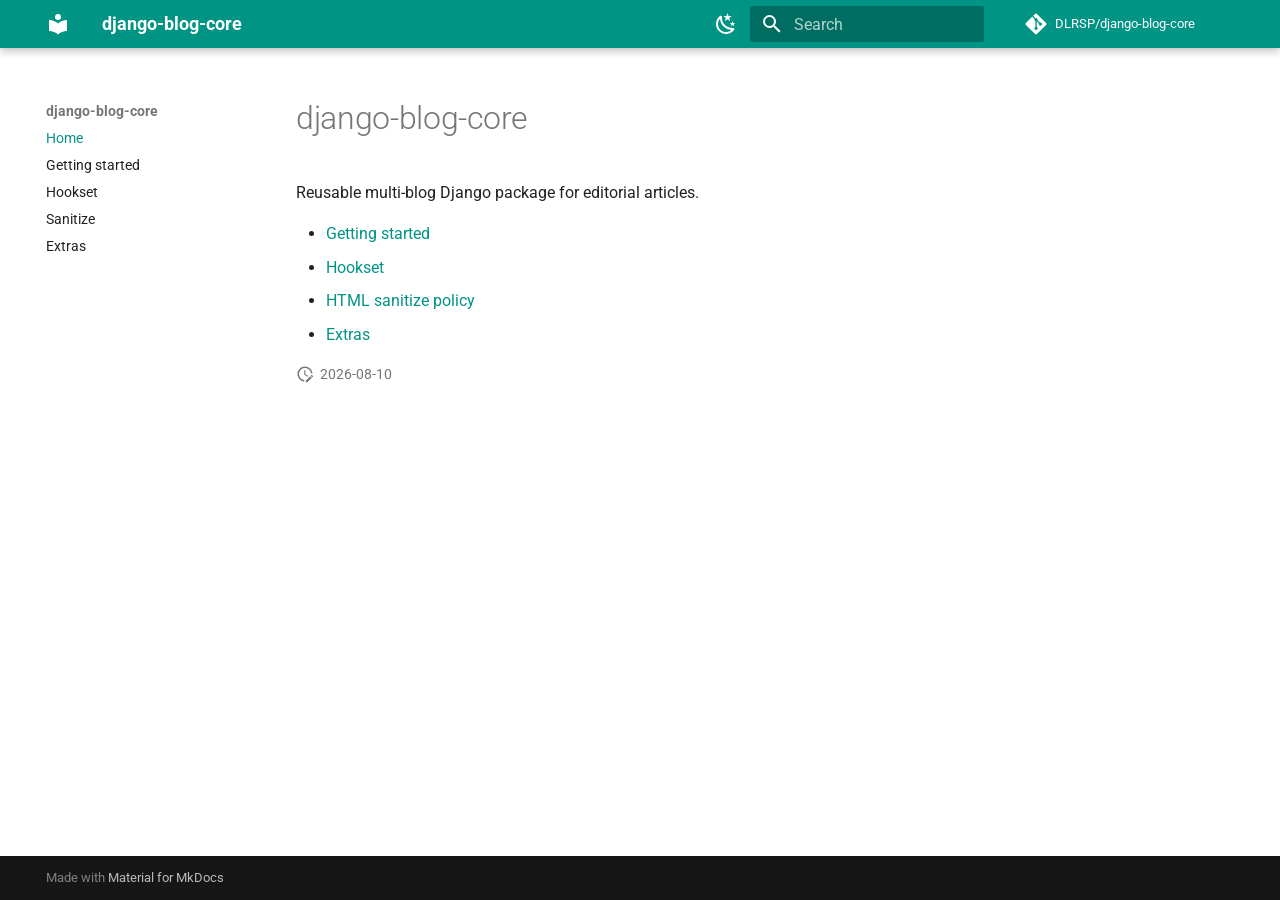
<file: index.html>
<!doctype html>
<html lang="en" class="no-js">
  <head>
    
      <meta charset="utf-8">
      <meta name="viewport" content="width=device-width,initial-scale=1">
      
        <meta name="description" content="Reusable multi-blog Django app with feeds and hookset.">
      
      
      
        <link rel="canonical" href="https://dlrsp.github.io/django-blog-core/">
      
      
      
        <link rel="next" href="getting-started/">
      
      
        
      
      
      <link rel="icon" href="assets/images/favicon.png">
      <meta name="generator" content="mkdocs-1.6.1, mkdocs-material-9.7.1">
    
    
      
        <title>django-blog-core</title>
      
    
    
      <link rel="stylesheet" href="assets/stylesheets/main.484c7ddc.min.css">
      
        
        <link rel="stylesheet" href="assets/stylesheets/palette.ab4e12ef.min.css">
      
      


    
    
      
    
    
      
        
        
        <link rel="preconnect" href="https://fonts.gstatic.com" crossorigin>
        <link rel="stylesheet" href="https://fonts.googleapis.com/css?family=Roboto:300,300i,400,400i,700,700i%7CRoboto+Mono:400,400i,700,700i&display=fallback">
        <style>:root{--md-text-font:"Roboto";--md-code-font:"Roboto Mono"}</style>
      
    
    
    <script>__md_scope=new URL(".",location),__md_hash=e=>[...e].reduce(((e,_)=>(e<<5)-e+_.charCodeAt(0)),0),__md_get=(e,_=localStorage,t=__md_scope)=>JSON.parse(_.getItem(t.pathname+"."+e)),__md_set=(e,_,t=localStorage,a=__md_scope)=>{try{t.setItem(a.pathname+"."+e,JSON.stringify(_))}catch(e){}}</script>
    
      

    
    
  </head>
  
  
    
    
      
    
    
    
    
    <body dir="ltr" data-md-color-scheme="default" data-md-color-primary="teal" data-md-color-accent="indigo">
  
    
    <input class="md-toggle" data-md-toggle="drawer" type="checkbox" id="__drawer" autocomplete="off">
    <input class="md-toggle" data-md-toggle="search" type="checkbox" id="__search" autocomplete="off">
    <label class="md-overlay" for="__drawer"></label>
    <div data-md-component="skip">
      
        
        <a href="#django-blog-core" class="md-skip">
          Skip to content
        </a>
      
    </div>
    <div data-md-component="announce">
      
    </div>
    
    
      

  

<header class="md-header md-header--shadow" data-md-component="header">
  <nav class="md-header__inner md-grid" aria-label="Header">
    <a href="." title="django-blog-core" class="md-header__button md-logo" aria-label="django-blog-core" data-md-component="logo">
      
  
  <svg xmlns="http://www.w3.org/2000/svg" viewBox="0 0 24 24"><path d="M12 8a3 3 0 0 0 3-3 3 3 0 0 0-3-3 3 3 0 0 0-3 3 3 3 0 0 0 3 3m0 3.54C9.64 9.35 6.5 8 3 8v11c3.5 0 6.64 1.35 9 3.54 2.36-2.19 5.5-3.54 9-3.54V8c-3.5 0-6.64 1.35-9 3.54"/></svg>

    </a>
    <label class="md-header__button md-icon" for="__drawer">
      
      <svg xmlns="http://www.w3.org/2000/svg" viewBox="0 0 24 24"><path d="M3 6h18v2H3zm0 5h18v2H3zm0 5h18v2H3z"/></svg>
    </label>
    <div class="md-header__title" data-md-component="header-title">
      <div class="md-header__ellipsis">
        <div class="md-header__topic">
          <span class="md-ellipsis">
            django-blog-core
          </span>
        </div>
        <div class="md-header__topic" data-md-component="header-topic">
          <span class="md-ellipsis">
            
              Home
            
          </span>
        </div>
      </div>
    </div>
    
      
        <form class="md-header__option" data-md-component="palette">
  
    
    
    
    <input class="md-option" data-md-color-media="" data-md-color-scheme="default" data-md-color-primary="teal" data-md-color-accent="indigo"  aria-label="Switch to dark mode"  type="radio" name="__palette" id="__palette_0">
    
      <label class="md-header__button md-icon" title="Switch to dark mode" for="__palette_1" hidden>
        <svg xmlns="http://www.w3.org/2000/svg" viewBox="0 0 24 24"><path d="m17.75 4.09-2.53 1.94.91 3.06-2.63-1.81-2.63 1.81.91-3.06-2.53-1.94L12.44 4l1.06-3 1.06 3zm3.5 6.91-1.64 1.25.59 1.98-1.7-1.17-1.7 1.17.59-1.98L15.75 11l2.06-.05L18.5 9l.69 1.95zm-2.28 4.95c.83-.08 1.72 1.1 1.19 1.85-.32.45-.66.87-1.08 1.27C15.17 23 8.84 23 4.94 19.07c-3.91-3.9-3.91-10.24 0-14.14.4-.4.82-.76 1.27-1.08.75-.53 1.93.36 1.85 1.19-.27 2.86.69 5.83 2.89 8.02a9.96 9.96 0 0 0 8.02 2.89m-1.64 2.02a12.08 12.08 0 0 1-7.8-3.47c-2.17-2.19-3.33-5-3.49-7.82-2.81 3.14-2.7 7.96.31 10.98 3.02 3.01 7.84 3.12 10.98.31"/></svg>
      </label>
    
  
    
    
    
    <input class="md-option" data-md-color-media="" data-md-color-scheme="slate" data-md-color-primary="teal" data-md-color-accent="indigo"  aria-label="Switch to light mode"  type="radio" name="__palette" id="__palette_1">
    
      <label class="md-header__button md-icon" title="Switch to light mode" for="__palette_0" hidden>
        <svg xmlns="http://www.w3.org/2000/svg" viewBox="0 0 24 24"><path d="M12 7a5 5 0 0 1 5 5 5 5 0 0 1-5 5 5 5 0 0 1-5-5 5 5 0 0 1 5-5m0 2a3 3 0 0 0-3 3 3 3 0 0 0 3 3 3 3 0 0 0 3-3 3 3 0 0 0-3-3m0-7 2.39 3.42C13.65 5.15 12.84 5 12 5s-1.65.15-2.39.42zM3.34 7l4.16-.35A7.2 7.2 0 0 0 5.94 8.5c-.44.74-.69 1.5-.83 2.29zm.02 10 1.76-3.77a7.131 7.131 0 0 0 2.38 4.14zM20.65 7l-1.77 3.79a7.02 7.02 0 0 0-2.38-4.15zm-.01 10-4.14.36c.59-.51 1.12-1.14 1.54-1.86.42-.73.69-1.5.83-2.29zM12 22l-2.41-3.44c.74.27 1.55.44 2.41.44.82 0 1.63-.17 2.37-.44z"/></svg>
      </label>
    
  
</form>
      
    
    
      <script>var palette=__md_get("__palette");if(palette&&palette.color){if("(prefers-color-scheme)"===palette.color.media){var media=matchMedia("(prefers-color-scheme: light)"),input=document.querySelector(media.matches?"[data-md-color-media='(prefers-color-scheme: light)']":"[data-md-color-media='(prefers-color-scheme: dark)']");palette.color.media=input.getAttribute("data-md-color-media"),palette.color.scheme=input.getAttribute("data-md-color-scheme"),palette.color.primary=input.getAttribute("data-md-color-primary"),palette.color.accent=input.getAttribute("data-md-color-accent")}for(var[key,value]of Object.entries(palette.color))document.body.setAttribute("data-md-color-"+key,value)}</script>
    
    
    
      
      
        <label class="md-header__button md-icon" for="__search">
          
          <svg xmlns="http://www.w3.org/2000/svg" viewBox="0 0 24 24"><path d="M9.5 3A6.5 6.5 0 0 1 16 9.5c0 1.61-.59 3.09-1.56 4.23l.27.27h.79l5 5-1.5 1.5-5-5v-.79l-.27-.27A6.52 6.52 0 0 1 9.5 16 6.5 6.5 0 0 1 3 9.5 6.5 6.5 0 0 1 9.5 3m0 2C7 5 5 7 5 9.5S7 14 9.5 14 14 12 14 9.5 12 5 9.5 5"/></svg>
        </label>
        <div class="md-search" data-md-component="search" role="dialog">
  <label class="md-search__overlay" for="__search"></label>
  <div class="md-search__inner" role="search">
    <form class="md-search__form" name="search">
      <input type="text" class="md-search__input" name="query" aria-label="Search" placeholder="Search" autocapitalize="off" autocorrect="off" autocomplete="off" spellcheck="false" data-md-component="search-query" required>
      <label class="md-search__icon md-icon" for="__search">
        
        <svg xmlns="http://www.w3.org/2000/svg" viewBox="0 0 24 24"><path d="M9.5 3A6.5 6.5 0 0 1 16 9.5c0 1.61-.59 3.09-1.56 4.23l.27.27h.79l5 5-1.5 1.5-5-5v-.79l-.27-.27A6.52 6.52 0 0 1 9.5 16 6.5 6.5 0 0 1 3 9.5 6.5 6.5 0 0 1 9.5 3m0 2C7 5 5 7 5 9.5S7 14 9.5 14 14 12 14 9.5 12 5 9.5 5"/></svg>
        
        <svg xmlns="http://www.w3.org/2000/svg" viewBox="0 0 24 24"><path d="M20 11v2H8l5.5 5.5-1.42 1.42L4.16 12l7.92-7.92L13.5 5.5 8 11z"/></svg>
      </label>
      <nav class="md-search__options" aria-label="Search">
        
        <button type="reset" class="md-search__icon md-icon" title="Clear" aria-label="Clear" tabindex="-1">
          
          <svg xmlns="http://www.w3.org/2000/svg" viewBox="0 0 24 24"><path d="M19 6.41 17.59 5 12 10.59 6.41 5 5 6.41 10.59 12 5 17.59 6.41 19 12 13.41 17.59 19 19 17.59 13.41 12z"/></svg>
        </button>
      </nav>
      
    </form>
    <div class="md-search__output">
      <div class="md-search__scrollwrap" tabindex="0" data-md-scrollfix>
        <div class="md-search-result" data-md-component="search-result">
          <div class="md-search-result__meta">
            Initializing search
          </div>
          <ol class="md-search-result__list" role="presentation"></ol>
        </div>
      </div>
    </div>
  </div>
</div>
      
    
    
      <div class="md-header__source">
        <a href="https://github.com/DLRSP/django-blog-core" title="Go to repository" class="md-source" data-md-component="source">
  <div class="md-source__icon md-icon">
    
    <svg xmlns="http://www.w3.org/2000/svg" viewBox="0 0 448 512"><!--! Font Awesome Free 7.1.0 by @fontawesome - https://fontawesome.com License - https://fontawesome.com/license/free (Icons: CC BY 4.0, Fonts: SIL OFL 1.1, Code: MIT License) Copyright 2025 Fonticons, Inc.--><path d="M439.6 236.1 244 40.5c-5.4-5.5-12.8-8.5-20.4-8.5s-15 3-20.4 8.4L162.5 81l51.5 51.5c27.1-9.1 52.7 16.8 43.4 43.7l49.7 49.7c34.2-11.8 61.2 31 35.5 56.7-26.5 26.5-70.2-2.9-56-37.3L240.3 199v121.9c25.3 12.5 22.3 41.8 9.1 55-6.4 6.4-15.2 10.1-24.3 10.1s-17.8-3.6-24.3-10.1c-17.6-17.6-11.1-46.9 11.2-56v-123c-20.8-8.5-24.6-30.7-18.6-45L142.6 101 8.5 235.1C3 240.6 0 247.9 0 255.5s3 15 8.5 20.4l195.6 195.7c5.4 5.4 12.7 8.4 20.4 8.4s15-3 20.4-8.4l194.7-194.7c5.4-5.4 8.4-12.8 8.4-20.4s-3-15-8.4-20.4"/></svg>
  </div>
  <div class="md-source__repository">
    DLRSP/django-blog-core
  </div>
</a>
      </div>
    
  </nav>
  
</header>
    
    <div class="md-container" data-md-component="container">
      
      
        
          
        
      
      <main class="md-main" data-md-component="main">
        <div class="md-main__inner md-grid">
          
            
              
              <div class="md-sidebar md-sidebar--primary" data-md-component="sidebar" data-md-type="navigation" >
                <div class="md-sidebar__scrollwrap">
                  <div class="md-sidebar__inner">
                    



<nav class="md-nav md-nav--primary" aria-label="Navigation" data-md-level="0">
  <label class="md-nav__title" for="__drawer">
    <a href="." title="django-blog-core" class="md-nav__button md-logo" aria-label="django-blog-core" data-md-component="logo">
      
  
  <svg xmlns="http://www.w3.org/2000/svg" viewBox="0 0 24 24"><path d="M12 8a3 3 0 0 0 3-3 3 3 0 0 0-3-3 3 3 0 0 0-3 3 3 3 0 0 0 3 3m0 3.54C9.64 9.35 6.5 8 3 8v11c3.5 0 6.64 1.35 9 3.54 2.36-2.19 5.5-3.54 9-3.54V8c-3.5 0-6.64 1.35-9 3.54"/></svg>

    </a>
    django-blog-core
  </label>
  
    <div class="md-nav__source">
      <a href="https://github.com/DLRSP/django-blog-core" title="Go to repository" class="md-source" data-md-component="source">
  <div class="md-source__icon md-icon">
    
    <svg xmlns="http://www.w3.org/2000/svg" viewBox="0 0 448 512"><!--! Font Awesome Free 7.1.0 by @fontawesome - https://fontawesome.com License - https://fontawesome.com/license/free (Icons: CC BY 4.0, Fonts: SIL OFL 1.1, Code: MIT License) Copyright 2025 Fonticons, Inc.--><path d="M439.6 236.1 244 40.5c-5.4-5.5-12.8-8.5-20.4-8.5s-15 3-20.4 8.4L162.5 81l51.5 51.5c27.1-9.1 52.7 16.8 43.4 43.7l49.7 49.7c34.2-11.8 61.2 31 35.5 56.7-26.5 26.5-70.2-2.9-56-37.3L240.3 199v121.9c25.3 12.5 22.3 41.8 9.1 55-6.4 6.4-15.2 10.1-24.3 10.1s-17.8-3.6-24.3-10.1c-17.6-17.6-11.1-46.9 11.2-56v-123c-20.8-8.5-24.6-30.7-18.6-45L142.6 101 8.5 235.1C3 240.6 0 247.9 0 255.5s3 15 8.5 20.4l195.6 195.7c5.4 5.4 12.7 8.4 20.4 8.4s15-3 20.4-8.4l194.7-194.7c5.4-5.4 8.4-12.8 8.4-20.4s-3-15-8.4-20.4"/></svg>
  </div>
  <div class="md-source__repository">
    DLRSP/django-blog-core
  </div>
</a>
    </div>
  
  <ul class="md-nav__list" data-md-scrollfix>
    
      
      
  
  
    
  
  
  
    <li class="md-nav__item md-nav__item--active">
      
      <input class="md-nav__toggle md-toggle" type="checkbox" id="__toc">
      
      
        
      
      
      <a href="." class="md-nav__link md-nav__link--active">
        
  
  
  <span class="md-ellipsis">
    
  
    Home
  

    
  </span>
  
  

      </a>
      
    </li>
  

    
      
      
  
  
  
  
    <li class="md-nav__item">
      <a href="getting-started/" class="md-nav__link">
        
  
  
  <span class="md-ellipsis">
    
  
    Getting started
  

    
  </span>
  
  

      </a>
    </li>
  

    
      
      
  
  
  
  
    <li class="md-nav__item">
      <a href="hookset/" class="md-nav__link">
        
  
  
  <span class="md-ellipsis">
    
  
    Hookset
  

    
  </span>
  
  

      </a>
    </li>
  

    
      
      
  
  
  
  
    <li class="md-nav__item">
      <a href="sanitize/" class="md-nav__link">
        
  
  
  <span class="md-ellipsis">
    
  
    Sanitize
  

    
  </span>
  
  

      </a>
    </li>
  

    
      
      
  
  
  
  
    <li class="md-nav__item">
      <a href="extras/" class="md-nav__link">
        
  
  
  <span class="md-ellipsis">
    
  
    Extras
  

    
  </span>
  
  

      </a>
    </li>
  

    
  </ul>
</nav>
                  </div>
                </div>
              </div>
            
            
              
              <div class="md-sidebar md-sidebar--secondary" data-md-component="sidebar" data-md-type="toc" >
                <div class="md-sidebar__scrollwrap">
                  <div class="md-sidebar__inner">
                    

<nav class="md-nav md-nav--secondary" aria-label="Table of contents">
  
  
  
    
  
  
</nav>
                  </div>
                </div>
              </div>
            
          
          
            <div class="md-content" data-md-component="content">
              
              <article class="md-content__inner md-typeset">
                
                  


  
  


<h1 id="django-blog-core">django-blog-core<a class="headerlink" href="#django-blog-core" title="Permanent link">&para;</a></h1>
<p>Reusable multi-blog Django package for editorial articles.</p>
<ul>
<li><a href="getting-started/">Getting started</a></li>
<li><a href="hookset/">Hookset</a></li>
<li><a href="sanitize/">HTML sanitize policy</a></li>
<li><a href="extras/">Extras</a></li>
</ul>







  
    
  
  


  <aside class="md-source-file">
    
      
  <span class="md-source-file__fact">
    <span class="md-icon" title="Last update">
      <svg xmlns="http://www.w3.org/2000/svg" viewBox="0 0 24 24"><path d="M21 13.1c-.1 0-.3.1-.4.2l-1 1 2.1 2.1 1-1c.2-.2.2-.6 0-.8l-1.3-1.3c-.1-.1-.2-.2-.4-.2m-1.9 1.8-6.1 6V23h2.1l6.1-6.1zM12.5 7v5.2l4 2.4-1 1L11 13V7zM11 21.9c-5.1-.5-9-4.8-9-9.9C2 6.5 6.5 2 12 2c5.3 0 9.6 4.1 10 9.3-.3-.1-.6-.2-1-.2s-.7.1-1 .2C19.6 7.2 16.2 4 12 4c-4.4 0-8 3.6-8 8 0 4.1 3.1 7.5 7.1 7.9l-.1.2z"/></svg>
    </span>
    2026-08-10
  </span>

    
    
    
    
  </aside>





                
              </article>
            </div>
          
          
<script>var target=document.getElementById(location.hash.slice(1));target&&target.name&&(target.checked=target.name.startsWith("__tabbed_"))</script>
        </div>
        
          <button type="button" class="md-top md-icon" data-md-component="top" hidden>
  
  <svg xmlns="http://www.w3.org/2000/svg" viewBox="0 0 24 24"><path d="M13 20h-2V8l-5.5 5.5-1.42-1.42L12 4.16l7.92 7.92-1.42 1.42L13 8z"/></svg>
  Back to top
</button>
        
      </main>
      
        <footer class="md-footer">
  
  <div class="md-footer-meta md-typeset">
    <div class="md-footer-meta__inner md-grid">
      <div class="md-copyright">
  
  
    Made with
    <a href="https://squidfunk.github.io/mkdocs-material/" target="_blank" rel="noopener">
      Material for MkDocs
    </a>
  
</div>
      
    </div>
  </div>
</footer>
      
    </div>
    <div class="md-dialog" data-md-component="dialog">
      <div class="md-dialog__inner md-typeset"></div>
    </div>
    
    
    
      
      
      <script id="__config" type="application/json">{"annotate": null, "base": ".", "features": ["navigation.sections", "navigation.top", "content.code.copy"], "search": "assets/javascripts/workers/search.2c215733.min.js", "tags": null, "translations": {"clipboard.copied": "Copied to clipboard", "clipboard.copy": "Copy to clipboard", "search.result.more.one": "1 more on this page", "search.result.more.other": "# more on this page", "search.result.none": "No matching documents", "search.result.one": "1 matching document", "search.result.other": "# matching documents", "search.result.placeholder": "Type to start searching", "search.result.term.missing": "Missing", "select.version": "Select version"}, "version": null}</script>
    
    
      <script src="assets/javascripts/bundle.79ae519e.min.js"></script>
      
    
  </body>
</html>
</file>
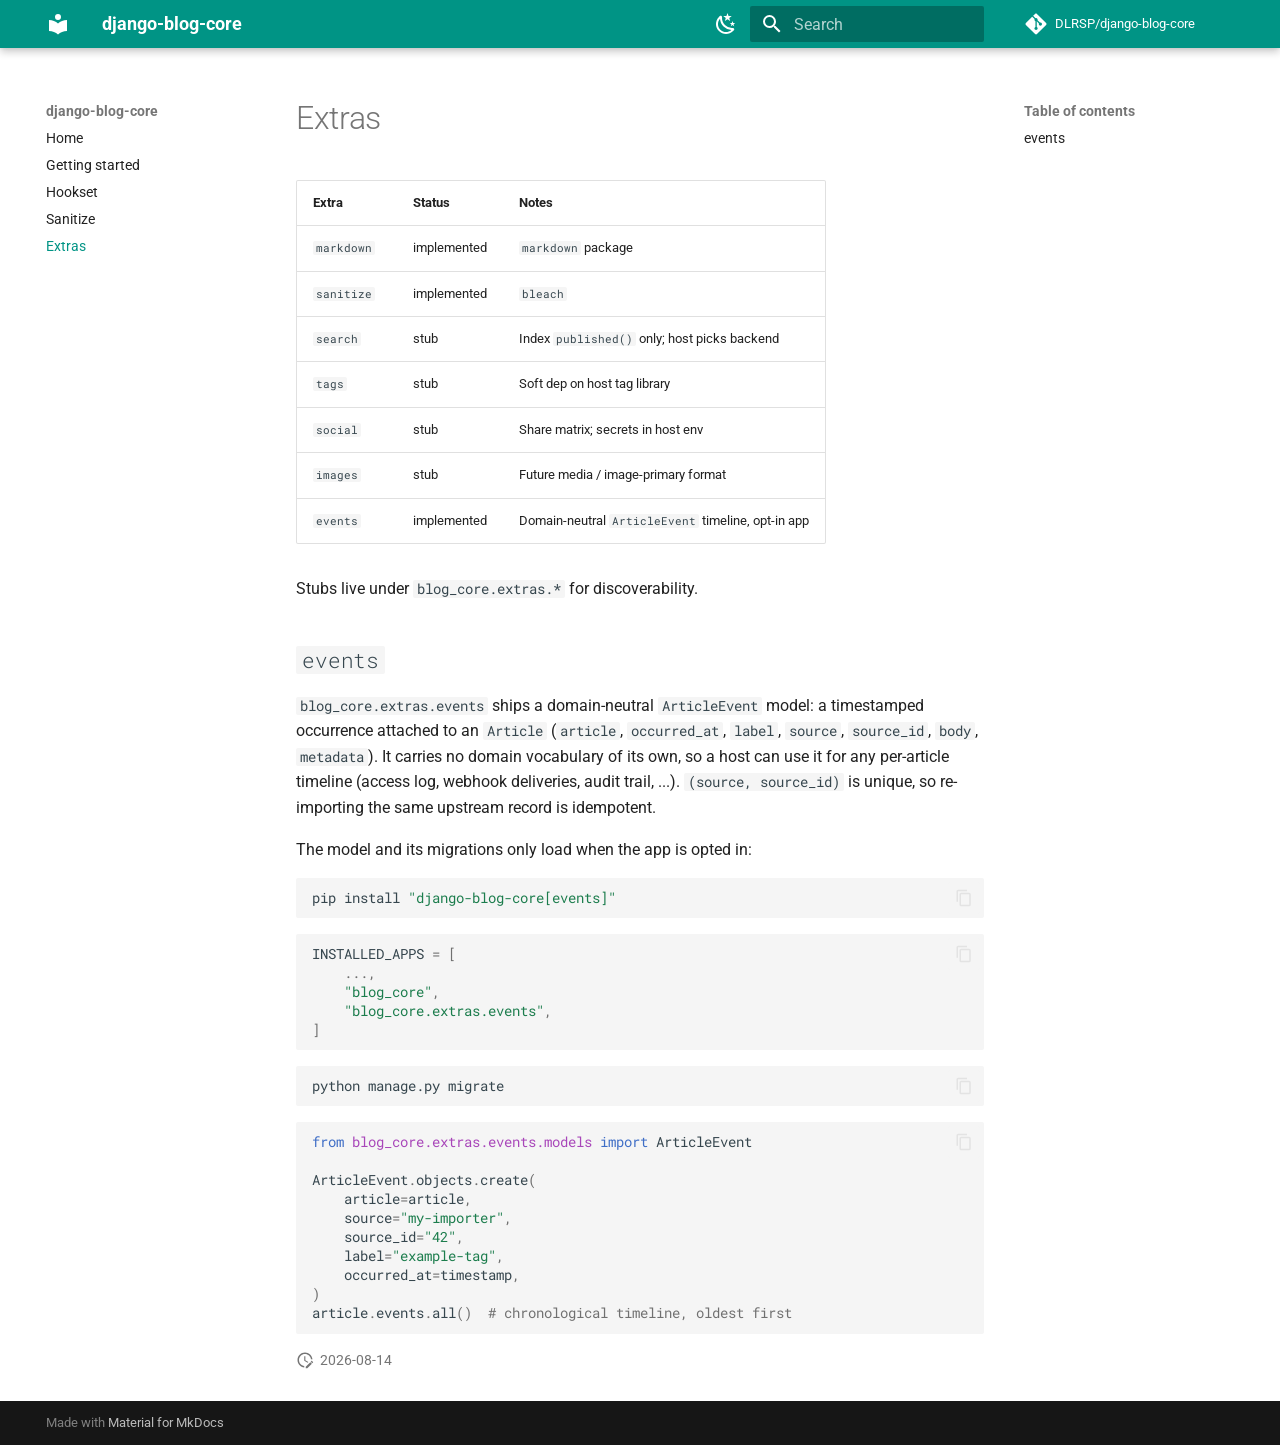
<file: extras/index.html>
<!doctype html>
<html lang="en" class="no-js">
  <head>
    
      <meta charset="utf-8">
      <meta name="viewport" content="width=device-width,initial-scale=1">
      
        <meta name="description" content="Reusable multi-blog Django app with feeds and hookset.">
      
      
      
        <link rel="canonical" href="https://dlrsp.github.io/django-blog-core/extras/">
      
      
        <link rel="prev" href="../sanitize/">
      
      
      
        
      
      
      <link rel="icon" href="../assets/images/favicon.png">
      <meta name="generator" content="mkdocs-1.6.1, mkdocs-material-9.7.1">
    
    
      
        <title>Extras - django-blog-core</title>
      
    
    
      <link rel="stylesheet" href="../assets/stylesheets/main.484c7ddc.min.css">
      
        
        <link rel="stylesheet" href="../assets/stylesheets/palette.ab4e12ef.min.css">
      
      


    
    
      
    
    
      
        
        
        <link rel="preconnect" href="https://fonts.gstatic.com" crossorigin>
        <link rel="stylesheet" href="https://fonts.googleapis.com/css?family=Roboto:300,300i,400,400i,700,700i%7CRoboto+Mono:400,400i,700,700i&display=fallback">
        <style>:root{--md-text-font:"Roboto";--md-code-font:"Roboto Mono"}</style>
      
    
    
    <script>__md_scope=new URL("..",location),__md_hash=e=>[...e].reduce(((e,_)=>(e<<5)-e+_.charCodeAt(0)),0),__md_get=(e,_=localStorage,t=__md_scope)=>JSON.parse(_.getItem(t.pathname+"."+e)),__md_set=(e,_,t=localStorage,a=__md_scope)=>{try{t.setItem(a.pathname+"."+e,JSON.stringify(_))}catch(e){}}</script>
    
      

    
    
  </head>
  
  
    
    
      
    
    
    
    
    <body dir="ltr" data-md-color-scheme="default" data-md-color-primary="teal" data-md-color-accent="indigo">
  
    
    <input class="md-toggle" data-md-toggle="drawer" type="checkbox" id="__drawer" autocomplete="off">
    <input class="md-toggle" data-md-toggle="search" type="checkbox" id="__search" autocomplete="off">
    <label class="md-overlay" for="__drawer"></label>
    <div data-md-component="skip">
      
        
        <a href="#extras" class="md-skip">
          Skip to content
        </a>
      
    </div>
    <div data-md-component="announce">
      
    </div>
    
    
      

  

<header class="md-header md-header--shadow" data-md-component="header">
  <nav class="md-header__inner md-grid" aria-label="Header">
    <a href=".." title="django-blog-core" class="md-header__button md-logo" aria-label="django-blog-core" data-md-component="logo">
      
  
  <svg xmlns="http://www.w3.org/2000/svg" viewBox="0 0 24 24"><path d="M12 8a3 3 0 0 0 3-3 3 3 0 0 0-3-3 3 3 0 0 0-3 3 3 3 0 0 0 3 3m0 3.54C9.64 9.35 6.5 8 3 8v11c3.5 0 6.64 1.35 9 3.54 2.36-2.19 5.5-3.54 9-3.54V8c-3.5 0-6.64 1.35-9 3.54"/></svg>

    </a>
    <label class="md-header__button md-icon" for="__drawer">
      
      <svg xmlns="http://www.w3.org/2000/svg" viewBox="0 0 24 24"><path d="M3 6h18v2H3zm0 5h18v2H3zm0 5h18v2H3z"/></svg>
    </label>
    <div class="md-header__title" data-md-component="header-title">
      <div class="md-header__ellipsis">
        <div class="md-header__topic">
          <span class="md-ellipsis">
            django-blog-core
          </span>
        </div>
        <div class="md-header__topic" data-md-component="header-topic">
          <span class="md-ellipsis">
            
              Extras
            
          </span>
        </div>
      </div>
    </div>
    
      
        <form class="md-header__option" data-md-component="palette">
  
    
    
    
    <input class="md-option" data-md-color-media="" data-md-color-scheme="default" data-md-color-primary="teal" data-md-color-accent="indigo"  aria-label="Switch to dark mode"  type="radio" name="__palette" id="__palette_0">
    
      <label class="md-header__button md-icon" title="Switch to dark mode" for="__palette_1" hidden>
        <svg xmlns="http://www.w3.org/2000/svg" viewBox="0 0 24 24"><path d="m17.75 4.09-2.53 1.94.91 3.06-2.63-1.81-2.63 1.81.91-3.06-2.53-1.94L12.44 4l1.06-3 1.06 3zm3.5 6.91-1.64 1.25.59 1.98-1.7-1.17-1.7 1.17.59-1.98L15.75 11l2.06-.05L18.5 9l.69 1.95zm-2.28 4.95c.83-.08 1.72 1.1 1.19 1.85-.32.45-.66.87-1.08 1.27C15.17 23 8.84 23 4.94 19.07c-3.91-3.9-3.91-10.24 0-14.14.4-.4.82-.76 1.27-1.08.75-.53 1.93.36 1.85 1.19-.27 2.86.69 5.83 2.89 8.02a9.96 9.96 0 0 0 8.02 2.89m-1.64 2.02a12.08 12.08 0 0 1-7.8-3.47c-2.17-2.19-3.33-5-3.49-7.82-2.81 3.14-2.7 7.96.31 10.98 3.02 3.01 7.84 3.12 10.98.31"/></svg>
      </label>
    
  
    
    
    
    <input class="md-option" data-md-color-media="" data-md-color-scheme="slate" data-md-color-primary="teal" data-md-color-accent="indigo"  aria-label="Switch to light mode"  type="radio" name="__palette" id="__palette_1">
    
      <label class="md-header__button md-icon" title="Switch to light mode" for="__palette_0" hidden>
        <svg xmlns="http://www.w3.org/2000/svg" viewBox="0 0 24 24"><path d="M12 7a5 5 0 0 1 5 5 5 5 0 0 1-5 5 5 5 0 0 1-5-5 5 5 0 0 1 5-5m0 2a3 3 0 0 0-3 3 3 3 0 0 0 3 3 3 3 0 0 0 3-3 3 3 0 0 0-3-3m0-7 2.39 3.42C13.65 5.15 12.84 5 12 5s-1.65.15-2.39.42zM3.34 7l4.16-.35A7.2 7.2 0 0 0 5.94 8.5c-.44.74-.69 1.5-.83 2.29zm.02 10 1.76-3.77a7.131 7.131 0 0 0 2.38 4.14zM20.65 7l-1.77 3.79a7.02 7.02 0 0 0-2.38-4.15zm-.01 10-4.14.36c.59-.51 1.12-1.14 1.54-1.86.42-.73.69-1.5.83-2.29zM12 22l-2.41-3.44c.74.27 1.55.44 2.41.44.82 0 1.63-.17 2.37-.44z"/></svg>
      </label>
    
  
</form>
      
    
    
      <script>var palette=__md_get("__palette");if(palette&&palette.color){if("(prefers-color-scheme)"===palette.color.media){var media=matchMedia("(prefers-color-scheme: light)"),input=document.querySelector(media.matches?"[data-md-color-media='(prefers-color-scheme: light)']":"[data-md-color-media='(prefers-color-scheme: dark)']");palette.color.media=input.getAttribute("data-md-color-media"),palette.color.scheme=input.getAttribute("data-md-color-scheme"),palette.color.primary=input.getAttribute("data-md-color-primary"),palette.color.accent=input.getAttribute("data-md-color-accent")}for(var[key,value]of Object.entries(palette.color))document.body.setAttribute("data-md-color-"+key,value)}</script>
    
    
    
      
      
        <label class="md-header__button md-icon" for="__search">
          
          <svg xmlns="http://www.w3.org/2000/svg" viewBox="0 0 24 24"><path d="M9.5 3A6.5 6.5 0 0 1 16 9.5c0 1.61-.59 3.09-1.56 4.23l.27.27h.79l5 5-1.5 1.5-5-5v-.79l-.27-.27A6.52 6.52 0 0 1 9.5 16 6.5 6.5 0 0 1 3 9.5 6.5 6.5 0 0 1 9.5 3m0 2C7 5 5 7 5 9.5S7 14 9.5 14 14 12 14 9.5 12 5 9.5 5"/></svg>
        </label>
        <div class="md-search" data-md-component="search" role="dialog">
  <label class="md-search__overlay" for="__search"></label>
  <div class="md-search__inner" role="search">
    <form class="md-search__form" name="search">
      <input type="text" class="md-search__input" name="query" aria-label="Search" placeholder="Search" autocapitalize="off" autocorrect="off" autocomplete="off" spellcheck="false" data-md-component="search-query" required>
      <label class="md-search__icon md-icon" for="__search">
        
        <svg xmlns="http://www.w3.org/2000/svg" viewBox="0 0 24 24"><path d="M9.5 3A6.5 6.5 0 0 1 16 9.5c0 1.61-.59 3.09-1.56 4.23l.27.27h.79l5 5-1.5 1.5-5-5v-.79l-.27-.27A6.52 6.52 0 0 1 9.5 16 6.5 6.5 0 0 1 3 9.5 6.5 6.5 0 0 1 9.5 3m0 2C7 5 5 7 5 9.5S7 14 9.5 14 14 12 14 9.5 12 5 9.5 5"/></svg>
        
        <svg xmlns="http://www.w3.org/2000/svg" viewBox="0 0 24 24"><path d="M20 11v2H8l5.5 5.5-1.42 1.42L4.16 12l7.92-7.92L13.5 5.5 8 11z"/></svg>
      </label>
      <nav class="md-search__options" aria-label="Search">
        
        <button type="reset" class="md-search__icon md-icon" title="Clear" aria-label="Clear" tabindex="-1">
          
          <svg xmlns="http://www.w3.org/2000/svg" viewBox="0 0 24 24"><path d="M19 6.41 17.59 5 12 10.59 6.41 5 5 6.41 10.59 12 5 17.59 6.41 19 12 13.41 17.59 19 19 17.59 13.41 12z"/></svg>
        </button>
      </nav>
      
    </form>
    <div class="md-search__output">
      <div class="md-search__scrollwrap" tabindex="0" data-md-scrollfix>
        <div class="md-search-result" data-md-component="search-result">
          <div class="md-search-result__meta">
            Initializing search
          </div>
          <ol class="md-search-result__list" role="presentation"></ol>
        </div>
      </div>
    </div>
  </div>
</div>
      
    
    
      <div class="md-header__source">
        <a href="https://github.com/DLRSP/django-blog-core" title="Go to repository" class="md-source" data-md-component="source">
  <div class="md-source__icon md-icon">
    
    <svg xmlns="http://www.w3.org/2000/svg" viewBox="0 0 448 512"><!--! Font Awesome Free 7.1.0 by @fontawesome - https://fontawesome.com License - https://fontawesome.com/license/free (Icons: CC BY 4.0, Fonts: SIL OFL 1.1, Code: MIT License) Copyright 2025 Fonticons, Inc.--><path d="M439.6 236.1 244 40.5c-5.4-5.5-12.8-8.5-20.4-8.5s-15 3-20.4 8.4L162.5 81l51.5 51.5c27.1-9.1 52.7 16.8 43.4 43.7l49.7 49.7c34.2-11.8 61.2 31 35.5 56.7-26.5 26.5-70.2-2.9-56-37.3L240.3 199v121.9c25.3 12.5 22.3 41.8 9.1 55-6.4 6.4-15.2 10.1-24.3 10.1s-17.8-3.6-24.3-10.1c-17.6-17.6-11.1-46.9 11.2-56v-123c-20.8-8.5-24.6-30.7-18.6-45L142.6 101 8.5 235.1C3 240.6 0 247.9 0 255.5s3 15 8.5 20.4l195.6 195.7c5.4 5.4 12.7 8.4 20.4 8.4s15-3 20.4-8.4l194.7-194.7c5.4-5.4 8.4-12.8 8.4-20.4s-3-15-8.4-20.4"/></svg>
  </div>
  <div class="md-source__repository">
    DLRSP/django-blog-core
  </div>
</a>
      </div>
    
  </nav>
  
</header>
    
    <div class="md-container" data-md-component="container">
      
      
        
          
        
      
      <main class="md-main" data-md-component="main">
        <div class="md-main__inner md-grid">
          
            
              
              <div class="md-sidebar md-sidebar--primary" data-md-component="sidebar" data-md-type="navigation" >
                <div class="md-sidebar__scrollwrap">
                  <div class="md-sidebar__inner">
                    



<nav class="md-nav md-nav--primary" aria-label="Navigation" data-md-level="0">
  <label class="md-nav__title" for="__drawer">
    <a href=".." title="django-blog-core" class="md-nav__button md-logo" aria-label="django-blog-core" data-md-component="logo">
      
  
  <svg xmlns="http://www.w3.org/2000/svg" viewBox="0 0 24 24"><path d="M12 8a3 3 0 0 0 3-3 3 3 0 0 0-3-3 3 3 0 0 0-3 3 3 3 0 0 0 3 3m0 3.54C9.64 9.35 6.5 8 3 8v11c3.5 0 6.64 1.35 9 3.54 2.36-2.19 5.5-3.54 9-3.54V8c-3.5 0-6.64 1.35-9 3.54"/></svg>

    </a>
    django-blog-core
  </label>
  
    <div class="md-nav__source">
      <a href="https://github.com/DLRSP/django-blog-core" title="Go to repository" class="md-source" data-md-component="source">
  <div class="md-source__icon md-icon">
    
    <svg xmlns="http://www.w3.org/2000/svg" viewBox="0 0 448 512"><!--! Font Awesome Free 7.1.0 by @fontawesome - https://fontawesome.com License - https://fontawesome.com/license/free (Icons: CC BY 4.0, Fonts: SIL OFL 1.1, Code: MIT License) Copyright 2025 Fonticons, Inc.--><path d="M439.6 236.1 244 40.5c-5.4-5.5-12.8-8.5-20.4-8.5s-15 3-20.4 8.4L162.5 81l51.5 51.5c27.1-9.1 52.7 16.8 43.4 43.7l49.7 49.7c34.2-11.8 61.2 31 35.5 56.7-26.5 26.5-70.2-2.9-56-37.3L240.3 199v121.9c25.3 12.5 22.3 41.8 9.1 55-6.4 6.4-15.2 10.1-24.3 10.1s-17.8-3.6-24.3-10.1c-17.6-17.6-11.1-46.9 11.2-56v-123c-20.8-8.5-24.6-30.7-18.6-45L142.6 101 8.5 235.1C3 240.6 0 247.9 0 255.5s3 15 8.5 20.4l195.6 195.7c5.4 5.4 12.7 8.4 20.4 8.4s15-3 20.4-8.4l194.7-194.7c5.4-5.4 8.4-12.8 8.4-20.4s-3-15-8.4-20.4"/></svg>
  </div>
  <div class="md-source__repository">
    DLRSP/django-blog-core
  </div>
</a>
    </div>
  
  <ul class="md-nav__list" data-md-scrollfix>
    
      
      
  
  
  
  
    <li class="md-nav__item">
      <a href=".." class="md-nav__link">
        
  
  
  <span class="md-ellipsis">
    
  
    Home
  

    
  </span>
  
  

      </a>
    </li>
  

    
      
      
  
  
  
  
    <li class="md-nav__item">
      <a href="../getting-started/" class="md-nav__link">
        
  
  
  <span class="md-ellipsis">
    
  
    Getting started
  

    
  </span>
  
  

      </a>
    </li>
  

    
      
      
  
  
  
  
    <li class="md-nav__item">
      <a href="../hookset/" class="md-nav__link">
        
  
  
  <span class="md-ellipsis">
    
  
    Hookset
  

    
  </span>
  
  

      </a>
    </li>
  

    
      
      
  
  
  
  
    <li class="md-nav__item">
      <a href="../sanitize/" class="md-nav__link">
        
  
  
  <span class="md-ellipsis">
    
  
    Sanitize
  

    
  </span>
  
  

      </a>
    </li>
  

    
      
      
  
  
    
  
  
  
    <li class="md-nav__item md-nav__item--active">
      
      <input class="md-nav__toggle md-toggle" type="checkbox" id="__toc">
      
      
        
      
      
        <label class="md-nav__link md-nav__link--active" for="__toc">
          
  
  
  <span class="md-ellipsis">
    
  
    Extras
  

    
  </span>
  
  

          <span class="md-nav__icon md-icon"></span>
        </label>
      
      <a href="./" class="md-nav__link md-nav__link--active">
        
  
  
  <span class="md-ellipsis">
    
  
    Extras
  

    
  </span>
  
  

      </a>
      
        

<nav class="md-nav md-nav--secondary" aria-label="Table of contents">
  
  
  
    
  
  
    <label class="md-nav__title" for="__toc">
      <span class="md-nav__icon md-icon"></span>
      Table of contents
    </label>
    <ul class="md-nav__list" data-md-component="toc" data-md-scrollfix>
      
        <li class="md-nav__item">
  <a href="#events" class="md-nav__link">
    <span class="md-ellipsis">
      
        events
      
    </span>
  </a>
  
</li>
      
    </ul>
  
</nav>
      
    </li>
  

    
  </ul>
</nav>
                  </div>
                </div>
              </div>
            
            
              
              <div class="md-sidebar md-sidebar--secondary" data-md-component="sidebar" data-md-type="toc" >
                <div class="md-sidebar__scrollwrap">
                  <div class="md-sidebar__inner">
                    

<nav class="md-nav md-nav--secondary" aria-label="Table of contents">
  
  
  
    
  
  
    <label class="md-nav__title" for="__toc">
      <span class="md-nav__icon md-icon"></span>
      Table of contents
    </label>
    <ul class="md-nav__list" data-md-component="toc" data-md-scrollfix>
      
        <li class="md-nav__item">
  <a href="#events" class="md-nav__link">
    <span class="md-ellipsis">
      
        events
      
    </span>
  </a>
  
</li>
      
    </ul>
  
</nav>
                  </div>
                </div>
              </div>
            
          
          
            <div class="md-content" data-md-component="content">
              
              <article class="md-content__inner md-typeset">
                
                  


  
  


<h1 id="extras">Extras<a class="headerlink" href="#extras" title="Permanent link">&para;</a></h1>
<table>
<thead>
<tr>
<th>Extra</th>
<th>Status</th>
<th>Notes</th>
</tr>
</thead>
<tbody>
<tr>
<td><code>markdown</code></td>
<td>implemented</td>
<td><code>markdown</code> package</td>
</tr>
<tr>
<td><code>sanitize</code></td>
<td>implemented</td>
<td><code>bleach</code></td>
</tr>
<tr>
<td><code>search</code></td>
<td>stub</td>
<td>Index <code>published()</code> only; host picks backend</td>
</tr>
<tr>
<td><code>tags</code></td>
<td>stub</td>
<td>Soft dep on host tag library</td>
</tr>
<tr>
<td><code>social</code></td>
<td>stub</td>
<td>Share matrix; secrets in host env</td>
</tr>
<tr>
<td><code>images</code></td>
<td>stub</td>
<td>Future media / image-primary format</td>
</tr>
<tr>
<td><code>events</code></td>
<td>implemented</td>
<td>Domain-neutral <code>ArticleEvent</code> timeline, opt-in app</td>
</tr>
</tbody>
</table>
<p>Stubs live under <code>blog_core.extras.*</code> for discoverability.</p>
<h2 id="events"><code>events</code><a class="headerlink" href="#events" title="Permanent link">&para;</a></h2>
<p><code>blog_core.extras.events</code> ships a domain-neutral <code>ArticleEvent</code> model: a
timestamped occurrence attached to an <code>Article</code> (<code>article</code>, <code>occurred_at</code>,
<code>label</code>, <code>source</code>, <code>source_id</code>, <code>body</code>, <code>metadata</code>). It carries no domain
vocabulary of its own, so a host can use it for any per-article timeline
(access log, webhook deliveries, audit trail, ...). <code>(source, source_id)</code>
is unique, so re-importing the same upstream record is idempotent.</p>
<p>The model and its migrations only load when the app is opted in:</p>
<div class="highlight"><pre><span></span><code>pip<span class="w"> </span>install<span class="w"> </span><span class="s2">&quot;django-blog-core[events]&quot;</span>
</code></pre></div>
<div class="highlight"><pre><span></span><code><span class="n">INSTALLED_APPS</span> <span class="o">=</span> <span class="p">[</span>
    <span class="o">...</span><span class="p">,</span>
    <span class="s2">&quot;blog_core&quot;</span><span class="p">,</span>
    <span class="s2">&quot;blog_core.extras.events&quot;</span><span class="p">,</span>
<span class="p">]</span>
</code></pre></div>
<div class="highlight"><pre><span></span><code>python<span class="w"> </span>manage.py<span class="w"> </span>migrate
</code></pre></div>
<div class="highlight"><pre><span></span><code><span class="kn">from</span> <span class="nn">blog_core.extras.events.models</span> <span class="kn">import</span> <span class="n">ArticleEvent</span>

<span class="n">ArticleEvent</span><span class="o">.</span><span class="n">objects</span><span class="o">.</span><span class="n">create</span><span class="p">(</span>
    <span class="n">article</span><span class="o">=</span><span class="n">article</span><span class="p">,</span>
    <span class="n">source</span><span class="o">=</span><span class="s2">&quot;my-importer&quot;</span><span class="p">,</span>
    <span class="n">source_id</span><span class="o">=</span><span class="s2">&quot;42&quot;</span><span class="p">,</span>
    <span class="n">label</span><span class="o">=</span><span class="s2">&quot;example-tag&quot;</span><span class="p">,</span>
    <span class="n">occurred_at</span><span class="o">=</span><span class="n">timestamp</span><span class="p">,</span>
<span class="p">)</span>
<span class="n">article</span><span class="o">.</span><span class="n">events</span><span class="o">.</span><span class="n">all</span><span class="p">()</span>  <span class="c1"># chronological timeline, oldest first</span>
</code></pre></div>







  
    
  
  


  <aside class="md-source-file">
    
      
  <span class="md-source-file__fact">
    <span class="md-icon" title="Last update">
      <svg xmlns="http://www.w3.org/2000/svg" viewBox="0 0 24 24"><path d="M21 13.1c-.1 0-.3.1-.4.2l-1 1 2.1 2.1 1-1c.2-.2.2-.6 0-.8l-1.3-1.3c-.1-.1-.2-.2-.4-.2m-1.9 1.8-6.1 6V23h2.1l6.1-6.1zM12.5 7v5.2l4 2.4-1 1L11 13V7zM11 21.9c-5.1-.5-9-4.8-9-9.9C2 6.5 6.5 2 12 2c5.3 0 9.6 4.1 10 9.3-.3-.1-.6-.2-1-.2s-.7.1-1 .2C19.6 7.2 16.2 4 12 4c-4.4 0-8 3.6-8 8 0 4.1 3.1 7.5 7.1 7.9l-.1.2z"/></svg>
    </span>
    2026-08-14
  </span>

    
    
    
    
  </aside>





                
              </article>
            </div>
          
          
<script>var target=document.getElementById(location.hash.slice(1));target&&target.name&&(target.checked=target.name.startsWith("__tabbed_"))</script>
        </div>
        
          <button type="button" class="md-top md-icon" data-md-component="top" hidden>
  
  <svg xmlns="http://www.w3.org/2000/svg" viewBox="0 0 24 24"><path d="M13 20h-2V8l-5.5 5.5-1.42-1.42L12 4.16l7.92 7.92-1.42 1.42L13 8z"/></svg>
  Back to top
</button>
        
      </main>
      
        <footer class="md-footer">
  
  <div class="md-footer-meta md-typeset">
    <div class="md-footer-meta__inner md-grid">
      <div class="md-copyright">
  
  
    Made with
    <a href="https://squidfunk.github.io/mkdocs-material/" target="_blank" rel="noopener">
      Material for MkDocs
    </a>
  
</div>
      
    </div>
  </div>
</footer>
      
    </div>
    <div class="md-dialog" data-md-component="dialog">
      <div class="md-dialog__inner md-typeset"></div>
    </div>
    
    
    
      
      
      <script id="__config" type="application/json">{"annotate": null, "base": "..", "features": ["navigation.sections", "navigation.top", "content.code.copy"], "search": "../assets/javascripts/workers/search.2c215733.min.js", "tags": null, "translations": {"clipboard.copied": "Copied to clipboard", "clipboard.copy": "Copy to clipboard", "search.result.more.one": "1 more on this page", "search.result.more.other": "# more on this page", "search.result.none": "No matching documents", "search.result.one": "1 matching document", "search.result.other": "# matching documents", "search.result.placeholder": "Type to start searching", "search.result.term.missing": "Missing", "select.version": "Select version"}, "version": null}</script>
    
    
      <script src="../assets/javascripts/bundle.79ae519e.min.js"></script>
      
    
  </body>
</html>
</file>
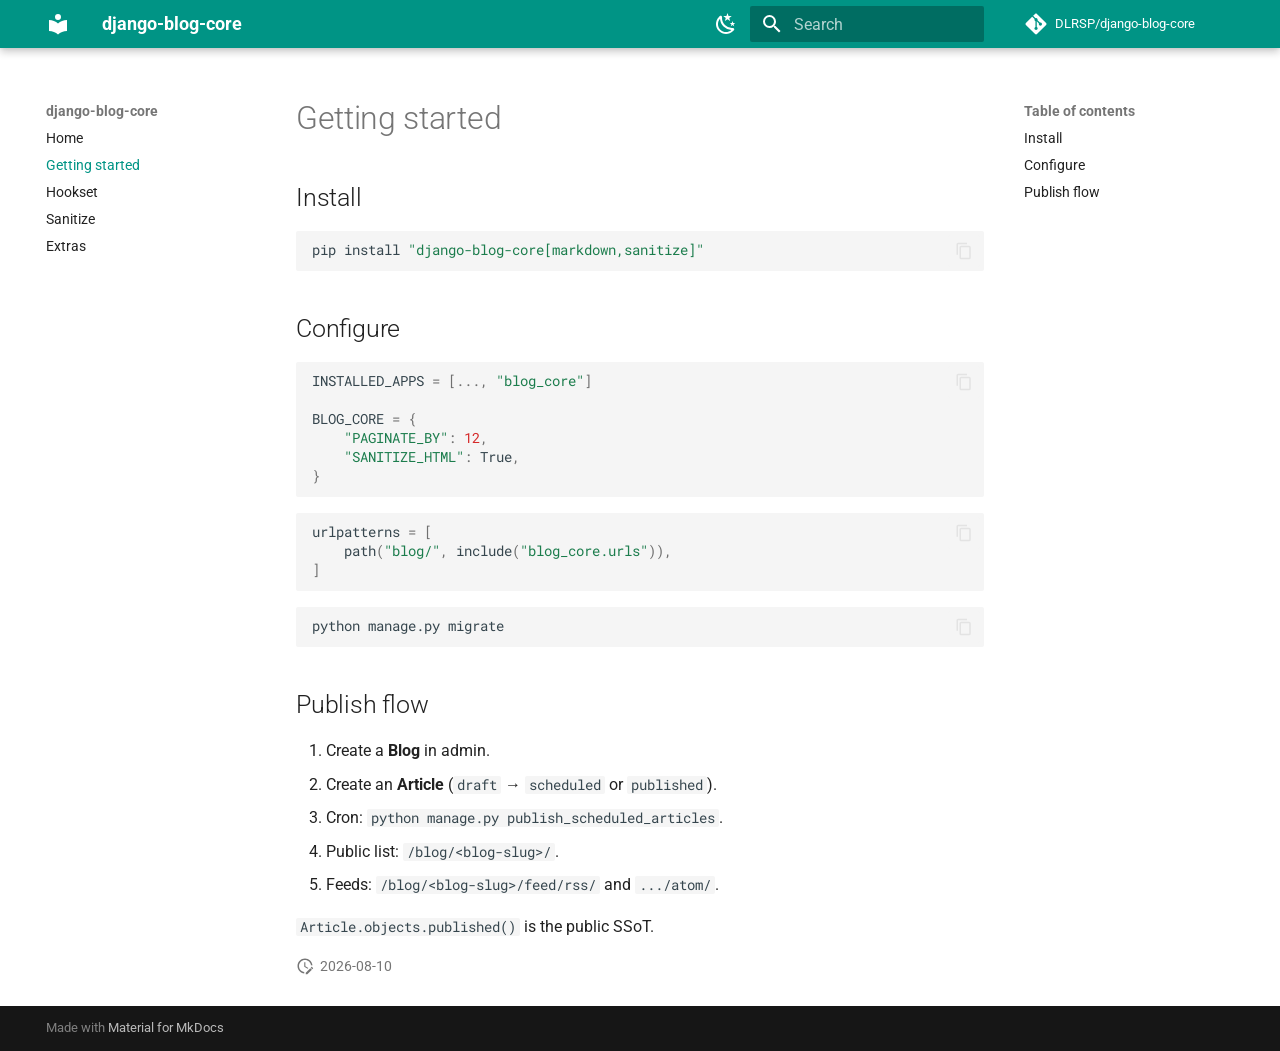
<file: getting-started/index.html>
<!doctype html>
<html lang="en" class="no-js">
  <head>
    
      <meta charset="utf-8">
      <meta name="viewport" content="width=device-width,initial-scale=1">
      
        <meta name="description" content="Reusable multi-blog Django app with feeds and hookset.">
      
      
      
        <link rel="canonical" href="https://dlrsp.github.io/django-blog-core/getting-started/">
      
      
        <link rel="prev" href="..">
      
      
        <link rel="next" href="../hookset/">
      
      
        
      
      
      <link rel="icon" href="../assets/images/favicon.png">
      <meta name="generator" content="mkdocs-1.6.1, mkdocs-material-9.7.1">
    
    
      
        <title>Getting started - django-blog-core</title>
      
    
    
      <link rel="stylesheet" href="../assets/stylesheets/main.484c7ddc.min.css">
      
        
        <link rel="stylesheet" href="../assets/stylesheets/palette.ab4e12ef.min.css">
      
      


    
    
      
    
    
      
        
        
        <link rel="preconnect" href="https://fonts.gstatic.com" crossorigin>
        <link rel="stylesheet" href="https://fonts.googleapis.com/css?family=Roboto:300,300i,400,400i,700,700i%7CRoboto+Mono:400,400i,700,700i&display=fallback">
        <style>:root{--md-text-font:"Roboto";--md-code-font:"Roboto Mono"}</style>
      
    
    
    <script>__md_scope=new URL("..",location),__md_hash=e=>[...e].reduce(((e,_)=>(e<<5)-e+_.charCodeAt(0)),0),__md_get=(e,_=localStorage,t=__md_scope)=>JSON.parse(_.getItem(t.pathname+"."+e)),__md_set=(e,_,t=localStorage,a=__md_scope)=>{try{t.setItem(a.pathname+"."+e,JSON.stringify(_))}catch(e){}}</script>
    
      

    
    
  </head>
  
  
    
    
      
    
    
    
    
    <body dir="ltr" data-md-color-scheme="default" data-md-color-primary="teal" data-md-color-accent="indigo">
  
    
    <input class="md-toggle" data-md-toggle="drawer" type="checkbox" id="__drawer" autocomplete="off">
    <input class="md-toggle" data-md-toggle="search" type="checkbox" id="__search" autocomplete="off">
    <label class="md-overlay" for="__drawer"></label>
    <div data-md-component="skip">
      
        
        <a href="#getting-started" class="md-skip">
          Skip to content
        </a>
      
    </div>
    <div data-md-component="announce">
      
    </div>
    
    
      

  

<header class="md-header md-header--shadow" data-md-component="header">
  <nav class="md-header__inner md-grid" aria-label="Header">
    <a href=".." title="django-blog-core" class="md-header__button md-logo" aria-label="django-blog-core" data-md-component="logo">
      
  
  <svg xmlns="http://www.w3.org/2000/svg" viewBox="0 0 24 24"><path d="M12 8a3 3 0 0 0 3-3 3 3 0 0 0-3-3 3 3 0 0 0-3 3 3 3 0 0 0 3 3m0 3.54C9.64 9.35 6.5 8 3 8v11c3.5 0 6.64 1.35 9 3.54 2.36-2.19 5.5-3.54 9-3.54V8c-3.5 0-6.64 1.35-9 3.54"/></svg>

    </a>
    <label class="md-header__button md-icon" for="__drawer">
      
      <svg xmlns="http://www.w3.org/2000/svg" viewBox="0 0 24 24"><path d="M3 6h18v2H3zm0 5h18v2H3zm0 5h18v2H3z"/></svg>
    </label>
    <div class="md-header__title" data-md-component="header-title">
      <div class="md-header__ellipsis">
        <div class="md-header__topic">
          <span class="md-ellipsis">
            django-blog-core
          </span>
        </div>
        <div class="md-header__topic" data-md-component="header-topic">
          <span class="md-ellipsis">
            
              Getting started
            
          </span>
        </div>
      </div>
    </div>
    
      
        <form class="md-header__option" data-md-component="palette">
  
    
    
    
    <input class="md-option" data-md-color-media="" data-md-color-scheme="default" data-md-color-primary="teal" data-md-color-accent="indigo"  aria-label="Switch to dark mode"  type="radio" name="__palette" id="__palette_0">
    
      <label class="md-header__button md-icon" title="Switch to dark mode" for="__palette_1" hidden>
        <svg xmlns="http://www.w3.org/2000/svg" viewBox="0 0 24 24"><path d="m17.75 4.09-2.53 1.94.91 3.06-2.63-1.81-2.63 1.81.91-3.06-2.53-1.94L12.44 4l1.06-3 1.06 3zm3.5 6.91-1.64 1.25.59 1.98-1.7-1.17-1.7 1.17.59-1.98L15.75 11l2.06-.05L18.5 9l.69 1.95zm-2.28 4.95c.83-.08 1.72 1.1 1.19 1.85-.32.45-.66.87-1.08 1.27C15.17 23 8.84 23 4.94 19.07c-3.91-3.9-3.91-10.24 0-14.14.4-.4.82-.76 1.27-1.08.75-.53 1.93.36 1.85 1.19-.27 2.86.69 5.83 2.89 8.02a9.96 9.96 0 0 0 8.02 2.89m-1.64 2.02a12.08 12.08 0 0 1-7.8-3.47c-2.17-2.19-3.33-5-3.49-7.82-2.81 3.14-2.7 7.96.31 10.98 3.02 3.01 7.84 3.12 10.98.31"/></svg>
      </label>
    
  
    
    
    
    <input class="md-option" data-md-color-media="" data-md-color-scheme="slate" data-md-color-primary="teal" data-md-color-accent="indigo"  aria-label="Switch to light mode"  type="radio" name="__palette" id="__palette_1">
    
      <label class="md-header__button md-icon" title="Switch to light mode" for="__palette_0" hidden>
        <svg xmlns="http://www.w3.org/2000/svg" viewBox="0 0 24 24"><path d="M12 7a5 5 0 0 1 5 5 5 5 0 0 1-5 5 5 5 0 0 1-5-5 5 5 0 0 1 5-5m0 2a3 3 0 0 0-3 3 3 3 0 0 0 3 3 3 3 0 0 0 3-3 3 3 0 0 0-3-3m0-7 2.39 3.42C13.65 5.15 12.84 5 12 5s-1.65.15-2.39.42zM3.34 7l4.16-.35A7.2 7.2 0 0 0 5.94 8.5c-.44.74-.69 1.5-.83 2.29zm.02 10 1.76-3.77a7.131 7.131 0 0 0 2.38 4.14zM20.65 7l-1.77 3.79a7.02 7.02 0 0 0-2.38-4.15zm-.01 10-4.14.36c.59-.51 1.12-1.14 1.54-1.86.42-.73.69-1.5.83-2.29zM12 22l-2.41-3.44c.74.27 1.55.44 2.41.44.82 0 1.63-.17 2.37-.44z"/></svg>
      </label>
    
  
</form>
      
    
    
      <script>var palette=__md_get("__palette");if(palette&&palette.color){if("(prefers-color-scheme)"===palette.color.media){var media=matchMedia("(prefers-color-scheme: light)"),input=document.querySelector(media.matches?"[data-md-color-media='(prefers-color-scheme: light)']":"[data-md-color-media='(prefers-color-scheme: dark)']");palette.color.media=input.getAttribute("data-md-color-media"),palette.color.scheme=input.getAttribute("data-md-color-scheme"),palette.color.primary=input.getAttribute("data-md-color-primary"),palette.color.accent=input.getAttribute("data-md-color-accent")}for(var[key,value]of Object.entries(palette.color))document.body.setAttribute("data-md-color-"+key,value)}</script>
    
    
    
      
      
        <label class="md-header__button md-icon" for="__search">
          
          <svg xmlns="http://www.w3.org/2000/svg" viewBox="0 0 24 24"><path d="M9.5 3A6.5 6.5 0 0 1 16 9.5c0 1.61-.59 3.09-1.56 4.23l.27.27h.79l5 5-1.5 1.5-5-5v-.79l-.27-.27A6.52 6.52 0 0 1 9.5 16 6.5 6.5 0 0 1 3 9.5 6.5 6.5 0 0 1 9.5 3m0 2C7 5 5 7 5 9.5S7 14 9.5 14 14 12 14 9.5 12 5 9.5 5"/></svg>
        </label>
        <div class="md-search" data-md-component="search" role="dialog">
  <label class="md-search__overlay" for="__search"></label>
  <div class="md-search__inner" role="search">
    <form class="md-search__form" name="search">
      <input type="text" class="md-search__input" name="query" aria-label="Search" placeholder="Search" autocapitalize="off" autocorrect="off" autocomplete="off" spellcheck="false" data-md-component="search-query" required>
      <label class="md-search__icon md-icon" for="__search">
        
        <svg xmlns="http://www.w3.org/2000/svg" viewBox="0 0 24 24"><path d="M9.5 3A6.5 6.5 0 0 1 16 9.5c0 1.61-.59 3.09-1.56 4.23l.27.27h.79l5 5-1.5 1.5-5-5v-.79l-.27-.27A6.52 6.52 0 0 1 9.5 16 6.5 6.5 0 0 1 3 9.5 6.5 6.5 0 0 1 9.5 3m0 2C7 5 5 7 5 9.5S7 14 9.5 14 14 12 14 9.5 12 5 9.5 5"/></svg>
        
        <svg xmlns="http://www.w3.org/2000/svg" viewBox="0 0 24 24"><path d="M20 11v2H8l5.5 5.5-1.42 1.42L4.16 12l7.92-7.92L13.5 5.5 8 11z"/></svg>
      </label>
      <nav class="md-search__options" aria-label="Search">
        
        <button type="reset" class="md-search__icon md-icon" title="Clear" aria-label="Clear" tabindex="-1">
          
          <svg xmlns="http://www.w3.org/2000/svg" viewBox="0 0 24 24"><path d="M19 6.41 17.59 5 12 10.59 6.41 5 5 6.41 10.59 12 5 17.59 6.41 19 12 13.41 17.59 19 19 17.59 13.41 12z"/></svg>
        </button>
      </nav>
      
    </form>
    <div class="md-search__output">
      <div class="md-search__scrollwrap" tabindex="0" data-md-scrollfix>
        <div class="md-search-result" data-md-component="search-result">
          <div class="md-search-result__meta">
            Initializing search
          </div>
          <ol class="md-search-result__list" role="presentation"></ol>
        </div>
      </div>
    </div>
  </div>
</div>
      
    
    
      <div class="md-header__source">
        <a href="https://github.com/DLRSP/django-blog-core" title="Go to repository" class="md-source" data-md-component="source">
  <div class="md-source__icon md-icon">
    
    <svg xmlns="http://www.w3.org/2000/svg" viewBox="0 0 448 512"><!--! Font Awesome Free 7.1.0 by @fontawesome - https://fontawesome.com License - https://fontawesome.com/license/free (Icons: CC BY 4.0, Fonts: SIL OFL 1.1, Code: MIT License) Copyright 2025 Fonticons, Inc.--><path d="M439.6 236.1 244 40.5c-5.4-5.5-12.8-8.5-20.4-8.5s-15 3-20.4 8.4L162.5 81l51.5 51.5c27.1-9.1 52.7 16.8 43.4 43.7l49.7 49.7c34.2-11.8 61.2 31 35.5 56.7-26.5 26.5-70.2-2.9-56-37.3L240.3 199v121.9c25.3 12.5 22.3 41.8 9.1 55-6.4 6.4-15.2 10.1-24.3 10.1s-17.8-3.6-24.3-10.1c-17.6-17.6-11.1-46.9 11.2-56v-123c-20.8-8.5-24.6-30.7-18.6-45L142.6 101 8.5 235.1C3 240.6 0 247.9 0 255.5s3 15 8.5 20.4l195.6 195.7c5.4 5.4 12.7 8.4 20.4 8.4s15-3 20.4-8.4l194.7-194.7c5.4-5.4 8.4-12.8 8.4-20.4s-3-15-8.4-20.4"/></svg>
  </div>
  <div class="md-source__repository">
    DLRSP/django-blog-core
  </div>
</a>
      </div>
    
  </nav>
  
</header>
    
    <div class="md-container" data-md-component="container">
      
      
        
          
        
      
      <main class="md-main" data-md-component="main">
        <div class="md-main__inner md-grid">
          
            
              
              <div class="md-sidebar md-sidebar--primary" data-md-component="sidebar" data-md-type="navigation" >
                <div class="md-sidebar__scrollwrap">
                  <div class="md-sidebar__inner">
                    



<nav class="md-nav md-nav--primary" aria-label="Navigation" data-md-level="0">
  <label class="md-nav__title" for="__drawer">
    <a href=".." title="django-blog-core" class="md-nav__button md-logo" aria-label="django-blog-core" data-md-component="logo">
      
  
  <svg xmlns="http://www.w3.org/2000/svg" viewBox="0 0 24 24"><path d="M12 8a3 3 0 0 0 3-3 3 3 0 0 0-3-3 3 3 0 0 0-3 3 3 3 0 0 0 3 3m0 3.54C9.64 9.35 6.5 8 3 8v11c3.5 0 6.64 1.35 9 3.54 2.36-2.19 5.5-3.54 9-3.54V8c-3.5 0-6.64 1.35-9 3.54"/></svg>

    </a>
    django-blog-core
  </label>
  
    <div class="md-nav__source">
      <a href="https://github.com/DLRSP/django-blog-core" title="Go to repository" class="md-source" data-md-component="source">
  <div class="md-source__icon md-icon">
    
    <svg xmlns="http://www.w3.org/2000/svg" viewBox="0 0 448 512"><!--! Font Awesome Free 7.1.0 by @fontawesome - https://fontawesome.com License - https://fontawesome.com/license/free (Icons: CC BY 4.0, Fonts: SIL OFL 1.1, Code: MIT License) Copyright 2025 Fonticons, Inc.--><path d="M439.6 236.1 244 40.5c-5.4-5.5-12.8-8.5-20.4-8.5s-15 3-20.4 8.4L162.5 81l51.5 51.5c27.1-9.1 52.7 16.8 43.4 43.7l49.7 49.7c34.2-11.8 61.2 31 35.5 56.7-26.5 26.5-70.2-2.9-56-37.3L240.3 199v121.9c25.3 12.5 22.3 41.8 9.1 55-6.4 6.4-15.2 10.1-24.3 10.1s-17.8-3.6-24.3-10.1c-17.6-17.6-11.1-46.9 11.2-56v-123c-20.8-8.5-24.6-30.7-18.6-45L142.6 101 8.5 235.1C3 240.6 0 247.9 0 255.5s3 15 8.5 20.4l195.6 195.7c5.4 5.4 12.7 8.4 20.4 8.4s15-3 20.4-8.4l194.7-194.7c5.4-5.4 8.4-12.8 8.4-20.4s-3-15-8.4-20.4"/></svg>
  </div>
  <div class="md-source__repository">
    DLRSP/django-blog-core
  </div>
</a>
    </div>
  
  <ul class="md-nav__list" data-md-scrollfix>
    
      
      
  
  
  
  
    <li class="md-nav__item">
      <a href=".." class="md-nav__link">
        
  
  
  <span class="md-ellipsis">
    
  
    Home
  

    
  </span>
  
  

      </a>
    </li>
  

    
      
      
  
  
    
  
  
  
    <li class="md-nav__item md-nav__item--active">
      
      <input class="md-nav__toggle md-toggle" type="checkbox" id="__toc">
      
      
        
      
      
        <label class="md-nav__link md-nav__link--active" for="__toc">
          
  
  
  <span class="md-ellipsis">
    
  
    Getting started
  

    
  </span>
  
  

          <span class="md-nav__icon md-icon"></span>
        </label>
      
      <a href="./" class="md-nav__link md-nav__link--active">
        
  
  
  <span class="md-ellipsis">
    
  
    Getting started
  

    
  </span>
  
  

      </a>
      
        

<nav class="md-nav md-nav--secondary" aria-label="Table of contents">
  
  
  
    
  
  
    <label class="md-nav__title" for="__toc">
      <span class="md-nav__icon md-icon"></span>
      Table of contents
    </label>
    <ul class="md-nav__list" data-md-component="toc" data-md-scrollfix>
      
        <li class="md-nav__item">
  <a href="#install" class="md-nav__link">
    <span class="md-ellipsis">
      
        Install
      
    </span>
  </a>
  
</li>
      
        <li class="md-nav__item">
  <a href="#configure" class="md-nav__link">
    <span class="md-ellipsis">
      
        Configure
      
    </span>
  </a>
  
</li>
      
        <li class="md-nav__item">
  <a href="#publish-flow" class="md-nav__link">
    <span class="md-ellipsis">
      
        Publish flow
      
    </span>
  </a>
  
</li>
      
    </ul>
  
</nav>
      
    </li>
  

    
      
      
  
  
  
  
    <li class="md-nav__item">
      <a href="../hookset/" class="md-nav__link">
        
  
  
  <span class="md-ellipsis">
    
  
    Hookset
  

    
  </span>
  
  

      </a>
    </li>
  

    
      
      
  
  
  
  
    <li class="md-nav__item">
      <a href="../sanitize/" class="md-nav__link">
        
  
  
  <span class="md-ellipsis">
    
  
    Sanitize
  

    
  </span>
  
  

      </a>
    </li>
  

    
      
      
  
  
  
  
    <li class="md-nav__item">
      <a href="../extras/" class="md-nav__link">
        
  
  
  <span class="md-ellipsis">
    
  
    Extras
  

    
  </span>
  
  

      </a>
    </li>
  

    
  </ul>
</nav>
                  </div>
                </div>
              </div>
            
            
              
              <div class="md-sidebar md-sidebar--secondary" data-md-component="sidebar" data-md-type="toc" >
                <div class="md-sidebar__scrollwrap">
                  <div class="md-sidebar__inner">
                    

<nav class="md-nav md-nav--secondary" aria-label="Table of contents">
  
  
  
    
  
  
    <label class="md-nav__title" for="__toc">
      <span class="md-nav__icon md-icon"></span>
      Table of contents
    </label>
    <ul class="md-nav__list" data-md-component="toc" data-md-scrollfix>
      
        <li class="md-nav__item">
  <a href="#install" class="md-nav__link">
    <span class="md-ellipsis">
      
        Install
      
    </span>
  </a>
  
</li>
      
        <li class="md-nav__item">
  <a href="#configure" class="md-nav__link">
    <span class="md-ellipsis">
      
        Configure
      
    </span>
  </a>
  
</li>
      
        <li class="md-nav__item">
  <a href="#publish-flow" class="md-nav__link">
    <span class="md-ellipsis">
      
        Publish flow
      
    </span>
  </a>
  
</li>
      
    </ul>
  
</nav>
                  </div>
                </div>
              </div>
            
          
          
            <div class="md-content" data-md-component="content">
              
              <article class="md-content__inner md-typeset">
                
                  


  
  


<h1 id="getting-started">Getting started<a class="headerlink" href="#getting-started" title="Permanent link">&para;</a></h1>
<h2 id="install">Install<a class="headerlink" href="#install" title="Permanent link">&para;</a></h2>
<div class="highlight"><pre><span></span><code>pip<span class="w"> </span>install<span class="w"> </span><span class="s2">&quot;django-blog-core[markdown,sanitize]&quot;</span>
</code></pre></div>
<h2 id="configure">Configure<a class="headerlink" href="#configure" title="Permanent link">&para;</a></h2>
<div class="highlight"><pre><span></span><code><span class="n">INSTALLED_APPS</span> <span class="o">=</span> <span class="p">[</span><span class="o">...</span><span class="p">,</span> <span class="s2">&quot;blog_core&quot;</span><span class="p">]</span>

<span class="n">BLOG_CORE</span> <span class="o">=</span> <span class="p">{</span>
    <span class="s2">&quot;PAGINATE_BY&quot;</span><span class="p">:</span> <span class="mi">12</span><span class="p">,</span>
    <span class="s2">&quot;SANITIZE_HTML&quot;</span><span class="p">:</span> <span class="kc">True</span><span class="p">,</span>
<span class="p">}</span>
</code></pre></div>
<div class="highlight"><pre><span></span><code><span class="n">urlpatterns</span> <span class="o">=</span> <span class="p">[</span>
    <span class="n">path</span><span class="p">(</span><span class="s2">&quot;blog/&quot;</span><span class="p">,</span> <span class="n">include</span><span class="p">(</span><span class="s2">&quot;blog_core.urls&quot;</span><span class="p">)),</span>
<span class="p">]</span>
</code></pre></div>
<div class="highlight"><pre><span></span><code>python<span class="w"> </span>manage.py<span class="w"> </span>migrate
</code></pre></div>
<h2 id="publish-flow">Publish flow<a class="headerlink" href="#publish-flow" title="Permanent link">&para;</a></h2>
<ol>
<li>Create a <strong>Blog</strong> in admin.</li>
<li>Create an <strong>Article</strong> (<code>draft</code> → <code>scheduled</code> or <code>published</code>).</li>
<li>Cron: <code>python manage.py publish_scheduled_articles</code>.</li>
<li>Public list: <code>/blog/&lt;blog-slug&gt;/</code>.</li>
<li>Feeds: <code>/blog/&lt;blog-slug&gt;/feed/rss/</code> and <code>.../atom/</code>.</li>
</ol>
<p><code>Article.objects.published()</code> is the public SSoT.</p>







  
    
  
  


  <aside class="md-source-file">
    
      
  <span class="md-source-file__fact">
    <span class="md-icon" title="Last update">
      <svg xmlns="http://www.w3.org/2000/svg" viewBox="0 0 24 24"><path d="M21 13.1c-.1 0-.3.1-.4.2l-1 1 2.1 2.1 1-1c.2-.2.2-.6 0-.8l-1.3-1.3c-.1-.1-.2-.2-.4-.2m-1.9 1.8-6.1 6V23h2.1l6.1-6.1zM12.5 7v5.2l4 2.4-1 1L11 13V7zM11 21.9c-5.1-.5-9-4.8-9-9.9C2 6.5 6.5 2 12 2c5.3 0 9.6 4.1 10 9.3-.3-.1-.6-.2-1-.2s-.7.1-1 .2C19.6 7.2 16.2 4 12 4c-4.4 0-8 3.6-8 8 0 4.1 3.1 7.5 7.1 7.9l-.1.2z"/></svg>
    </span>
    2026-08-10
  </span>

    
    
    
    
  </aside>





                
              </article>
            </div>
          
          
<script>var target=document.getElementById(location.hash.slice(1));target&&target.name&&(target.checked=target.name.startsWith("__tabbed_"))</script>
        </div>
        
          <button type="button" class="md-top md-icon" data-md-component="top" hidden>
  
  <svg xmlns="http://www.w3.org/2000/svg" viewBox="0 0 24 24"><path d="M13 20h-2V8l-5.5 5.5-1.42-1.42L12 4.16l7.92 7.92-1.42 1.42L13 8z"/></svg>
  Back to top
</button>
        
      </main>
      
        <footer class="md-footer">
  
  <div class="md-footer-meta md-typeset">
    <div class="md-footer-meta__inner md-grid">
      <div class="md-copyright">
  
  
    Made with
    <a href="https://squidfunk.github.io/mkdocs-material/" target="_blank" rel="noopener">
      Material for MkDocs
    </a>
  
</div>
      
    </div>
  </div>
</footer>
      
    </div>
    <div class="md-dialog" data-md-component="dialog">
      <div class="md-dialog__inner md-typeset"></div>
    </div>
    
    
    
      
      
      <script id="__config" type="application/json">{"annotate": null, "base": "..", "features": ["navigation.sections", "navigation.top", "content.code.copy"], "search": "../assets/javascripts/workers/search.2c215733.min.js", "tags": null, "translations": {"clipboard.copied": "Copied to clipboard", "clipboard.copy": "Copy to clipboard", "search.result.more.one": "1 more on this page", "search.result.more.other": "# more on this page", "search.result.none": "No matching documents", "search.result.one": "1 matching document", "search.result.other": "# matching documents", "search.result.placeholder": "Type to start searching", "search.result.term.missing": "Missing", "select.version": "Select version"}, "version": null}</script>
    
    
      <script src="../assets/javascripts/bundle.79ae519e.min.js"></script>
      
    
  </body>
</html>
</file>
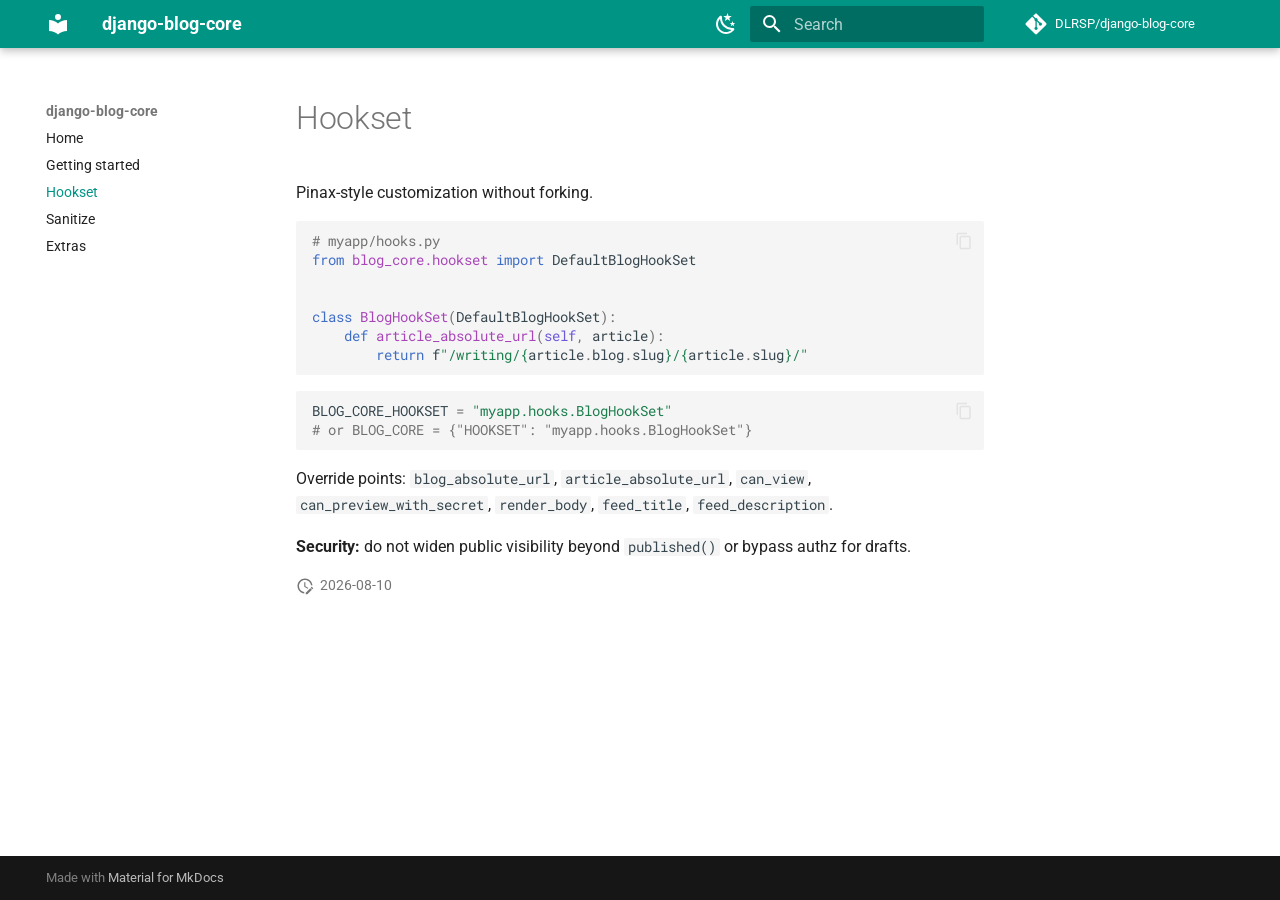
<file: hookset/index.html>
<!doctype html>
<html lang="en" class="no-js">
  <head>
    
      <meta charset="utf-8">
      <meta name="viewport" content="width=device-width,initial-scale=1">
      
        <meta name="description" content="Reusable multi-blog Django app with feeds and hookset.">
      
      
      
        <link rel="canonical" href="https://dlrsp.github.io/django-blog-core/hookset/">
      
      
        <link rel="prev" href="../getting-started/">
      
      
        <link rel="next" href="../sanitize/">
      
      
        
      
      
      <link rel="icon" href="../assets/images/favicon.png">
      <meta name="generator" content="mkdocs-1.6.1, mkdocs-material-9.7.1">
    
    
      
        <title>Hookset - django-blog-core</title>
      
    
    
      <link rel="stylesheet" href="../assets/stylesheets/main.484c7ddc.min.css">
      
        
        <link rel="stylesheet" href="../assets/stylesheets/palette.ab4e12ef.min.css">
      
      


    
    
      
    
    
      
        
        
        <link rel="preconnect" href="https://fonts.gstatic.com" crossorigin>
        <link rel="stylesheet" href="https://fonts.googleapis.com/css?family=Roboto:300,300i,400,400i,700,700i%7CRoboto+Mono:400,400i,700,700i&display=fallback">
        <style>:root{--md-text-font:"Roboto";--md-code-font:"Roboto Mono"}</style>
      
    
    
    <script>__md_scope=new URL("..",location),__md_hash=e=>[...e].reduce(((e,_)=>(e<<5)-e+_.charCodeAt(0)),0),__md_get=(e,_=localStorage,t=__md_scope)=>JSON.parse(_.getItem(t.pathname+"."+e)),__md_set=(e,_,t=localStorage,a=__md_scope)=>{try{t.setItem(a.pathname+"."+e,JSON.stringify(_))}catch(e){}}</script>
    
      

    
    
  </head>
  
  
    
    
      
    
    
    
    
    <body dir="ltr" data-md-color-scheme="default" data-md-color-primary="teal" data-md-color-accent="indigo">
  
    
    <input class="md-toggle" data-md-toggle="drawer" type="checkbox" id="__drawer" autocomplete="off">
    <input class="md-toggle" data-md-toggle="search" type="checkbox" id="__search" autocomplete="off">
    <label class="md-overlay" for="__drawer"></label>
    <div data-md-component="skip">
      
        
        <a href="#hookset" class="md-skip">
          Skip to content
        </a>
      
    </div>
    <div data-md-component="announce">
      
    </div>
    
    
      

  

<header class="md-header md-header--shadow" data-md-component="header">
  <nav class="md-header__inner md-grid" aria-label="Header">
    <a href=".." title="django-blog-core" class="md-header__button md-logo" aria-label="django-blog-core" data-md-component="logo">
      
  
  <svg xmlns="http://www.w3.org/2000/svg" viewBox="0 0 24 24"><path d="M12 8a3 3 0 0 0 3-3 3 3 0 0 0-3-3 3 3 0 0 0-3 3 3 3 0 0 0 3 3m0 3.54C9.64 9.35 6.5 8 3 8v11c3.5 0 6.64 1.35 9 3.54 2.36-2.19 5.5-3.54 9-3.54V8c-3.5 0-6.64 1.35-9 3.54"/></svg>

    </a>
    <label class="md-header__button md-icon" for="__drawer">
      
      <svg xmlns="http://www.w3.org/2000/svg" viewBox="0 0 24 24"><path d="M3 6h18v2H3zm0 5h18v2H3zm0 5h18v2H3z"/></svg>
    </label>
    <div class="md-header__title" data-md-component="header-title">
      <div class="md-header__ellipsis">
        <div class="md-header__topic">
          <span class="md-ellipsis">
            django-blog-core
          </span>
        </div>
        <div class="md-header__topic" data-md-component="header-topic">
          <span class="md-ellipsis">
            
              Hookset
            
          </span>
        </div>
      </div>
    </div>
    
      
        <form class="md-header__option" data-md-component="palette">
  
    
    
    
    <input class="md-option" data-md-color-media="" data-md-color-scheme="default" data-md-color-primary="teal" data-md-color-accent="indigo"  aria-label="Switch to dark mode"  type="radio" name="__palette" id="__palette_0">
    
      <label class="md-header__button md-icon" title="Switch to dark mode" for="__palette_1" hidden>
        <svg xmlns="http://www.w3.org/2000/svg" viewBox="0 0 24 24"><path d="m17.75 4.09-2.53 1.94.91 3.06-2.63-1.81-2.63 1.81.91-3.06-2.53-1.94L12.44 4l1.06-3 1.06 3zm3.5 6.91-1.64 1.25.59 1.98-1.7-1.17-1.7 1.17.59-1.98L15.75 11l2.06-.05L18.5 9l.69 1.95zm-2.28 4.95c.83-.08 1.72 1.1 1.19 1.85-.32.45-.66.87-1.08 1.27C15.17 23 8.84 23 4.94 19.07c-3.91-3.9-3.91-10.24 0-14.14.4-.4.82-.76 1.27-1.08.75-.53 1.93.36 1.85 1.19-.27 2.86.69 5.83 2.89 8.02a9.96 9.96 0 0 0 8.02 2.89m-1.64 2.02a12.08 12.08 0 0 1-7.8-3.47c-2.17-2.19-3.33-5-3.49-7.82-2.81 3.14-2.7 7.96.31 10.98 3.02 3.01 7.84 3.12 10.98.31"/></svg>
      </label>
    
  
    
    
    
    <input class="md-option" data-md-color-media="" data-md-color-scheme="slate" data-md-color-primary="teal" data-md-color-accent="indigo"  aria-label="Switch to light mode"  type="radio" name="__palette" id="__palette_1">
    
      <label class="md-header__button md-icon" title="Switch to light mode" for="__palette_0" hidden>
        <svg xmlns="http://www.w3.org/2000/svg" viewBox="0 0 24 24"><path d="M12 7a5 5 0 0 1 5 5 5 5 0 0 1-5 5 5 5 0 0 1-5-5 5 5 0 0 1 5-5m0 2a3 3 0 0 0-3 3 3 3 0 0 0 3 3 3 3 0 0 0 3-3 3 3 0 0 0-3-3m0-7 2.39 3.42C13.65 5.15 12.84 5 12 5s-1.65.15-2.39.42zM3.34 7l4.16-.35A7.2 7.2 0 0 0 5.94 8.5c-.44.74-.69 1.5-.83 2.29zm.02 10 1.76-3.77a7.131 7.131 0 0 0 2.38 4.14zM20.65 7l-1.77 3.79a7.02 7.02 0 0 0-2.38-4.15zm-.01 10-4.14.36c.59-.51 1.12-1.14 1.54-1.86.42-.73.69-1.5.83-2.29zM12 22l-2.41-3.44c.74.27 1.55.44 2.41.44.82 0 1.63-.17 2.37-.44z"/></svg>
      </label>
    
  
</form>
      
    
    
      <script>var palette=__md_get("__palette");if(palette&&palette.color){if("(prefers-color-scheme)"===palette.color.media){var media=matchMedia("(prefers-color-scheme: light)"),input=document.querySelector(media.matches?"[data-md-color-media='(prefers-color-scheme: light)']":"[data-md-color-media='(prefers-color-scheme: dark)']");palette.color.media=input.getAttribute("data-md-color-media"),palette.color.scheme=input.getAttribute("data-md-color-scheme"),palette.color.primary=input.getAttribute("data-md-color-primary"),palette.color.accent=input.getAttribute("data-md-color-accent")}for(var[key,value]of Object.entries(palette.color))document.body.setAttribute("data-md-color-"+key,value)}</script>
    
    
    
      
      
        <label class="md-header__button md-icon" for="__search">
          
          <svg xmlns="http://www.w3.org/2000/svg" viewBox="0 0 24 24"><path d="M9.5 3A6.5 6.5 0 0 1 16 9.5c0 1.61-.59 3.09-1.56 4.23l.27.27h.79l5 5-1.5 1.5-5-5v-.79l-.27-.27A6.52 6.52 0 0 1 9.5 16 6.5 6.5 0 0 1 3 9.5 6.5 6.5 0 0 1 9.5 3m0 2C7 5 5 7 5 9.5S7 14 9.5 14 14 12 14 9.5 12 5 9.5 5"/></svg>
        </label>
        <div class="md-search" data-md-component="search" role="dialog">
  <label class="md-search__overlay" for="__search"></label>
  <div class="md-search__inner" role="search">
    <form class="md-search__form" name="search">
      <input type="text" class="md-search__input" name="query" aria-label="Search" placeholder="Search" autocapitalize="off" autocorrect="off" autocomplete="off" spellcheck="false" data-md-component="search-query" required>
      <label class="md-search__icon md-icon" for="__search">
        
        <svg xmlns="http://www.w3.org/2000/svg" viewBox="0 0 24 24"><path d="M9.5 3A6.5 6.5 0 0 1 16 9.5c0 1.61-.59 3.09-1.56 4.23l.27.27h.79l5 5-1.5 1.5-5-5v-.79l-.27-.27A6.52 6.52 0 0 1 9.5 16 6.5 6.5 0 0 1 3 9.5 6.5 6.5 0 0 1 9.5 3m0 2C7 5 5 7 5 9.5S7 14 9.5 14 14 12 14 9.5 12 5 9.5 5"/></svg>
        
        <svg xmlns="http://www.w3.org/2000/svg" viewBox="0 0 24 24"><path d="M20 11v2H8l5.5 5.5-1.42 1.42L4.16 12l7.92-7.92L13.5 5.5 8 11z"/></svg>
      </label>
      <nav class="md-search__options" aria-label="Search">
        
        <button type="reset" class="md-search__icon md-icon" title="Clear" aria-label="Clear" tabindex="-1">
          
          <svg xmlns="http://www.w3.org/2000/svg" viewBox="0 0 24 24"><path d="M19 6.41 17.59 5 12 10.59 6.41 5 5 6.41 10.59 12 5 17.59 6.41 19 12 13.41 17.59 19 19 17.59 13.41 12z"/></svg>
        </button>
      </nav>
      
    </form>
    <div class="md-search__output">
      <div class="md-search__scrollwrap" tabindex="0" data-md-scrollfix>
        <div class="md-search-result" data-md-component="search-result">
          <div class="md-search-result__meta">
            Initializing search
          </div>
          <ol class="md-search-result__list" role="presentation"></ol>
        </div>
      </div>
    </div>
  </div>
</div>
      
    
    
      <div class="md-header__source">
        <a href="https://github.com/DLRSP/django-blog-core" title="Go to repository" class="md-source" data-md-component="source">
  <div class="md-source__icon md-icon">
    
    <svg xmlns="http://www.w3.org/2000/svg" viewBox="0 0 448 512"><!--! Font Awesome Free 7.1.0 by @fontawesome - https://fontawesome.com License - https://fontawesome.com/license/free (Icons: CC BY 4.0, Fonts: SIL OFL 1.1, Code: MIT License) Copyright 2025 Fonticons, Inc.--><path d="M439.6 236.1 244 40.5c-5.4-5.5-12.8-8.5-20.4-8.5s-15 3-20.4 8.4L162.5 81l51.5 51.5c27.1-9.1 52.7 16.8 43.4 43.7l49.7 49.7c34.2-11.8 61.2 31 35.5 56.7-26.5 26.5-70.2-2.9-56-37.3L240.3 199v121.9c25.3 12.5 22.3 41.8 9.1 55-6.4 6.4-15.2 10.1-24.3 10.1s-17.8-3.6-24.3-10.1c-17.6-17.6-11.1-46.9 11.2-56v-123c-20.8-8.5-24.6-30.7-18.6-45L142.6 101 8.5 235.1C3 240.6 0 247.9 0 255.5s3 15 8.5 20.4l195.6 195.7c5.4 5.4 12.7 8.4 20.4 8.4s15-3 20.4-8.4l194.7-194.7c5.4-5.4 8.4-12.8 8.4-20.4s-3-15-8.4-20.4"/></svg>
  </div>
  <div class="md-source__repository">
    DLRSP/django-blog-core
  </div>
</a>
      </div>
    
  </nav>
  
</header>
    
    <div class="md-container" data-md-component="container">
      
      
        
          
        
      
      <main class="md-main" data-md-component="main">
        <div class="md-main__inner md-grid">
          
            
              
              <div class="md-sidebar md-sidebar--primary" data-md-component="sidebar" data-md-type="navigation" >
                <div class="md-sidebar__scrollwrap">
                  <div class="md-sidebar__inner">
                    



<nav class="md-nav md-nav--primary" aria-label="Navigation" data-md-level="0">
  <label class="md-nav__title" for="__drawer">
    <a href=".." title="django-blog-core" class="md-nav__button md-logo" aria-label="django-blog-core" data-md-component="logo">
      
  
  <svg xmlns="http://www.w3.org/2000/svg" viewBox="0 0 24 24"><path d="M12 8a3 3 0 0 0 3-3 3 3 0 0 0-3-3 3 3 0 0 0-3 3 3 3 0 0 0 3 3m0 3.54C9.64 9.35 6.5 8 3 8v11c3.5 0 6.64 1.35 9 3.54 2.36-2.19 5.5-3.54 9-3.54V8c-3.5 0-6.64 1.35-9 3.54"/></svg>

    </a>
    django-blog-core
  </label>
  
    <div class="md-nav__source">
      <a href="https://github.com/DLRSP/django-blog-core" title="Go to repository" class="md-source" data-md-component="source">
  <div class="md-source__icon md-icon">
    
    <svg xmlns="http://www.w3.org/2000/svg" viewBox="0 0 448 512"><!--! Font Awesome Free 7.1.0 by @fontawesome - https://fontawesome.com License - https://fontawesome.com/license/free (Icons: CC BY 4.0, Fonts: SIL OFL 1.1, Code: MIT License) Copyright 2025 Fonticons, Inc.--><path d="M439.6 236.1 244 40.5c-5.4-5.5-12.8-8.5-20.4-8.5s-15 3-20.4 8.4L162.5 81l51.5 51.5c27.1-9.1 52.7 16.8 43.4 43.7l49.7 49.7c34.2-11.8 61.2 31 35.5 56.7-26.5 26.5-70.2-2.9-56-37.3L240.3 199v121.9c25.3 12.5 22.3 41.8 9.1 55-6.4 6.4-15.2 10.1-24.3 10.1s-17.8-3.6-24.3-10.1c-17.6-17.6-11.1-46.9 11.2-56v-123c-20.8-8.5-24.6-30.7-18.6-45L142.6 101 8.5 235.1C3 240.6 0 247.9 0 255.5s3 15 8.5 20.4l195.6 195.7c5.4 5.4 12.7 8.4 20.4 8.4s15-3 20.4-8.4l194.7-194.7c5.4-5.4 8.4-12.8 8.4-20.4s-3-15-8.4-20.4"/></svg>
  </div>
  <div class="md-source__repository">
    DLRSP/django-blog-core
  </div>
</a>
    </div>
  
  <ul class="md-nav__list" data-md-scrollfix>
    
      
      
  
  
  
  
    <li class="md-nav__item">
      <a href=".." class="md-nav__link">
        
  
  
  <span class="md-ellipsis">
    
  
    Home
  

    
  </span>
  
  

      </a>
    </li>
  

    
      
      
  
  
  
  
    <li class="md-nav__item">
      <a href="../getting-started/" class="md-nav__link">
        
  
  
  <span class="md-ellipsis">
    
  
    Getting started
  

    
  </span>
  
  

      </a>
    </li>
  

    
      
      
  
  
    
  
  
  
    <li class="md-nav__item md-nav__item--active">
      
      <input class="md-nav__toggle md-toggle" type="checkbox" id="__toc">
      
      
        
      
      
      <a href="./" class="md-nav__link md-nav__link--active">
        
  
  
  <span class="md-ellipsis">
    
  
    Hookset
  

    
  </span>
  
  

      </a>
      
    </li>
  

    
      
      
  
  
  
  
    <li class="md-nav__item">
      <a href="../sanitize/" class="md-nav__link">
        
  
  
  <span class="md-ellipsis">
    
  
    Sanitize
  

    
  </span>
  
  

      </a>
    </li>
  

    
      
      
  
  
  
  
    <li class="md-nav__item">
      <a href="../extras/" class="md-nav__link">
        
  
  
  <span class="md-ellipsis">
    
  
    Extras
  

    
  </span>
  
  

      </a>
    </li>
  

    
  </ul>
</nav>
                  </div>
                </div>
              </div>
            
            
              
              <div class="md-sidebar md-sidebar--secondary" data-md-component="sidebar" data-md-type="toc" >
                <div class="md-sidebar__scrollwrap">
                  <div class="md-sidebar__inner">
                    

<nav class="md-nav md-nav--secondary" aria-label="Table of contents">
  
  
  
    
  
  
</nav>
                  </div>
                </div>
              </div>
            
          
          
            <div class="md-content" data-md-component="content">
              
              <article class="md-content__inner md-typeset">
                
                  


  
  


<h1 id="hookset">Hookset<a class="headerlink" href="#hookset" title="Permanent link">&para;</a></h1>
<p>Pinax-style customization without forking.</p>
<div class="highlight"><pre><span></span><code><span class="c1"># myapp/hooks.py</span>
<span class="kn">from</span> <span class="nn">blog_core.hookset</span> <span class="kn">import</span> <span class="n">DefaultBlogHookSet</span>


<span class="k">class</span> <span class="nc">BlogHookSet</span><span class="p">(</span><span class="n">DefaultBlogHookSet</span><span class="p">):</span>
    <span class="k">def</span> <span class="nf">article_absolute_url</span><span class="p">(</span><span class="bp">self</span><span class="p">,</span> <span class="n">article</span><span class="p">):</span>
        <span class="k">return</span> <span class="sa">f</span><span class="s2">&quot;/writing/</span><span class="si">{</span><span class="n">article</span><span class="o">.</span><span class="n">blog</span><span class="o">.</span><span class="n">slug</span><span class="si">}</span><span class="s2">/</span><span class="si">{</span><span class="n">article</span><span class="o">.</span><span class="n">slug</span><span class="si">}</span><span class="s2">/&quot;</span>
</code></pre></div>
<div class="highlight"><pre><span></span><code><span class="n">BLOG_CORE_HOOKSET</span> <span class="o">=</span> <span class="s2">&quot;myapp.hooks.BlogHookSet&quot;</span>
<span class="c1"># or BLOG_CORE = {&quot;HOOKSET&quot;: &quot;myapp.hooks.BlogHookSet&quot;}</span>
</code></pre></div>
<p>Override points: <code>blog_absolute_url</code>, <code>article_absolute_url</code>, <code>can_view</code>,
<code>can_preview_with_secret</code>, <code>render_body</code>, <code>feed_title</code>, <code>feed_description</code>.</p>
<p><strong>Security:</strong> do not widen public visibility beyond <code>published()</code> or bypass
authz for drafts.</p>







  
    
  
  


  <aside class="md-source-file">
    
      
  <span class="md-source-file__fact">
    <span class="md-icon" title="Last update">
      <svg xmlns="http://www.w3.org/2000/svg" viewBox="0 0 24 24"><path d="M21 13.1c-.1 0-.3.1-.4.2l-1 1 2.1 2.1 1-1c.2-.2.2-.6 0-.8l-1.3-1.3c-.1-.1-.2-.2-.4-.2m-1.9 1.8-6.1 6V23h2.1l6.1-6.1zM12.5 7v5.2l4 2.4-1 1L11 13V7zM11 21.9c-5.1-.5-9-4.8-9-9.9C2 6.5 6.5 2 12 2c5.3 0 9.6 4.1 10 9.3-.3-.1-.6-.2-1-.2s-.7.1-1 .2C19.6 7.2 16.2 4 12 4c-4.4 0-8 3.6-8 8 0 4.1 3.1 7.5 7.1 7.9l-.1.2z"/></svg>
    </span>
    2026-08-10
  </span>

    
    
    
    
  </aside>





                
              </article>
            </div>
          
          
<script>var target=document.getElementById(location.hash.slice(1));target&&target.name&&(target.checked=target.name.startsWith("__tabbed_"))</script>
        </div>
        
          <button type="button" class="md-top md-icon" data-md-component="top" hidden>
  
  <svg xmlns="http://www.w3.org/2000/svg" viewBox="0 0 24 24"><path d="M13 20h-2V8l-5.5 5.5-1.42-1.42L12 4.16l7.92 7.92-1.42 1.42L13 8z"/></svg>
  Back to top
</button>
        
      </main>
      
        <footer class="md-footer">
  
  <div class="md-footer-meta md-typeset">
    <div class="md-footer-meta__inner md-grid">
      <div class="md-copyright">
  
  
    Made with
    <a href="https://squidfunk.github.io/mkdocs-material/" target="_blank" rel="noopener">
      Material for MkDocs
    </a>
  
</div>
      
    </div>
  </div>
</footer>
      
    </div>
    <div class="md-dialog" data-md-component="dialog">
      <div class="md-dialog__inner md-typeset"></div>
    </div>
    
    
    
      
      
      <script id="__config" type="application/json">{"annotate": null, "base": "..", "features": ["navigation.sections", "navigation.top", "content.code.copy"], "search": "../assets/javascripts/workers/search.2c215733.min.js", "tags": null, "translations": {"clipboard.copied": "Copied to clipboard", "clipboard.copy": "Copy to clipboard", "search.result.more.one": "1 more on this page", "search.result.more.other": "# more on this page", "search.result.none": "No matching documents", "search.result.one": "1 matching document", "search.result.other": "# matching documents", "search.result.placeholder": "Type to start searching", "search.result.term.missing": "Missing", "select.version": "Select version"}, "version": null}</script>
    
    
      <script src="../assets/javascripts/bundle.79ae519e.min.js"></script>
      
    
  </body>
</html>
</file>
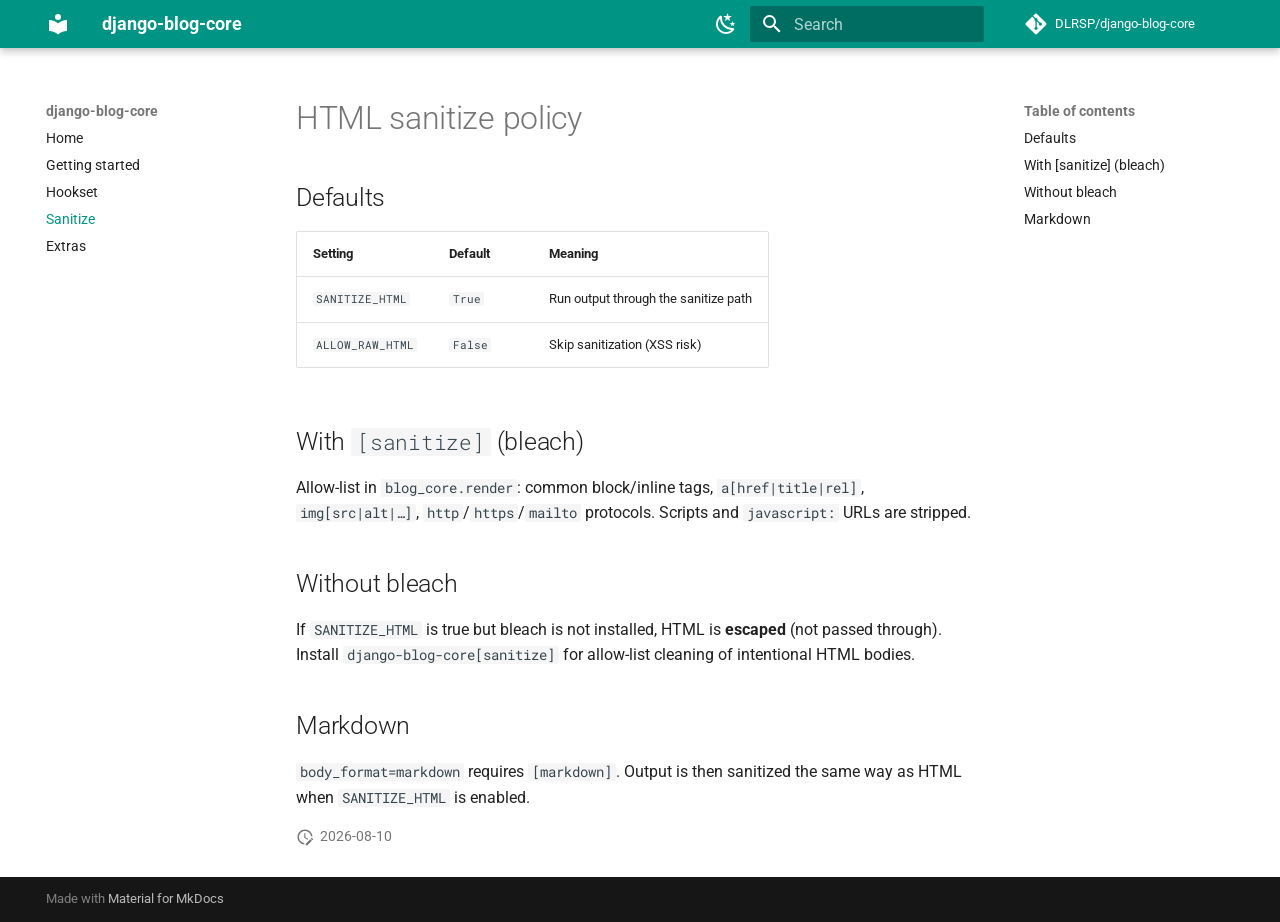
<file: sanitize/index.html>
<!doctype html>
<html lang="en" class="no-js">
  <head>
    
      <meta charset="utf-8">
      <meta name="viewport" content="width=device-width,initial-scale=1">
      
        <meta name="description" content="Reusable multi-blog Django app with feeds and hookset.">
      
      
      
        <link rel="canonical" href="https://dlrsp.github.io/django-blog-core/sanitize/">
      
      
        <link rel="prev" href="../hookset/">
      
      
        <link rel="next" href="../extras/">
      
      
        
      
      
      <link rel="icon" href="../assets/images/favicon.png">
      <meta name="generator" content="mkdocs-1.6.1, mkdocs-material-9.7.1">
    
    
      
        <title>Sanitize - django-blog-core</title>
      
    
    
      <link rel="stylesheet" href="../assets/stylesheets/main.484c7ddc.min.css">
      
        
        <link rel="stylesheet" href="../assets/stylesheets/palette.ab4e12ef.min.css">
      
      


    
    
      
    
    
      
        
        
        <link rel="preconnect" href="https://fonts.gstatic.com" crossorigin>
        <link rel="stylesheet" href="https://fonts.googleapis.com/css?family=Roboto:300,300i,400,400i,700,700i%7CRoboto+Mono:400,400i,700,700i&display=fallback">
        <style>:root{--md-text-font:"Roboto";--md-code-font:"Roboto Mono"}</style>
      
    
    
    <script>__md_scope=new URL("..",location),__md_hash=e=>[...e].reduce(((e,_)=>(e<<5)-e+_.charCodeAt(0)),0),__md_get=(e,_=localStorage,t=__md_scope)=>JSON.parse(_.getItem(t.pathname+"."+e)),__md_set=(e,_,t=localStorage,a=__md_scope)=>{try{t.setItem(a.pathname+"."+e,JSON.stringify(_))}catch(e){}}</script>
    
      

    
    
  </head>
  
  
    
    
      
    
    
    
    
    <body dir="ltr" data-md-color-scheme="default" data-md-color-primary="teal" data-md-color-accent="indigo">
  
    
    <input class="md-toggle" data-md-toggle="drawer" type="checkbox" id="__drawer" autocomplete="off">
    <input class="md-toggle" data-md-toggle="search" type="checkbox" id="__search" autocomplete="off">
    <label class="md-overlay" for="__drawer"></label>
    <div data-md-component="skip">
      
        
        <a href="#html-sanitize-policy" class="md-skip">
          Skip to content
        </a>
      
    </div>
    <div data-md-component="announce">
      
    </div>
    
    
      

  

<header class="md-header md-header--shadow" data-md-component="header">
  <nav class="md-header__inner md-grid" aria-label="Header">
    <a href=".." title="django-blog-core" class="md-header__button md-logo" aria-label="django-blog-core" data-md-component="logo">
      
  
  <svg xmlns="http://www.w3.org/2000/svg" viewBox="0 0 24 24"><path d="M12 8a3 3 0 0 0 3-3 3 3 0 0 0-3-3 3 3 0 0 0-3 3 3 3 0 0 0 3 3m0 3.54C9.64 9.35 6.5 8 3 8v11c3.5 0 6.64 1.35 9 3.54 2.36-2.19 5.5-3.54 9-3.54V8c-3.5 0-6.64 1.35-9 3.54"/></svg>

    </a>
    <label class="md-header__button md-icon" for="__drawer">
      
      <svg xmlns="http://www.w3.org/2000/svg" viewBox="0 0 24 24"><path d="M3 6h18v2H3zm0 5h18v2H3zm0 5h18v2H3z"/></svg>
    </label>
    <div class="md-header__title" data-md-component="header-title">
      <div class="md-header__ellipsis">
        <div class="md-header__topic">
          <span class="md-ellipsis">
            django-blog-core
          </span>
        </div>
        <div class="md-header__topic" data-md-component="header-topic">
          <span class="md-ellipsis">
            
              Sanitize
            
          </span>
        </div>
      </div>
    </div>
    
      
        <form class="md-header__option" data-md-component="palette">
  
    
    
    
    <input class="md-option" data-md-color-media="" data-md-color-scheme="default" data-md-color-primary="teal" data-md-color-accent="indigo"  aria-label="Switch to dark mode"  type="radio" name="__palette" id="__palette_0">
    
      <label class="md-header__button md-icon" title="Switch to dark mode" for="__palette_1" hidden>
        <svg xmlns="http://www.w3.org/2000/svg" viewBox="0 0 24 24"><path d="m17.75 4.09-2.53 1.94.91 3.06-2.63-1.81-2.63 1.81.91-3.06-2.53-1.94L12.44 4l1.06-3 1.06 3zm3.5 6.91-1.64 1.25.59 1.98-1.7-1.17-1.7 1.17.59-1.98L15.75 11l2.06-.05L18.5 9l.69 1.95zm-2.28 4.95c.83-.08 1.72 1.1 1.19 1.85-.32.45-.66.87-1.08 1.27C15.17 23 8.84 23 4.94 19.07c-3.91-3.9-3.91-10.24 0-14.14.4-.4.82-.76 1.27-1.08.75-.53 1.93.36 1.85 1.19-.27 2.86.69 5.83 2.89 8.02a9.96 9.96 0 0 0 8.02 2.89m-1.64 2.02a12.08 12.08 0 0 1-7.8-3.47c-2.17-2.19-3.33-5-3.49-7.82-2.81 3.14-2.7 7.96.31 10.98 3.02 3.01 7.84 3.12 10.98.31"/></svg>
      </label>
    
  
    
    
    
    <input class="md-option" data-md-color-media="" data-md-color-scheme="slate" data-md-color-primary="teal" data-md-color-accent="indigo"  aria-label="Switch to light mode"  type="radio" name="__palette" id="__palette_1">
    
      <label class="md-header__button md-icon" title="Switch to light mode" for="__palette_0" hidden>
        <svg xmlns="http://www.w3.org/2000/svg" viewBox="0 0 24 24"><path d="M12 7a5 5 0 0 1 5 5 5 5 0 0 1-5 5 5 5 0 0 1-5-5 5 5 0 0 1 5-5m0 2a3 3 0 0 0-3 3 3 3 0 0 0 3 3 3 3 0 0 0 3-3 3 3 0 0 0-3-3m0-7 2.39 3.42C13.65 5.15 12.84 5 12 5s-1.65.15-2.39.42zM3.34 7l4.16-.35A7.2 7.2 0 0 0 5.94 8.5c-.44.74-.69 1.5-.83 2.29zm.02 10 1.76-3.77a7.131 7.131 0 0 0 2.38 4.14zM20.65 7l-1.77 3.79a7.02 7.02 0 0 0-2.38-4.15zm-.01 10-4.14.36c.59-.51 1.12-1.14 1.54-1.86.42-.73.69-1.5.83-2.29zM12 22l-2.41-3.44c.74.27 1.55.44 2.41.44.82 0 1.63-.17 2.37-.44z"/></svg>
      </label>
    
  
</form>
      
    
    
      <script>var palette=__md_get("__palette");if(palette&&palette.color){if("(prefers-color-scheme)"===palette.color.media){var media=matchMedia("(prefers-color-scheme: light)"),input=document.querySelector(media.matches?"[data-md-color-media='(prefers-color-scheme: light)']":"[data-md-color-media='(prefers-color-scheme: dark)']");palette.color.media=input.getAttribute("data-md-color-media"),palette.color.scheme=input.getAttribute("data-md-color-scheme"),palette.color.primary=input.getAttribute("data-md-color-primary"),palette.color.accent=input.getAttribute("data-md-color-accent")}for(var[key,value]of Object.entries(palette.color))document.body.setAttribute("data-md-color-"+key,value)}</script>
    
    
    
      
      
        <label class="md-header__button md-icon" for="__search">
          
          <svg xmlns="http://www.w3.org/2000/svg" viewBox="0 0 24 24"><path d="M9.5 3A6.5 6.5 0 0 1 16 9.5c0 1.61-.59 3.09-1.56 4.23l.27.27h.79l5 5-1.5 1.5-5-5v-.79l-.27-.27A6.52 6.52 0 0 1 9.5 16 6.5 6.5 0 0 1 3 9.5 6.5 6.5 0 0 1 9.5 3m0 2C7 5 5 7 5 9.5S7 14 9.5 14 14 12 14 9.5 12 5 9.5 5"/></svg>
        </label>
        <div class="md-search" data-md-component="search" role="dialog">
  <label class="md-search__overlay" for="__search"></label>
  <div class="md-search__inner" role="search">
    <form class="md-search__form" name="search">
      <input type="text" class="md-search__input" name="query" aria-label="Search" placeholder="Search" autocapitalize="off" autocorrect="off" autocomplete="off" spellcheck="false" data-md-component="search-query" required>
      <label class="md-search__icon md-icon" for="__search">
        
        <svg xmlns="http://www.w3.org/2000/svg" viewBox="0 0 24 24"><path d="M9.5 3A6.5 6.5 0 0 1 16 9.5c0 1.61-.59 3.09-1.56 4.23l.27.27h.79l5 5-1.5 1.5-5-5v-.79l-.27-.27A6.52 6.52 0 0 1 9.5 16 6.5 6.5 0 0 1 3 9.5 6.5 6.5 0 0 1 9.5 3m0 2C7 5 5 7 5 9.5S7 14 9.5 14 14 12 14 9.5 12 5 9.5 5"/></svg>
        
        <svg xmlns="http://www.w3.org/2000/svg" viewBox="0 0 24 24"><path d="M20 11v2H8l5.5 5.5-1.42 1.42L4.16 12l7.92-7.92L13.5 5.5 8 11z"/></svg>
      </label>
      <nav class="md-search__options" aria-label="Search">
        
        <button type="reset" class="md-search__icon md-icon" title="Clear" aria-label="Clear" tabindex="-1">
          
          <svg xmlns="http://www.w3.org/2000/svg" viewBox="0 0 24 24"><path d="M19 6.41 17.59 5 12 10.59 6.41 5 5 6.41 10.59 12 5 17.59 6.41 19 12 13.41 17.59 19 19 17.59 13.41 12z"/></svg>
        </button>
      </nav>
      
    </form>
    <div class="md-search__output">
      <div class="md-search__scrollwrap" tabindex="0" data-md-scrollfix>
        <div class="md-search-result" data-md-component="search-result">
          <div class="md-search-result__meta">
            Initializing search
          </div>
          <ol class="md-search-result__list" role="presentation"></ol>
        </div>
      </div>
    </div>
  </div>
</div>
      
    
    
      <div class="md-header__source">
        <a href="https://github.com/DLRSP/django-blog-core" title="Go to repository" class="md-source" data-md-component="source">
  <div class="md-source__icon md-icon">
    
    <svg xmlns="http://www.w3.org/2000/svg" viewBox="0 0 448 512"><!--! Font Awesome Free 7.1.0 by @fontawesome - https://fontawesome.com License - https://fontawesome.com/license/free (Icons: CC BY 4.0, Fonts: SIL OFL 1.1, Code: MIT License) Copyright 2025 Fonticons, Inc.--><path d="M439.6 236.1 244 40.5c-5.4-5.5-12.8-8.5-20.4-8.5s-15 3-20.4 8.4L162.5 81l51.5 51.5c27.1-9.1 52.7 16.8 43.4 43.7l49.7 49.7c34.2-11.8 61.2 31 35.5 56.7-26.5 26.5-70.2-2.9-56-37.3L240.3 199v121.9c25.3 12.5 22.3 41.8 9.1 55-6.4 6.4-15.2 10.1-24.3 10.1s-17.8-3.6-24.3-10.1c-17.6-17.6-11.1-46.9 11.2-56v-123c-20.8-8.5-24.6-30.7-18.6-45L142.6 101 8.5 235.1C3 240.6 0 247.9 0 255.5s3 15 8.5 20.4l195.6 195.7c5.4 5.4 12.7 8.4 20.4 8.4s15-3 20.4-8.4l194.7-194.7c5.4-5.4 8.4-12.8 8.4-20.4s-3-15-8.4-20.4"/></svg>
  </div>
  <div class="md-source__repository">
    DLRSP/django-blog-core
  </div>
</a>
      </div>
    
  </nav>
  
</header>
    
    <div class="md-container" data-md-component="container">
      
      
        
          
        
      
      <main class="md-main" data-md-component="main">
        <div class="md-main__inner md-grid">
          
            
              
              <div class="md-sidebar md-sidebar--primary" data-md-component="sidebar" data-md-type="navigation" >
                <div class="md-sidebar__scrollwrap">
                  <div class="md-sidebar__inner">
                    



<nav class="md-nav md-nav--primary" aria-label="Navigation" data-md-level="0">
  <label class="md-nav__title" for="__drawer">
    <a href=".." title="django-blog-core" class="md-nav__button md-logo" aria-label="django-blog-core" data-md-component="logo">
      
  
  <svg xmlns="http://www.w3.org/2000/svg" viewBox="0 0 24 24"><path d="M12 8a3 3 0 0 0 3-3 3 3 0 0 0-3-3 3 3 0 0 0-3 3 3 3 0 0 0 3 3m0 3.54C9.64 9.35 6.5 8 3 8v11c3.5 0 6.64 1.35 9 3.54 2.36-2.19 5.5-3.54 9-3.54V8c-3.5 0-6.64 1.35-9 3.54"/></svg>

    </a>
    django-blog-core
  </label>
  
    <div class="md-nav__source">
      <a href="https://github.com/DLRSP/django-blog-core" title="Go to repository" class="md-source" data-md-component="source">
  <div class="md-source__icon md-icon">
    
    <svg xmlns="http://www.w3.org/2000/svg" viewBox="0 0 448 512"><!--! Font Awesome Free 7.1.0 by @fontawesome - https://fontawesome.com License - https://fontawesome.com/license/free (Icons: CC BY 4.0, Fonts: SIL OFL 1.1, Code: MIT License) Copyright 2025 Fonticons, Inc.--><path d="M439.6 236.1 244 40.5c-5.4-5.5-12.8-8.5-20.4-8.5s-15 3-20.4 8.4L162.5 81l51.5 51.5c27.1-9.1 52.7 16.8 43.4 43.7l49.7 49.7c34.2-11.8 61.2 31 35.5 56.7-26.5 26.5-70.2-2.9-56-37.3L240.3 199v121.9c25.3 12.5 22.3 41.8 9.1 55-6.4 6.4-15.2 10.1-24.3 10.1s-17.8-3.6-24.3-10.1c-17.6-17.6-11.1-46.9 11.2-56v-123c-20.8-8.5-24.6-30.7-18.6-45L142.6 101 8.5 235.1C3 240.6 0 247.9 0 255.5s3 15 8.5 20.4l195.6 195.7c5.4 5.4 12.7 8.4 20.4 8.4s15-3 20.4-8.4l194.7-194.7c5.4-5.4 8.4-12.8 8.4-20.4s-3-15-8.4-20.4"/></svg>
  </div>
  <div class="md-source__repository">
    DLRSP/django-blog-core
  </div>
</a>
    </div>
  
  <ul class="md-nav__list" data-md-scrollfix>
    
      
      
  
  
  
  
    <li class="md-nav__item">
      <a href=".." class="md-nav__link">
        
  
  
  <span class="md-ellipsis">
    
  
    Home
  

    
  </span>
  
  

      </a>
    </li>
  

    
      
      
  
  
  
  
    <li class="md-nav__item">
      <a href="../getting-started/" class="md-nav__link">
        
  
  
  <span class="md-ellipsis">
    
  
    Getting started
  

    
  </span>
  
  

      </a>
    </li>
  

    
      
      
  
  
  
  
    <li class="md-nav__item">
      <a href="../hookset/" class="md-nav__link">
        
  
  
  <span class="md-ellipsis">
    
  
    Hookset
  

    
  </span>
  
  

      </a>
    </li>
  

    
      
      
  
  
    
  
  
  
    <li class="md-nav__item md-nav__item--active">
      
      <input class="md-nav__toggle md-toggle" type="checkbox" id="__toc">
      
      
        
      
      
        <label class="md-nav__link md-nav__link--active" for="__toc">
          
  
  
  <span class="md-ellipsis">
    
  
    Sanitize
  

    
  </span>
  
  

          <span class="md-nav__icon md-icon"></span>
        </label>
      
      <a href="./" class="md-nav__link md-nav__link--active">
        
  
  
  <span class="md-ellipsis">
    
  
    Sanitize
  

    
  </span>
  
  

      </a>
      
        

<nav class="md-nav md-nav--secondary" aria-label="Table of contents">
  
  
  
    
  
  
    <label class="md-nav__title" for="__toc">
      <span class="md-nav__icon md-icon"></span>
      Table of contents
    </label>
    <ul class="md-nav__list" data-md-component="toc" data-md-scrollfix>
      
        <li class="md-nav__item">
  <a href="#defaults" class="md-nav__link">
    <span class="md-ellipsis">
      
        Defaults
      
    </span>
  </a>
  
</li>
      
        <li class="md-nav__item">
  <a href="#with-sanitize-bleach" class="md-nav__link">
    <span class="md-ellipsis">
      
        With [sanitize] (bleach)
      
    </span>
  </a>
  
</li>
      
        <li class="md-nav__item">
  <a href="#without-bleach" class="md-nav__link">
    <span class="md-ellipsis">
      
        Without bleach
      
    </span>
  </a>
  
</li>
      
        <li class="md-nav__item">
  <a href="#markdown" class="md-nav__link">
    <span class="md-ellipsis">
      
        Markdown
      
    </span>
  </a>
  
</li>
      
    </ul>
  
</nav>
      
    </li>
  

    
      
      
  
  
  
  
    <li class="md-nav__item">
      <a href="../extras/" class="md-nav__link">
        
  
  
  <span class="md-ellipsis">
    
  
    Extras
  

    
  </span>
  
  

      </a>
    </li>
  

    
  </ul>
</nav>
                  </div>
                </div>
              </div>
            
            
              
              <div class="md-sidebar md-sidebar--secondary" data-md-component="sidebar" data-md-type="toc" >
                <div class="md-sidebar__scrollwrap">
                  <div class="md-sidebar__inner">
                    

<nav class="md-nav md-nav--secondary" aria-label="Table of contents">
  
  
  
    
  
  
    <label class="md-nav__title" for="__toc">
      <span class="md-nav__icon md-icon"></span>
      Table of contents
    </label>
    <ul class="md-nav__list" data-md-component="toc" data-md-scrollfix>
      
        <li class="md-nav__item">
  <a href="#defaults" class="md-nav__link">
    <span class="md-ellipsis">
      
        Defaults
      
    </span>
  </a>
  
</li>
      
        <li class="md-nav__item">
  <a href="#with-sanitize-bleach" class="md-nav__link">
    <span class="md-ellipsis">
      
        With [sanitize] (bleach)
      
    </span>
  </a>
  
</li>
      
        <li class="md-nav__item">
  <a href="#without-bleach" class="md-nav__link">
    <span class="md-ellipsis">
      
        Without bleach
      
    </span>
  </a>
  
</li>
      
        <li class="md-nav__item">
  <a href="#markdown" class="md-nav__link">
    <span class="md-ellipsis">
      
        Markdown
      
    </span>
  </a>
  
</li>
      
    </ul>
  
</nav>
                  </div>
                </div>
              </div>
            
          
          
            <div class="md-content" data-md-component="content">
              
              <article class="md-content__inner md-typeset">
                
                  


  
  


<h1 id="html-sanitize-policy">HTML sanitize policy<a class="headerlink" href="#html-sanitize-policy" title="Permanent link">&para;</a></h1>
<h2 id="defaults">Defaults<a class="headerlink" href="#defaults" title="Permanent link">&para;</a></h2>
<table>
<thead>
<tr>
<th>Setting</th>
<th>Default</th>
<th>Meaning</th>
</tr>
</thead>
<tbody>
<tr>
<td><code>SANITIZE_HTML</code></td>
<td><code>True</code></td>
<td>Run output through the sanitize path</td>
</tr>
<tr>
<td><code>ALLOW_RAW_HTML</code></td>
<td><code>False</code></td>
<td>Skip sanitization (XSS risk)</td>
</tr>
</tbody>
</table>
<h2 id="with-sanitize-bleach">With <code>[sanitize]</code> (bleach)<a class="headerlink" href="#with-sanitize-bleach" title="Permanent link">&para;</a></h2>
<p>Allow-list in <code>blog_core.render</code>: common block/inline tags, <code>a[href|title|rel]</code>,
<code>img[src|alt|…]</code>, <code>http</code>/<code>https</code>/<code>mailto</code> protocols. Scripts and <code>javascript:</code>
URLs are stripped.</p>
<h2 id="without-bleach">Without bleach<a class="headerlink" href="#without-bleach" title="Permanent link">&para;</a></h2>
<p>If <code>SANITIZE_HTML</code> is true but bleach is not installed, HTML is <strong>escaped</strong>
(not passed through). Install <code>django-blog-core[sanitize]</code> for allow-list
cleaning of intentional HTML bodies.</p>
<h2 id="markdown">Markdown<a class="headerlink" href="#markdown" title="Permanent link">&para;</a></h2>
<p><code>body_format=markdown</code> requires <code>[markdown]</code>. Output is then sanitized the same
way as HTML when <code>SANITIZE_HTML</code> is enabled.</p>







  
    
  
  


  <aside class="md-source-file">
    
      
  <span class="md-source-file__fact">
    <span class="md-icon" title="Last update">
      <svg xmlns="http://www.w3.org/2000/svg" viewBox="0 0 24 24"><path d="M21 13.1c-.1 0-.3.1-.4.2l-1 1 2.1 2.1 1-1c.2-.2.2-.6 0-.8l-1.3-1.3c-.1-.1-.2-.2-.4-.2m-1.9 1.8-6.1 6V23h2.1l6.1-6.1zM12.5 7v5.2l4 2.4-1 1L11 13V7zM11 21.9c-5.1-.5-9-4.8-9-9.9C2 6.5 6.5 2 12 2c5.3 0 9.6 4.1 10 9.3-.3-.1-.6-.2-1-.2s-.7.1-1 .2C19.6 7.2 16.2 4 12 4c-4.4 0-8 3.6-8 8 0 4.1 3.1 7.5 7.1 7.9l-.1.2z"/></svg>
    </span>
    2026-08-10
  </span>

    
    
    
    
  </aside>





                
              </article>
            </div>
          
          
<script>var target=document.getElementById(location.hash.slice(1));target&&target.name&&(target.checked=target.name.startsWith("__tabbed_"))</script>
        </div>
        
          <button type="button" class="md-top md-icon" data-md-component="top" hidden>
  
  <svg xmlns="http://www.w3.org/2000/svg" viewBox="0 0 24 24"><path d="M13 20h-2V8l-5.5 5.5-1.42-1.42L12 4.16l7.92 7.92-1.42 1.42L13 8z"/></svg>
  Back to top
</button>
        
      </main>
      
        <footer class="md-footer">
  
  <div class="md-footer-meta md-typeset">
    <div class="md-footer-meta__inner md-grid">
      <div class="md-copyright">
  
  
    Made with
    <a href="https://squidfunk.github.io/mkdocs-material/" target="_blank" rel="noopener">
      Material for MkDocs
    </a>
  
</div>
      
    </div>
  </div>
</footer>
      
    </div>
    <div class="md-dialog" data-md-component="dialog">
      <div class="md-dialog__inner md-typeset"></div>
    </div>
    
    
    
      
      
      <script id="__config" type="application/json">{"annotate": null, "base": "..", "features": ["navigation.sections", "navigation.top", "content.code.copy"], "search": "../assets/javascripts/workers/search.2c215733.min.js", "tags": null, "translations": {"clipboard.copied": "Copied to clipboard", "clipboard.copy": "Copy to clipboard", "search.result.more.one": "1 more on this page", "search.result.more.other": "# more on this page", "search.result.none": "No matching documents", "search.result.one": "1 matching document", "search.result.other": "# matching documents", "search.result.placeholder": "Type to start searching", "search.result.term.missing": "Missing", "select.version": "Select version"}, "version": null}</script>
    
    
      <script src="../assets/javascripts/bundle.79ae519e.min.js"></script>
      
    
  </body>
</html>
</file>
<file: assets/stylesheets/main.484c7ddc.min.css>
@charset "UTF-8";html{-webkit-text-size-adjust:none;-moz-text-size-adjust:none;text-size-adjust:none;box-sizing:border-box}*,:after,:before{box-sizing:inherit}@media (prefers-reduced-motion){*,:after,:before{transition:none!important}}body{margin:0}a,button,input,label{-webkit-tap-highlight-color:transparent}a{color:inherit;text-decoration:none}hr{border:0;box-sizing:initial;display:block;height:.05rem;overflow:visible;padding:0}small{font-size:80%}sub,sup{line-height:1em}img{border-style:none}table{border-collapse:initial;border-spacing:0}td,th{font-weight:400;vertical-align:top}button{background:#0000;border:0;font-family:inherit;font-size:inherit;margin:0;padding:0}input{border:0;outline:none}:root{--md-primary-fg-color:#4051b5;--md-primary-fg-color--light:#5d6cc0;--md-primary-fg-color--dark:#303fa1;--md-primary-bg-color:#fff;--md-primary-bg-color--light:#ffffffb3;--md-accent-fg-color:#526cfe;--md-accent-fg-color--transparent:#526cfe1a;--md-accent-bg-color:#fff;--md-accent-bg-color--light:#ffffffb3}[data-md-color-scheme=default]{color-scheme:light}[data-md-color-scheme=default] img[src$="#gh-dark-mode-only"],[data-md-color-scheme=default] img[src$="#only-dark"]{display:none}:root,[data-md-color-scheme=default]{--md-hue:225deg;--md-default-fg-color:#000000de;--md-default-fg-color--light:#0000008a;--md-default-fg-color--lighter:#00000052;--md-default-fg-color--lightest:#00000012;--md-default-bg-color:#fff;--md-default-bg-color--light:#ffffffb3;--md-default-bg-color--lighter:#ffffff4d;--md-default-bg-color--lightest:#ffffff1f;--md-code-fg-color:#36464e;--md-code-bg-color:#f5f5f5;--md-code-bg-color--light:#f5f5f5b3;--md-code-bg-color--lighter:#f5f5f54d;--md-code-hl-color:#4287ff;--md-code-hl-color--light:#4287ff1a;--md-code-hl-number-color:#d52a2a;--md-code-hl-special-color:#db1457;--md-code-hl-function-color:#a846b9;--md-code-hl-constant-color:#6e59d9;--md-code-hl-keyword-color:#3f6ec6;--md-code-hl-string-color:#1c7d4d;--md-code-hl-name-color:var(--md-code-fg-color);--md-code-hl-operator-color:var(--md-default-fg-color--light);--md-code-hl-punctuation-color:var(--md-default-fg-color--light);--md-code-hl-comment-color:var(--md-default-fg-color--light);--md-code-hl-generic-color:var(--md-default-fg-color--light);--md-code-hl-variable-color:var(--md-default-fg-color--light);--md-typeset-color:var(--md-default-fg-color);--md-typeset-a-color:var(--md-primary-fg-color);--md-typeset-del-color:#f5503d26;--md-typeset-ins-color:#0bd57026;--md-typeset-kbd-color:#fafafa;--md-typeset-kbd-accent-color:#fff;--md-typeset-kbd-border-color:#b8b8b8;--md-typeset-mark-color:#ffff0080;--md-typeset-table-color:#0000001f;--md-typeset-table-color--light:rgba(0,0,0,.035);--md-admonition-fg-color:var(--md-default-fg-color);--md-admonition-bg-color:var(--md-default-bg-color);--md-warning-fg-color:#000000de;--md-warning-bg-color:#ff9;--md-footer-fg-color:#fff;--md-footer-fg-color--light:#ffffffb3;--md-footer-fg-color--lighter:#ffffff73;--md-footer-bg-color:#000000de;--md-footer-bg-color--dark:#00000052;--md-shadow-z1:0 0.2rem 0.5rem #0000000d,0 0 0.05rem #0000001a;--md-shadow-z2:0 0.2rem 0.5rem #0000001a,0 0 0.05rem #00000040;--md-shadow-z3:0 0.2rem 0.5rem #0003,0 0 0.05rem #00000059}.md-icon svg{fill:currentcolor;display:block;height:1.2rem;width:1.2rem}body{-webkit-font-smoothing:antialiased;-moz-osx-font-smoothing:grayscale;--md-text-font-family:var(--md-text-font,_),-apple-system,BlinkMacSystemFont,Helvetica,Arial,sans-serif;--md-code-font-family:var(--md-code-font,_),SFMono-Regular,Consolas,Menlo,monospace}aside,body,input{font-feature-settings:"kern","liga";color:var(--md-typeset-color);font-family:var(--md-text-font-family)}code,kbd,pre{font-feature-settings:"kern";font-family:var(--md-code-font-family)}:root{--md-typeset-table-sort-icon:url('data:image/svg+xml;charset=utf-8,<svg xmlns="http://www.w3.org/2000/svg" viewBox="0 0 24 24"><path d="m18 21-4-4h3V7h-3l4-4 4 4h-3v10h3M2 19v-2h10v2M2 13v-2h7v2M2 7V5h4v2z"/></svg>');--md-typeset-table-sort-icon--asc:url('data:image/svg+xml;charset=utf-8,<svg xmlns="http://www.w3.org/2000/svg" viewBox="0 0 24 24"><path d="M19 17h3l-4 4-4-4h3V3h2M2 17h10v2H2M6 5v2H2V5m0 6h7v2H2z"/></svg>');--md-typeset-table-sort-icon--desc:url('data:image/svg+xml;charset=utf-8,<svg xmlns="http://www.w3.org/2000/svg" viewBox="0 0 24 24"><path d="M19 7h3l-4-4-4 4h3v14h2M2 17h10v2H2M6 5v2H2V5m0 6h7v2H2z"/></svg>')}.md-typeset{-webkit-print-color-adjust:exact;color-adjust:exact;font-size:.8rem;line-height:1.6;overflow-wrap:break-word}@media print{.md-typeset{font-size:.68rem}}.md-typeset blockquote,.md-typeset dl,.md-typeset figure,.md-typeset ol,.md-typeset pre,.md-typeset ul{margin-bottom:1em;margin-top:1em}.md-typeset h1{color:var(--md-default-fg-color--light);font-size:2em;line-height:1.3;margin:0 0 1.25em}.md-typeset h1,.md-typeset h2{font-weight:300;letter-spacing:-.01em}.md-typeset h2{font-size:1.5625em;line-height:1.4;margin:1.6em 0 .64em}.md-typeset h3{font-size:1.25em;font-weight:400;letter-spacing:-.01em;line-height:1.5;margin:1.6em 0 .8em}.md-typeset h2+h3{margin-top:.8em}.md-typeset h4{font-weight:700;letter-spacing:-.01em;margin:1em 0}.md-typeset h5,.md-typeset h6{color:var(--md-default-fg-color--light);font-size:.8em;font-weight:700;letter-spacing:-.01em;margin:1.25em 0}.md-typeset h5{text-transform:uppercase}.md-typeset h5 code{text-transform:none}.md-typeset hr{border-bottom:.05rem solid var(--md-default-fg-color--lightest);display:flow-root;margin:1.5em 0}.md-typeset a{color:var(--md-typeset-a-color);word-break:break-word}.md-typeset a,.md-typeset a:before{transition:color 125ms}.md-typeset a:focus,.md-typeset a:hover{color:var(--md-accent-fg-color)}.md-typeset a:focus code,.md-typeset a:hover code{background-color:var(--md-accent-fg-color--transparent);color:var(--md-accent-fg-color)}.md-typeset a code{color:var(--md-typeset-a-color)}.md-typeset a.focus-visible{outline-color:var(--md-accent-fg-color);outline-offset:.2rem}.md-typeset code,.md-typeset kbd,.md-typeset pre{color:var(--md-code-fg-color);direction:ltr;font-variant-ligatures:none;transition:background-color 125ms}@media print{.md-typeset code,.md-typeset kbd,.md-typeset pre{white-space:pre-wrap}}.md-typeset code{background-color:var(--md-code-bg-color);border-radius:.1rem;-webkit-box-decoration-break:clone;box-decoration-break:clone;font-size:.85em;padding:0 .2941176471em;transition:color 125ms,background-color 125ms;word-break:break-word}.md-typeset code:not(.focus-visible){-webkit-tap-highlight-color:transparent;outline:none}.md-typeset pre{display:flow-root;line-height:1.4;position:relative}.md-typeset pre>code{-webkit-box-decoration-break:slice;box-decoration-break:slice;box-shadow:none;display:block;margin:0;outline-color:var(--md-accent-fg-color);overflow:auto;padding:.7720588235em 1.1764705882em;scrollbar-color:var(--md-default-fg-color--lighter) #0000;scrollbar-width:thin;touch-action:auto;word-break:normal}.md-typeset pre>code:hover{scrollbar-color:var(--md-accent-fg-color) #0000}.md-typeset pre>code::-webkit-scrollbar{height:.2rem;width:.2rem}.md-typeset pre>code::-webkit-scrollbar-thumb{background-color:var(--md-default-fg-color--lighter)}.md-typeset pre>code::-webkit-scrollbar-thumb:hover{background-color:var(--md-accent-fg-color)}.md-typeset kbd{background-color:var(--md-typeset-kbd-color);border-radius:.1rem;box-shadow:0 .1rem 0 .05rem var(--md-typeset-kbd-border-color),0 .1rem 0 var(--md-typeset-kbd-border-color),0 -.1rem .2rem var(--md-typeset-kbd-accent-color) inset;color:var(--md-default-fg-color);display:inline-block;font-size:.75em;padding:0 .6666666667em;vertical-align:text-top;word-break:break-word}.md-typeset mark{background-color:var(--md-typeset-mark-color);-webkit-box-decoration-break:clone;box-decoration-break:clone;color:inherit;word-break:break-word}.md-typeset abbr{cursor:help;text-decoration:none}.md-typeset [data-preview],.md-typeset abbr{border-bottom:.05rem dotted var(--md-default-fg-color--light)}.md-typeset small{opacity:.75}[dir=ltr] .md-typeset sub,[dir=ltr] .md-typeset sup{margin-left:.078125em}[dir=rtl] .md-typeset sub,[dir=rtl] .md-typeset sup{margin-right:.078125em}[dir=ltr] .md-typeset blockquote{padding-left:.6rem}[dir=rtl] .md-typeset blockquote{padding-right:.6rem}[dir=ltr] .md-typeset blockquote{border-left:.2rem solid var(--md-default-fg-color--lighter)}[dir=rtl] .md-typeset blockquote{border-right:.2rem solid var(--md-default-fg-color--lighter)}.md-typeset blockquote{color:var(--md-default-fg-color--light);margin-left:0;margin-right:0}.md-typeset ul{list-style-type:disc}.md-typeset ul[type]{list-style-type:revert-layer}[dir=ltr] .md-typeset ol,[dir=ltr] .md-typeset ul{margin-left:.625em}[dir=rtl] .md-typeset ol,[dir=rtl] .md-typeset ul{margin-right:.625em}.md-typeset ol,.md-typeset ul{padding:0}.md-typeset ol:not([hidden]),.md-typeset ul:not([hidden]){display:flow-root}.md-typeset ol ol,.md-typeset ul ol{list-style-type:lower-alpha}.md-typeset ol ol ol,.md-typeset ul ol ol{list-style-type:lower-roman}.md-typeset ol ol ol ol,.md-typeset ul ol ol ol{list-style-type:upper-alpha}.md-typeset ol ol ol ol ol,.md-typeset ul ol ol ol ol{list-style-type:upper-roman}.md-typeset ol[type],.md-typeset ul[type]{list-style-type:revert-layer}[dir=ltr] .md-typeset ol li,[dir=ltr] .md-typeset ul li{margin-left:1.25em}[dir=rtl] .md-typeset ol li,[dir=rtl] .md-typeset ul li{margin-right:1.25em}.md-typeset ol li,.md-typeset ul li{margin-bottom:.5em}.md-typeset ol li blockquote,.md-typeset ol li p,.md-typeset ul li blockquote,.md-typeset ul li p{margin:.5em 0}.md-typeset ol li:last-child,.md-typeset ul li:last-child{margin-bottom:0}[dir=ltr] .md-typeset ol li ol,[dir=ltr] .md-typeset ol li ul,[dir=ltr] .md-typeset ul li ol,[dir=ltr] .md-typeset ul li ul{margin-left:.625em}[dir=rtl] .md-typeset ol li ol,[dir=rtl] .md-typeset ol li ul,[dir=rtl] .md-typeset ul li ol,[dir=rtl] .md-typeset ul li ul{margin-right:.625em}.md-typeset ol li ol,.md-typeset ol li ul,.md-typeset ul li ol,.md-typeset ul li ul{margin-bottom:.5em;margin-top:.5em}[dir=ltr] .md-typeset dd{margin-left:1.875em}[dir=rtl] .md-typeset dd{margin-right:1.875em}.md-typeset dd{margin-bottom:1.5em;margin-top:1em}.md-typeset img,.md-typeset svg,.md-typeset video{height:auto;max-width:100%}.md-typeset img[align=left]{margin:1em 1em 1em 0}.md-typeset img[align=right]{margin:1em 0 1em 1em}.md-typeset img[align]:only-child{margin-top:0}.md-typeset figure{display:flow-root;margin:1em auto;max-width:100%;text-align:center;width:fit-content}.md-typeset figure img{display:block;margin:0 auto}.md-typeset figcaption{font-style:italic;margin:1em auto;max-width:24rem}.md-typeset iframe{max-width:100%}.md-typeset table:not([class]){background-color:var(--md-default-bg-color);border:.05rem solid var(--md-typeset-table-color);border-radius:.1rem;display:inline-block;font-size:.64rem;max-width:100%;overflow:auto;touch-action:auto}@media print{.md-typeset table:not([class]){display:table}}.md-typeset table:not([class])+*{margin-top:1.5em}.md-typeset table:not([class]) td>:first-child,.md-typeset table:not([class]) th>:first-child{margin-top:0}.md-typeset table:not([class]) td>:last-child,.md-typeset table:not([class]) th>:last-child{margin-bottom:0}.md-typeset table:not([class]) td:not([align]),.md-typeset table:not([class]) th:not([align]){text-align:left}[dir=rtl] .md-typeset table:not([class]) td:not([align]),[dir=rtl] .md-typeset table:not([class]) th:not([align]){text-align:right}.md-typeset table:not([class]) th{font-weight:700;min-width:5rem;padding:.9375em 1.25em;vertical-align:top}.md-typeset table:not([class]) td{border-top:.05rem solid var(--md-typeset-table-color);padding:.9375em 1.25em;vertical-align:top}.md-typeset table:not([class]) tbody tr{transition:background-color 125ms}.md-typeset table:not([class]) tbody tr:hover{background-color:var(--md-typeset-table-color--light);box-shadow:0 .05rem 0 var(--md-default-bg-color) inset}.md-typeset table:not([class]) a{word-break:normal}.md-typeset table th[role=columnheader]{cursor:pointer}[dir=ltr] .md-typeset table th[role=columnheader]:after{margin-left:.5em}[dir=rtl] .md-typeset table th[role=columnheader]:after{margin-right:.5em}.md-typeset table th[role=columnheader]:after{content:"";display:inline-block;height:1.2em;-webkit-mask-image:var(--md-typeset-table-sort-icon);mask-image:var(--md-typeset-table-sort-icon);-webkit-mask-repeat:no-repeat;mask-repeat:no-repeat;-webkit-mask-size:contain;mask-size:contain;transition:background-color 125ms;vertical-align:text-bottom;width:1.2em}.md-typeset table th[role=columnheader]:hover:after{background-color:var(--md-default-fg-color--lighter)}.md-typeset table th[role=columnheader][aria-sort=ascending]:after{background-color:var(--md-default-fg-color--light);-webkit-mask-image:var(--md-typeset-table-sort-icon--asc);mask-image:var(--md-typeset-table-sort-icon--asc)}.md-typeset table th[role=columnheader][aria-sort=descending]:after{background-color:var(--md-default-fg-color--light);-webkit-mask-image:var(--md-typeset-table-sort-icon--desc);mask-image:var(--md-typeset-table-sort-icon--desc)}.md-typeset__scrollwrap{margin:1em -.8rem;overflow-x:auto;touch-action:auto}.md-typeset__table{display:inline-block;margin-bottom:.5em;padding:0 .8rem}@media print{.md-typeset__table{display:block}}html .md-typeset__table table{display:table;margin:0;overflow:hidden;width:100%}@media screen and (max-width:44.984375em){.md-content__inner>pre{margin:1em -.8rem}.md-content__inner>pre code{border-radius:0}}.md-typeset .md-author{border-radius:100%;display:block;flex-shrink:0;height:1.6rem;overflow:hidden;position:relative;transition:color 125ms,transform 125ms;width:1.6rem}.md-typeset .md-author img{display:block}.md-typeset .md-author--more{background:var(--md-default-fg-color--lightest);color:var(--md-default-fg-color--lighter);font-size:.6rem;font-weight:700;line-height:1.6rem;text-align:center}.md-typeset .md-author--long{height:2.4rem;width:2.4rem}.md-typeset a.md-author{transform:scale(1)}.md-typeset a.md-author img{border-radius:100%;filter:grayscale(100%) opacity(75%);transition:filter 125ms}.md-typeset a.md-author:focus,.md-typeset a.md-author:hover{transform:scale(1.1);z-index:1}.md-typeset a.md-author:focus img,.md-typeset a.md-author:hover img{filter:grayscale(0)}.md-banner{background-color:var(--md-footer-bg-color);color:var(--md-footer-fg-color);overflow:auto}@media print{.md-banner{display:none}}.md-banner--warning{background-color:var(--md-warning-bg-color);color:var(--md-warning-fg-color)}.md-banner__inner{font-size:.7rem;margin:.6rem auto;padding:0 .8rem}[dir=ltr] .md-banner__button{float:right}[dir=rtl] .md-banner__button{float:left}.md-banner__button{color:inherit;cursor:pointer;transition:opacity .25s}.no-js .md-banner__button{display:none}.md-banner__button:hover{opacity:.7}html{font-size:125%;height:100%;overflow-x:hidden}@media screen and (min-width:100em){html{font-size:137.5%}}@media screen and (min-width:125em){html{font-size:150%}}body{background-color:var(--md-default-bg-color);display:flex;flex-direction:column;font-size:.5rem;min-height:100%;position:relative;width:100%}@media print{body{display:block}}@media screen and (max-width:59.984375em){body[data-md-scrolllock]{position:fixed}}.md-grid{margin-left:auto;margin-right:auto;max-width:61rem}.md-container{display:flex;flex-direction:column;flex-grow:1}@media print{.md-container{display:block}}.md-main{flex-grow:1}.md-main__inner{display:flex;height:100%;margin-top:1.5rem}.md-ellipsis{overflow:hidden;text-overflow:ellipsis}.md-toggle{display:none}.md-option{height:0;opacity:0;position:absolute;width:0}.md-option:checked+label:not([hidden]){display:block}.md-option.focus-visible+label{outline-color:var(--md-accent-fg-color);outline-style:auto}.md-skip{background-color:var(--md-default-fg-color);border-radius:.1rem;color:var(--md-default-bg-color);font-size:.64rem;margin:.5rem;opacity:0;outline-color:var(--md-accent-fg-color);padding:.3rem .5rem;position:fixed;transform:translateY(.4rem);z-index:-1}.md-skip:focus{opacity:1;transform:translateY(0);transition:transform .25s cubic-bezier(.4,0,.2,1),opacity 175ms 75ms;z-index:10}@page{margin:25mm}:root{--md-clipboard-icon:url('data:image/svg+xml;charset=utf-8,<svg xmlns="http://www.w3.org/2000/svg" viewBox="0 0 24 24"><path d="M19 21H8V7h11m0-2H8a2 2 0 0 0-2 2v14a2 2 0 0 0 2 2h11a2 2 0 0 0 2-2V7a2 2 0 0 0-2-2m-3-4H4a2 2 0 0 0-2 2v14h2V3h12z"/></svg>')}.md-clipboard{border-radius:.1rem;color:var(--md-default-fg-color--lightest);cursor:pointer;height:1.5em;outline-color:var(--md-accent-fg-color);outline-offset:.1rem;transition:color .25s;width:1.5em;z-index:1}@media print{.md-clipboard{display:none}}.md-clipboard:not(.focus-visible){-webkit-tap-highlight-color:transparent;outline:none}:hover>.md-clipboard{color:var(--md-default-fg-color--light)}.md-clipboard:focus,.md-clipboard:hover{color:var(--md-accent-fg-color)}.md-clipboard:after{background-color:currentcolor;content:"";display:block;height:1.125em;margin:0 auto;-webkit-mask-image:var(--md-clipboard-icon);mask-image:var(--md-clipboard-icon);-webkit-mask-position:center;mask-position:center;-webkit-mask-repeat:no-repeat;mask-repeat:no-repeat;-webkit-mask-size:contain;mask-size:contain;width:1.125em}.md-clipboard--inline{cursor:pointer}.md-clipboard--inline code{transition:color .25s,background-color .25s}.md-clipboard--inline:focus code,.md-clipboard--inline:hover code{background-color:var(--md-accent-fg-color--transparent);color:var(--md-accent-fg-color)}:root{--md-code-select-icon:url('data:image/svg+xml;charset=utf-8,<svg xmlns="http://www.w3.org/2000/svg" viewBox="0 0 24 24"><path d="M19 19h-4v2h4c1.1 0 2-.9 2-2v-4h-2m0-12h-4v2h4v4h2V5c0-1.1-.9-2-2-2M5 5h4V3H5c-1.1 0-2 .9-2 2v4h2m0 6H3v4c0 1.1.9 2 2 2h4v-2H5zm2-4h2v2H7zm4 0h2v2h-2zm4 0h2v2h-2zM7 7h2v2H7zm4 0h2v2h-2zm4 0h2v2h-2zm-8 8h2v2H7zm4 0h2v2h-2zm4 0h2v2h-2z"/></svg>');--md-code-copy-icon:url('data:image/svg+xml;charset=utf-8,<svg xmlns="http://www.w3.org/2000/svg" viewBox="0 0 24 24"><path d="M19 21H8V7h11m0-2H8a2 2 0 0 0-2 2v14a2 2 0 0 0 2 2h11a2 2 0 0 0 2-2V7a2 2 0 0 0-2-2m-3-4H4a2 2 0 0 0-2 2v14h2V3h12z"/></svg>')}.md-typeset .md-code__content{display:grid}.md-code__nav{background-color:var(--md-code-bg-color--lighter);border-radius:.1rem;display:flex;gap:.2rem;padding:.2rem;position:absolute;right:.25em;top:.25em;transition:background-color .25s;z-index:1}:hover>.md-code__nav{background-color:var(--md-code-bg-color--light)}.md-code__button{color:var(--md-default-fg-color--lightest);cursor:pointer;display:block;height:1.5em;outline-color:var(--md-accent-fg-color);outline-offset:.1rem;transition:color .25s;width:1.5em}:hover>*>.md-code__button{color:var(--md-default-fg-color--light)}.md-code__button.focus-visible,.md-code__button:hover{color:var(--md-accent-fg-color)}.md-code__button--active{color:var(--md-default-fg-color)!important}.md-code__button:after{background-color:currentcolor;content:"";display:block;height:1.125em;margin:0 auto;-webkit-mask-position:center;mask-position:center;-webkit-mask-repeat:no-repeat;mask-repeat:no-repeat;-webkit-mask-size:contain;mask-size:contain;width:1.125em}.md-code__button[data-md-type=select]:after{-webkit-mask-image:var(--md-code-select-icon);mask-image:var(--md-code-select-icon)}.md-code__button[data-md-type=copy]:after{-webkit-mask-image:var(--md-code-copy-icon);mask-image:var(--md-code-copy-icon)}@keyframes consent{0%{opacity:0;transform:translateY(100%)}to{opacity:1;transform:translateY(0)}}@keyframes overlay{0%{opacity:0}to{opacity:1}}.md-consent__overlay{animation:overlay .25s both;-webkit-backdrop-filter:blur(.1rem);backdrop-filter:blur(.1rem);background-color:#0000008a;height:100%;opacity:1;position:fixed;top:0;width:100%;z-index:5}.md-consent__inner{animation:consent .5s cubic-bezier(.1,.7,.1,1) both;background-color:var(--md-default-bg-color);border:0;border-radius:.1rem;bottom:0;box-shadow:0 0 .2rem #0000001a,0 .2rem .4rem #0003;max-height:100%;overflow:auto;padding:0;position:fixed;width:100%;z-index:5}.md-consent__form{padding:.8rem}.md-consent__settings{display:none;margin:1em 0}input:checked+.md-consent__settings{display:block}.md-consent__controls{margin-bottom:.8rem}.md-typeset .md-consent__controls .md-button{display:inline}@media screen and (max-width:44.984375em){.md-typeset .md-consent__controls .md-button{display:block;margin-top:.4rem;text-align:center;width:100%}}.md-consent label{cursor:pointer}.md-content{flex-grow:1;min-width:0}.md-content__inner{margin:0 .8rem 1.2rem;padding-top:.6rem}@media screen and (min-width:76.25em){[dir=ltr] .md-sidebar--primary:not([hidden])~.md-content>.md-content__inner{margin-left:1.2rem}[dir=ltr] .md-sidebar--secondary:not([hidden])~.md-content>.md-content__inner,[dir=rtl] .md-sidebar--primary:not([hidden])~.md-content>.md-content__inner{margin-right:1.2rem}[dir=rtl] .md-sidebar--secondary:not([hidden])~.md-content>.md-content__inner{margin-left:1.2rem}}.md-content__inner:before{content:"";display:block;height:.4rem}.md-content__inner>:last-child{margin-bottom:0}[dir=ltr] .md-content__button{float:right}[dir=rtl] .md-content__button{float:left}[dir=ltr] .md-content__button{margin-left:.4rem}[dir=rtl] .md-content__button{margin-right:.4rem}.md-content__button{margin:.4rem 0;padding:0}@media print{.md-content__button{display:none}}.md-typeset .md-content__button{color:var(--md-default-fg-color--lighter)}.md-content__button svg{display:inline;vertical-align:top}[dir=rtl] .md-content__button svg{transform:scaleX(-1)}[dir=ltr] .md-dialog{right:.8rem}[dir=rtl] .md-dialog{left:.8rem}.md-dialog{background-color:var(--md-default-fg-color);border-radius:.1rem;bottom:.8rem;box-shadow:var(--md-shadow-z3);min-width:11.1rem;opacity:0;padding:.4rem .6rem;pointer-events:none;position:fixed;transform:translateY(100%);transition:transform 0ms .4s,opacity .4s;z-index:4}@media print{.md-dialog{display:none}}.md-dialog--active{opacity:1;pointer-events:auto;transform:translateY(0);transition:transform .4s cubic-bezier(.075,.85,.175,1),opacity .4s}.md-dialog__inner{color:var(--md-default-bg-color);font-size:.7rem}.md-feedback{margin:2em 0 1em;text-align:center}.md-feedback fieldset{border:none;margin:0;padding:0}.md-feedback__title{font-weight:700;margin:1em auto}.md-feedback__inner{position:relative}.md-feedback__list{display:flex;flex-wrap:wrap;place-content:baseline center;position:relative}.md-feedback__list:hover .md-icon:not(:disabled){color:var(--md-default-fg-color--lighter)}:disabled .md-feedback__list{min-height:1.8rem}.md-feedback__icon{color:var(--md-default-fg-color--light);cursor:pointer;flex-shrink:0;margin:0 .1rem;transition:color 125ms}.md-feedback__icon:not(:disabled).md-icon:hover{color:var(--md-accent-fg-color)}.md-feedback__icon:disabled{color:var(--md-default-fg-color--lightest);pointer-events:none}.md-feedback__note{opacity:0;position:relative;transform:translateY(.4rem);transition:transform .4s cubic-bezier(.1,.7,.1,1),opacity .15s}.md-feedback__note>*{margin:0 auto;max-width:16rem}:disabled .md-feedback__note{opacity:1;transform:translateY(0)}@media print{.md-feedback{display:none}}.md-footer{background-color:var(--md-footer-bg-color);color:var(--md-footer-fg-color)}@media print{.md-footer{display:none}}.md-footer__inner{justify-content:space-between;overflow:auto;padding:.2rem}.md-footer__inner:not([hidden]){display:flex}.md-footer__link{align-items:end;display:flex;flex-grow:0.01;margin-bottom:.4rem;margin-top:1rem;max-width:100%;outline-color:var(--md-accent-fg-color);overflow:hidden;transition:opacity .25s}.md-footer__link:focus,.md-footer__link:hover{opacity:.7}[dir=rtl] .md-footer__link svg{transform:scaleX(-1)}@media screen and (max-width:44.984375em){.md-footer__link--prev{flex-shrink:0}.md-footer__link--prev .md-footer__title{display:none}}[dir=ltr] .md-footer__link--next{margin-left:auto}[dir=rtl] .md-footer__link--next{margin-right:auto}.md-footer__link--next{text-align:right}[dir=rtl] .md-footer__link--next{text-align:left}.md-footer__title{flex-grow:1;font-size:.9rem;margin-bottom:.7rem;max-width:calc(100% - 2.4rem);padding:0 1rem;white-space:nowrap}.md-footer__button{margin:.2rem;padding:.4rem}.md-footer__direction{font-size:.64rem;opacity:.7}.md-footer-meta{background-color:var(--md-footer-bg-color--dark)}.md-footer-meta__inner{display:flex;flex-wrap:wrap;justify-content:space-between;padding:.2rem}html .md-footer-meta.md-typeset a{color:var(--md-footer-fg-color--light)}html .md-footer-meta.md-typeset a:focus,html .md-footer-meta.md-typeset a:hover{color:var(--md-footer-fg-color)}.md-copyright{color:var(--md-footer-fg-color--lighter);font-size:.64rem;margin:auto .6rem;padding:.4rem 0;width:100%}@media screen and (min-width:45em){.md-copyright{width:auto}}.md-copyright__highlight{color:var(--md-footer-fg-color--light)}.md-social{display:inline-flex;gap:.2rem;margin:0 .4rem;padding:.2rem 0 .6rem}@media screen and (min-width:45em){.md-social{padding:.6rem 0}}.md-social__link{display:inline-block;height:1.6rem;text-align:center;width:1.6rem}.md-social__link:before{line-height:1.9}.md-social__link svg{fill:currentcolor;max-height:.8rem;vertical-align:-25%}.md-typeset .md-button{border:.1rem solid;border-radius:.1rem;color:var(--md-primary-fg-color);cursor:pointer;display:inline-block;font-weight:700;padding:.625em 2em;transition:color 125ms,background-color 125ms,border-color 125ms}.md-typeset .md-button--primary{background-color:var(--md-primary-fg-color);border-color:var(--md-primary-fg-color);color:var(--md-primary-bg-color)}.md-typeset .md-button:focus,.md-typeset .md-button:hover{background-color:var(--md-accent-fg-color);border-color:var(--md-accent-fg-color);color:var(--md-accent-bg-color)}[dir=ltr] .md-typeset .md-input{border-top-left-radius:.1rem}[dir=ltr] .md-typeset .md-input,[dir=rtl] .md-typeset .md-input{border-top-right-radius:.1rem}[dir=rtl] .md-typeset .md-input{border-top-left-radius:.1rem}.md-typeset .md-input{border-bottom:.1rem solid var(--md-default-fg-color--lighter);box-shadow:var(--md-shadow-z1);font-size:.8rem;height:1.8rem;padding:0 .6rem;transition:border .25s,box-shadow .25s}.md-typeset .md-input:focus,.md-typeset .md-input:hover{border-bottom-color:var(--md-accent-fg-color);box-shadow:var(--md-shadow-z2)}.md-typeset .md-input--stretch{width:100%}.md-header{background-color:var(--md-primary-fg-color);box-shadow:0 0 .2rem #0000,0 .2rem .4rem #0000;color:var(--md-primary-bg-color);display:block;left:0;position:sticky;right:0;top:0;z-index:4}@media print{.md-header{display:none}}.md-header[hidden]{transform:translateY(-100%);transition:transform .25s cubic-bezier(.8,0,.6,1),box-shadow .25s}.md-header--shadow{box-shadow:0 0 .2rem #0000001a,0 .2rem .4rem #0003;transition:transform .25s cubic-bezier(.1,.7,.1,1),box-shadow .25s}.md-header__inner{align-items:center;display:flex;padding:0 .2rem}.md-header__button{color:currentcolor;cursor:pointer;margin:.2rem;outline-color:var(--md-accent-fg-color);padding:.4rem;position:relative;transition:opacity .25s;vertical-align:middle;z-index:1}.md-header__button:hover{opacity:.7}.md-header__button:not([hidden]){display:inline-block}.md-header__button:not(.focus-visible){-webkit-tap-highlight-color:transparent;outline:none}.md-header__button.md-logo{margin:.2rem;padding:.4rem}@media screen and (max-width:76.234375em){.md-header__button.md-logo{display:none}}.md-header__button.md-logo img,.md-header__button.md-logo svg{fill:currentcolor;display:block;height:1.2rem;width:auto}@media screen and (min-width:60em){.md-header__button[for=__search]{display:none}}.no-js .md-header__button[for=__search]{display:none}[dir=rtl] .md-header__button[for=__search] svg{transform:scaleX(-1)}@media screen and (min-width:76.25em){.md-header__button[for=__drawer]{display:none}}.md-header__topic{display:flex;max-width:100%;position:absolute;transition:transform .4s cubic-bezier(.1,.7,.1,1),opacity .15s;white-space:nowrap}.md-header__topic+.md-header__topic{opacity:0;pointer-events:none;transform:translateX(1.25rem);transition:transform .4s cubic-bezier(1,.7,.1,.1),opacity .15s;z-index:-1}[dir=rtl] .md-header__topic+.md-header__topic{transform:translateX(-1.25rem)}.md-header__topic:first-child{font-weight:700}[dir=ltr] .md-header__title{margin-left:1rem;margin-right:.4rem}[dir=rtl] .md-header__title{margin-left:.4rem;margin-right:1rem}.md-header__title{flex-grow:1;font-size:.9rem;height:2.4rem;line-height:2.4rem}.md-header__title--active .md-header__topic{opacity:0;pointer-events:none;transform:translateX(-1.25rem);transition:transform .4s cubic-bezier(1,.7,.1,.1),opacity .15s;z-index:-1}[dir=rtl] .md-header__title--active .md-header__topic{transform:translateX(1.25rem)}.md-header__title--active .md-header__topic+.md-header__topic{opacity:1;pointer-events:auto;transform:translateX(0);transition:transform .4s cubic-bezier(.1,.7,.1,1),opacity .15s;z-index:0}.md-header__title>.md-header__ellipsis{height:100%;position:relative;width:100%}.md-header__option{display:flex;flex-shrink:0;max-width:100%;transition:max-width 0ms .25s,opacity .25s .25s;white-space:nowrap}[data-md-toggle=search]:checked~.md-header .md-header__option{max-width:0;opacity:0;transition:max-width 0ms,opacity 0ms}.md-header__option>input{bottom:0}.md-header__source{display:none}@media screen and (min-width:60em){[dir=ltr] .md-header__source{margin-left:1rem}[dir=rtl] .md-header__source{margin-right:1rem}.md-header__source{display:block;max-width:11.7rem;width:11.7rem}}@media screen and (min-width:76.25em){[dir=ltr] .md-header__source{margin-left:1.4rem}[dir=rtl] .md-header__source{margin-right:1.4rem}}.md-meta{color:var(--md-default-fg-color--light);font-size:.7rem;line-height:1.3}.md-meta__list{display:inline-flex;flex-wrap:wrap;list-style:none;margin:0;padding:0}.md-meta__item:not(:last-child):after{content:"·";margin-left:.2rem;margin-right:.2rem}.md-meta__link{color:var(--md-typeset-a-color)}.md-meta__link:focus,.md-meta__link:hover{color:var(--md-accent-fg-color)}.md-draft{background-color:#ff1744;border-radius:.125em;color:#fff;display:inline-block;font-weight:700;padding-left:.5714285714em;padding-right:.5714285714em}:root{--md-nav-icon--prev:url('data:image/svg+xml;charset=utf-8,<svg xmlns="http://www.w3.org/2000/svg" viewBox="0 0 24 24"><path d="M20 11v2H8l5.5 5.5-1.42 1.42L4.16 12l7.92-7.92L13.5 5.5 8 11z"/></svg>');--md-nav-icon--next:url('data:image/svg+xml;charset=utf-8,<svg xmlns="http://www.w3.org/2000/svg" viewBox="0 0 24 24"><path d="M8.59 16.58 13.17 12 8.59 7.41 10 6l6 6-6 6z"/></svg>');--md-toc-icon:url('data:image/svg+xml;charset=utf-8,<svg xmlns="http://www.w3.org/2000/svg" viewBox="0 0 24 24"><path d="M3 9h14V7H3zm0 4h14v-2H3zm0 4h14v-2H3zm16 0h2v-2h-2zm0-10v2h2V7zm0 6h2v-2h-2z"/></svg>')}.md-nav{font-size:.7rem;line-height:1.3}.md-nav__title{color:var(--md-default-fg-color--light);display:block;font-weight:700;overflow:hidden;padding:0 .6rem;text-overflow:ellipsis}.md-nav__title .md-nav__button{display:none}.md-nav__title .md-nav__button img{height:100%;width:auto}.md-nav__title .md-nav__button.md-logo img,.md-nav__title .md-nav__button.md-logo svg{fill:currentcolor;display:block;height:2.4rem;max-width:100%;object-fit:contain;width:auto}.md-nav__list{list-style:none;margin:0;padding:0}.md-nav__link{align-items:flex-start;display:flex;gap:.4rem;margin-top:.625em;scroll-snap-align:start;transition:color 125ms}.md-nav__link--passed,.md-nav__link--passed code{color:var(--md-default-fg-color--light)}.md-nav__item .md-nav__link--active,.md-nav__item .md-nav__link--active code{color:var(--md-typeset-a-color)}.md-nav__link .md-ellipsis{position:relative}.md-nav__link .md-ellipsis code{word-break:normal}[dir=ltr] .md-nav__link .md-icon:last-child{margin-left:auto}[dir=rtl] .md-nav__link .md-icon:last-child{margin-right:auto}.md-nav__link .md-typeset{font-size:.7rem;line-height:1.3}.md-nav__link svg{fill:currentcolor;flex-shrink:0;height:1.3em;position:relative}.md-nav__link[for]:focus,.md-nav__link[for]:hover,.md-nav__link[href]:focus,.md-nav__link[href]:hover{color:var(--md-accent-fg-color);cursor:pointer}.md-nav__link[for]:focus code,.md-nav__link[for]:hover code,.md-nav__link[href]:focus code,.md-nav__link[href]:hover code{background-color:var(--md-accent-fg-color--transparent);color:var(--md-accent-fg-color)}.md-nav__link.focus-visible{outline-color:var(--md-accent-fg-color);outline-offset:.2rem}.md-nav--primary .md-nav__link[for=__toc]{display:none}.md-nav--primary .md-nav__link[for=__toc] .md-icon:after{background-color:currentcolor;display:block;height:100%;-webkit-mask-image:var(--md-toc-icon);mask-image:var(--md-toc-icon);width:100%}.md-nav--primary .md-nav__link[for=__toc]~.md-nav{display:none}.md-nav__container>.md-nav__link{margin-top:0}.md-nav__container>.md-nav__link:first-child{flex-grow:1;min-width:0}.md-nav__icon{flex-shrink:0}.md-nav__source{display:none}@media screen and (max-width:76.234375em){.md-nav--primary,.md-nav--primary .md-nav{background-color:var(--md-default-bg-color);display:flex;flex-direction:column;height:100%;left:0;position:absolute;right:0;top:0;z-index:1}.md-nav--primary .md-nav__item,.md-nav--primary .md-nav__title{font-size:.8rem;line-height:1.5}.md-nav--primary .md-nav__title{background-color:var(--md-default-fg-color--lightest);color:var(--md-default-fg-color--light);cursor:pointer;height:5.6rem;line-height:2.4rem;padding:3rem .8rem .2rem;position:relative;white-space:nowrap}[dir=ltr] .md-nav--primary .md-nav__title .md-nav__icon{left:.4rem}[dir=rtl] .md-nav--primary .md-nav__title .md-nav__icon{right:.4rem}.md-nav--primary .md-nav__title .md-nav__icon{display:block;height:1.2rem;margin:.2rem;position:absolute;top:.4rem;width:1.2rem}.md-nav--primary .md-nav__title .md-nav__icon:after{background-color:currentcolor;content:"";display:block;height:100%;-webkit-mask-image:var(--md-nav-icon--prev);mask-image:var(--md-nav-icon--prev);-webkit-mask-position:center;mask-position:center;-webkit-mask-repeat:no-repeat;mask-repeat:no-repeat;-webkit-mask-size:contain;mask-size:contain;width:100%}.md-nav--primary .md-nav__title~.md-nav__list{background-color:var(--md-default-bg-color);box-shadow:0 .05rem 0 var(--md-default-fg-color--lightest) inset;overflow-y:auto;scroll-snap-type:y mandatory;touch-action:pan-y}.md-nav--primary .md-nav__title~.md-nav__list>:first-child{border-top:0}.md-nav--primary .md-nav__title[for=__drawer]{background-color:var(--md-primary-fg-color);color:var(--md-primary-bg-color);font-weight:700}.md-nav--primary .md-nav__title .md-logo{display:block;left:.2rem;margin:.2rem;padding:.4rem;position:absolute;right:.2rem;top:.2rem}.md-nav--primary .md-nav__list{flex:1}.md-nav--primary .md-nav__item{border-top:.05rem solid var(--md-default-fg-color--lightest)}.md-nav--primary .md-nav__item--active>.md-nav__link{color:var(--md-typeset-a-color)}.md-nav--primary .md-nav__item--active>.md-nav__link:focus,.md-nav--primary .md-nav__item--active>.md-nav__link:hover{color:var(--md-accent-fg-color)}.md-nav--primary .md-nav__link{margin-top:0;padding:.6rem .8rem}.md-nav--primary .md-nav__link svg{margin-top:.1em}.md-nav--primary .md-nav__link>.md-nav__link{padding:0}[dir=ltr] .md-nav--primary .md-nav__link .md-nav__icon{margin-right:-.2rem}[dir=rtl] .md-nav--primary .md-nav__link .md-nav__icon{margin-left:-.2rem}.md-nav--primary .md-nav__link .md-nav__icon{font-size:1.2rem;height:1.2rem;width:1.2rem}.md-nav--primary .md-nav__link .md-nav__icon:after{background-color:currentcolor;content:"";display:block;height:100%;-webkit-mask-image:var(--md-nav-icon--next);mask-image:var(--md-nav-icon--next);-webkit-mask-position:center;mask-position:center;-webkit-mask-repeat:no-repeat;mask-repeat:no-repeat;-webkit-mask-size:contain;mask-size:contain;width:100%}[dir=rtl] .md-nav--primary .md-nav__icon:after{transform:scale(-1)}.md-nav--primary .md-nav--secondary .md-nav{background-color:initial;position:static}[dir=ltr] .md-nav--primary .md-nav--secondary .md-nav .md-nav__link{padding-left:1.4rem}[dir=rtl] .md-nav--primary .md-nav--secondary .md-nav .md-nav__link{padding-right:1.4rem}[dir=ltr] .md-nav--primary .md-nav--secondary .md-nav .md-nav .md-nav__link{padding-left:2rem}[dir=rtl] .md-nav--primary .md-nav--secondary .md-nav .md-nav .md-nav__link{padding-right:2rem}[dir=ltr] .md-nav--primary .md-nav--secondary .md-nav .md-nav .md-nav .md-nav__link{padding-left:2.6rem}[dir=rtl] .md-nav--primary .md-nav--secondary .md-nav .md-nav .md-nav .md-nav__link{padding-right:2.6rem}[dir=ltr] .md-nav--primary .md-nav--secondary .md-nav .md-nav .md-nav .md-nav .md-nav__link{padding-left:3.2rem}[dir=rtl] .md-nav--primary .md-nav--secondary .md-nav .md-nav .md-nav .md-nav .md-nav__link{padding-right:3.2rem}.md-nav--secondary{background-color:initial}.md-nav__toggle~.md-nav{display:flex;opacity:0;transform:translateX(100%);transition:transform .25s cubic-bezier(.8,0,.6,1),opacity 125ms 50ms}[dir=rtl] .md-nav__toggle~.md-nav{transform:translateX(-100%)}.md-nav__toggle:checked~.md-nav{opacity:1;transform:translateX(0);transition:transform .25s cubic-bezier(.4,0,.2,1),opacity 125ms 125ms}.md-nav__toggle:checked~.md-nav>.md-nav__list{backface-visibility:hidden}}@media screen and (max-width:59.984375em){.md-nav--primary .md-nav__link[for=__toc]{display:flex}.md-nav--primary .md-nav__link[for=__toc] .md-icon:after{content:""}.md-nav--primary .md-nav__link[for=__toc]+.md-nav__link{display:none}.md-nav--primary .md-nav__link[for=__toc]~.md-nav{display:flex}.md-nav__source{background-color:var(--md-primary-fg-color--dark);color:var(--md-primary-bg-color);display:block;padding:0 .2rem}}@media screen and (min-width:60em) and (max-width:76.234375em){.md-nav--integrated .md-nav__link[for=__toc]{display:flex}.md-nav--integrated .md-nav__link[for=__toc] .md-icon:after{content:""}.md-nav--integrated .md-nav__link[for=__toc]+.md-nav__link{display:none}.md-nav--integrated .md-nav__link[for=__toc]~.md-nav{display:flex}}@media screen and (min-width:60em){.md-nav{margin-bottom:-.4rem}.md-nav--secondary .md-nav__title{background:var(--md-default-bg-color);box-shadow:0 0 .4rem .4rem var(--md-default-bg-color);position:sticky;top:0;z-index:1}.md-nav--secondary .md-nav__title[for=__toc]{scroll-snap-align:start}.md-nav--secondary .md-nav__title .md-nav__icon{display:none}[dir=ltr] .md-nav--secondary .md-nav__list{padding-left:.6rem}[dir=rtl] .md-nav--secondary .md-nav__list{padding-right:.6rem}.md-nav--secondary .md-nav__list{padding-bottom:.4rem}[dir=ltr] .md-nav--secondary .md-nav__item>.md-nav__link{margin-right:.4rem}[dir=rtl] .md-nav--secondary .md-nav__item>.md-nav__link{margin-left:.4rem}}@media screen and (min-width:76.25em){.md-nav{margin-bottom:-.4rem;transition:max-height .25s cubic-bezier(.86,0,.07,1)}.md-nav--primary .md-nav__title{background:var(--md-default-bg-color);box-shadow:0 0 .4rem .4rem var(--md-default-bg-color);position:sticky;top:0;z-index:1}.md-nav--primary .md-nav__title[for=__drawer]{scroll-snap-align:start}.md-nav--primary .md-nav__title .md-nav__icon{display:none}[dir=ltr] .md-nav--primary .md-nav__list{padding-left:.6rem}[dir=rtl] .md-nav--primary .md-nav__list{padding-right:.6rem}.md-nav--primary .md-nav__list{padding-bottom:.4rem}[dir=ltr] .md-nav--primary .md-nav__item>.md-nav__link{margin-right:.4rem}[dir=rtl] .md-nav--primary .md-nav__item>.md-nav__link{margin-left:.4rem}.md-nav__toggle~.md-nav{display:grid;grid-template-rows:minmax(.4rem,0fr);opacity:0;transition:grid-template-rows .25s cubic-bezier(.86,0,.07,1),opacity .25s,visibility 0ms .25s;visibility:collapse}.md-nav__toggle~.md-nav>.md-nav__list{overflow:hidden}.md-nav__toggle.md-toggle--indeterminate~.md-nav,.md-nav__toggle:checked~.md-nav{grid-template-rows:minmax(.4rem,1fr);opacity:1;transition:grid-template-rows .25s cubic-bezier(.86,0,.07,1),opacity .15s .1s,visibility 0ms;visibility:visible}.md-nav__toggle.md-toggle--indeterminate~.md-nav{transition:none}.md-nav__item--nested>.md-nav>.md-nav__title{display:none}.md-nav__item--section{display:block;margin:1.25em 0}.md-nav__item--section:last-child{margin-bottom:0}.md-nav__item--section>.md-nav__link{font-weight:700}.md-nav__item--section>.md-nav__link[for]{color:var(--md-default-fg-color--light)}.md-nav__item--section>.md-nav__link:not(.md-nav__container){pointer-events:none}.md-nav__item--section>.md-nav__link .md-icon,.md-nav__item--section>.md-nav__link>[for]{display:none}[dir=ltr] .md-nav__item--section>.md-nav{margin-left:-.6rem}[dir=rtl] .md-nav__item--section>.md-nav{margin-right:-.6rem}.md-nav__item--section>.md-nav{display:block;opacity:1;visibility:visible}.md-nav__item--section>.md-nav>.md-nav__list>.md-nav__item{padding:0}.md-nav__icon{border-radius:100%;height:.9rem;transition:background-color .25s;width:.9rem}.md-nav__icon:hover{background-color:var(--md-accent-fg-color--transparent)}.md-nav__icon:after{background-color:currentcolor;border-radius:100%;content:"";display:inline-block;height:100%;-webkit-mask-image:var(--md-nav-icon--next);mask-image:var(--md-nav-icon--next);-webkit-mask-position:center;mask-position:center;-webkit-mask-repeat:no-repeat;mask-repeat:no-repeat;-webkit-mask-size:contain;mask-size:contain;transition:transform .25s;vertical-align:-.1rem;width:100%}[dir=rtl] .md-nav__icon:after{transform:rotate(180deg)}.md-nav__item--nested .md-nav__toggle:checked~.md-nav__link .md-nav__icon:after,.md-nav__item--nested .md-toggle--indeterminate~.md-nav__link .md-nav__icon:after{transform:rotate(90deg)}.md-nav--lifted>.md-nav__list>.md-nav__item,.md-nav--lifted>.md-nav__title{display:none}.md-nav--lifted>.md-nav__list>.md-nav__item--active{display:block}.md-nav--lifted>.md-nav__list>.md-nav__item--active>.md-nav__link{background:var(--md-default-bg-color);box-shadow:0 0 .4rem .4rem var(--md-default-bg-color);margin-top:0;position:sticky;top:0;z-index:1}.md-nav--lifted>.md-nav__list>.md-nav__item--active>.md-nav__link:not(.md-nav__container){pointer-events:none}.md-nav--lifted>.md-nav__list>.md-nav__item--active.md-nav__item--section{margin:0}[dir=ltr] .md-nav--lifted>.md-nav__list>.md-nav__item>.md-nav:not(.md-nav--secondary){margin-left:-.6rem}[dir=rtl] .md-nav--lifted>.md-nav__list>.md-nav__item>.md-nav:not(.md-nav--secondary){margin-right:-.6rem}.md-nav--lifted>.md-nav__list>.md-nav__item>[for]{color:var(--md-default-fg-color--light)}.md-nav--lifted .md-nav[data-md-level="1"]{grid-template-rows:minmax(.4rem,1fr);opacity:1;visibility:visible}[dir=ltr] .md-nav--integrated>.md-nav__list>.md-nav__item--active .md-nav--secondary{border-left:.05rem solid var(--md-primary-fg-color)}[dir=rtl] .md-nav--integrated>.md-nav__list>.md-nav__item--active .md-nav--secondary{border-right:.05rem solid var(--md-primary-fg-color)}.md-nav--integrated>.md-nav__list>.md-nav__item--active .md-nav--secondary{display:block;margin-bottom:1.25em;opacity:1;visibility:visible}.md-nav--integrated>.md-nav__list>.md-nav__item--active .md-nav--secondary>.md-nav__list{overflow:visible;padding-bottom:0}.md-nav--integrated>.md-nav__list>.md-nav__item--active .md-nav--secondary>.md-nav__title{display:none}}.md-pagination{font-size:.8rem;font-weight:700;gap:.4rem}.md-pagination,.md-pagination>*{align-items:center;display:flex;justify-content:center}.md-pagination>*{border-radius:.2rem;height:1.8rem;min-width:1.8rem;text-align:center}.md-pagination__current{background-color:var(--md-default-fg-color--lightest);color:var(--md-default-fg-color--light)}.md-pagination__link{transition:color 125ms,background-color 125ms}.md-pagination__link:focus,.md-pagination__link:hover{background-color:var(--md-accent-fg-color--transparent);color:var(--md-accent-fg-color)}.md-pagination__link:focus svg,.md-pagination__link:hover svg{color:var(--md-accent-fg-color)}.md-pagination__link.focus-visible{outline-color:var(--md-accent-fg-color);outline-offset:.2rem}.md-pagination__link svg{fill:currentcolor;color:var(--md-default-fg-color--lighter);display:block;max-height:100%;width:1.2rem}:root{--md-path-icon:url('data:image/svg+xml;charset=utf-8,<svg xmlns="http://www.w3.org/2000/svg" viewBox="0 0 24 24"><path d="M8.59 16.58 13.17 12 8.59 7.41 10 6l6 6-6 6z"/></svg>')}.md-path{font-size:.7rem;margin:0 .8rem;overflow:auto;padding-top:1.2rem}.md-path:not([hidden]){display:block}@media screen and (min-width:76.25em){.md-path{margin:0 1.2rem}}.md-path__list{align-items:center;display:flex;gap:.2rem;list-style:none;margin:0;padding:0}.md-path__item:not(:first-child){display:inline-flex;gap:.2rem;white-space:nowrap}.md-path__item:not(:first-child):before{background-color:var(--md-default-fg-color--lighter);content:"";display:inline;height:.8rem;-webkit-mask-image:var(--md-path-icon);mask-image:var(--md-path-icon);width:.8rem}.md-path__link{align-items:center;color:var(--md-default-fg-color--light);display:flex}.md-path__link:focus,.md-path__link:hover{color:var(--md-accent-fg-color)}:root{--md-post-pin-icon:url('data:image/svg+xml;charset=utf-8,<svg xmlns="http://www.w3.org/2000/svg" viewBox="0 0 24 24"><path d="M16 12V4h1V2H7v2h1v8l-2 2v2h5.2v6h1.6v-6H18v-2z"/></svg>')}.md-post__back{border-bottom:.05rem solid var(--md-default-fg-color--lightest);margin-bottom:1.2rem;padding-bottom:1.2rem}@media screen and (max-width:76.234375em){.md-post__back{display:none}}[dir=rtl] .md-post__back svg{transform:scaleX(-1)}.md-post__authors{display:flex;flex-direction:column;gap:.6rem;margin:0 .6rem 1.2rem}.md-post .md-post__meta a{transition:color 125ms}.md-post .md-post__meta a:focus,.md-post .md-post__meta a:hover{color:var(--md-accent-fg-color)}.md-post__title{color:var(--md-default-fg-color--light);font-weight:700}.md-post--excerpt{margin-bottom:3.2rem}.md-post--excerpt .md-post__header{align-items:center;display:flex;gap:.6rem;min-height:1.6rem}.md-post--excerpt .md-post__authors{align-items:center;display:inline-flex;flex-direction:row;gap:.2rem;margin:0;min-height:2.4rem}[dir=ltr] .md-post--excerpt .md-post__meta .md-meta__list{margin-right:.4rem}[dir=rtl] .md-post--excerpt .md-post__meta .md-meta__list{margin-left:.4rem}.md-post--excerpt .md-post__content>:first-child{--md-scroll-margin:6rem;margin-top:0}.md-post>.md-nav--secondary{margin:1em 0}.md-pin{background:var(--md-default-fg-color--lightest);border-radius:1rem;margin-top:-.05rem;padding:.2rem}.md-pin:after{background-color:currentcolor;content:"";display:block;height:.6rem;margin:0 auto;-webkit-mask-image:var(--md-post-pin-icon);mask-image:var(--md-post-pin-icon);-webkit-mask-position:center;mask-position:center;-webkit-mask-repeat:no-repeat;mask-repeat:no-repeat;-webkit-mask-size:contain;mask-size:contain;width:.6rem}.md-profile{align-items:center;display:flex;font-size:.7rem;gap:.6rem;line-height:1.4;width:100%}.md-profile__description{flex-grow:1}.md-content--post{display:flex}@media screen and (max-width:76.234375em){.md-content--post{flex-flow:column-reverse}}.md-content--post>.md-content__inner{flex-grow:1;min-width:0}@media screen and (min-width:76.25em){[dir=ltr] .md-content--post>.md-content__inner{margin-left:1.2rem}[dir=rtl] .md-content--post>.md-content__inner{margin-right:1.2rem}}@media screen and (max-width:76.234375em){.md-sidebar.md-sidebar--post{padding:0;position:static;width:100%}.md-sidebar.md-sidebar--post .md-sidebar__scrollwrap{overflow:visible}.md-sidebar.md-sidebar--post .md-sidebar__inner{padding:0}.md-sidebar.md-sidebar--post .md-post__meta{margin-left:.6rem;margin-right:.6rem}.md-sidebar.md-sidebar--post .md-nav__item{border:none;display:inline}.md-sidebar.md-sidebar--post .md-nav__list{display:inline-flex;flex-wrap:wrap;gap:.6rem;padding-bottom:.6rem;padding-top:.6rem}.md-sidebar.md-sidebar--post .md-nav__link{padding:0}.md-sidebar.md-sidebar--post .md-nav{height:auto;margin-bottom:0;position:static}}:root{--md-progress-value:0;--md-progress-delay:400ms}.md-progress{background:var(--md-primary-bg-color);height:.075rem;opacity:min(clamp(0,var(--md-progress-value),1),clamp(0,100 - var(--md-progress-value),1));position:fixed;top:0;transform:scaleX(calc(var(--md-progress-value)*1%));transform-origin:left;transition:transform .5s cubic-bezier(.19,1,.22,1),opacity .25s var(--md-progress-delay);width:100%;z-index:4}:root{--md-search-result-icon:url('data:image/svg+xml;charset=utf-8,<svg xmlns="http://www.w3.org/2000/svg" viewBox="0 0 24 24"><path d="M14 2H6a2 2 0 0 0-2 2v16a2 2 0 0 0 2 2h7c-.41-.25-.8-.56-1.14-.9-.33-.33-.61-.7-.86-1.1H6V4h7v5h5v1.18c.71.16 1.39.43 2 .82V8zm6.31 16.9c1.33-2.11.69-4.9-1.4-6.22-2.11-1.33-4.91-.68-6.22 1.4-1.34 2.11-.69 4.89 1.4 6.22 1.46.93 3.32.93 4.79.02L22 23.39 23.39 22zm-3.81.1a2.5 2.5 0 0 1-2.5-2.5 2.5 2.5 0 0 1 2.5-2.5 2.5 2.5 0 0 1 2.5 2.5 2.5 2.5 0 0 1-2.5 2.5"/></svg>')}.md-search{position:relative}@media screen and (min-width:60em){.md-search{padding:.2rem 0}}.no-js .md-search{display:none}.md-search__overlay{opacity:0;z-index:1}@media screen and (max-width:59.984375em){[dir=ltr] .md-search__overlay{left:-2.2rem}[dir=rtl] .md-search__overlay{right:-2.2rem}.md-search__overlay{background-color:var(--md-default-bg-color);border-radius:1rem;height:2rem;overflow:hidden;pointer-events:none;position:absolute;top:-1rem;transform-origin:center;transition:transform .3s .1s,opacity .2s .2s;width:2rem}[data-md-toggle=search]:checked~.md-header .md-search__overlay{opacity:1;transition:transform .4s,opacity .1s}}@media screen and (min-width:60em){[dir=ltr] .md-search__overlay{left:0}[dir=rtl] .md-search__overlay{right:0}.md-search__overlay{background-color:#0000008a;cursor:pointer;height:0;position:fixed;top:0;transition:width 0ms .25s,height 0ms .25s,opacity .25s;width:0}[data-md-toggle=search]:checked~.md-header .md-search__overlay{height:200vh;opacity:1;transition:width 0ms,height 0ms,opacity .25s;width:100%}}@media screen and (max-width:29.984375em){[data-md-toggle=search]:checked~.md-header .md-search__overlay{transform:scale(45)}}@media screen and (min-width:30em) and (max-width:44.984375em){[data-md-toggle=search]:checked~.md-header .md-search__overlay{transform:scale(60)}}@media screen and (min-width:45em) and (max-width:59.984375em){[data-md-toggle=search]:checked~.md-header .md-search__overlay{transform:scale(75)}}.md-search__inner{backface-visibility:hidden}@media screen and (max-width:59.984375em){[dir=ltr] .md-search__inner{left:0}[dir=rtl] .md-search__inner{right:0}.md-search__inner{height:0;opacity:0;overflow:hidden;position:fixed;top:0;transform:translateX(5%);transition:width 0ms .3s,height 0ms .3s,transform .15s cubic-bezier(.4,0,.2,1) .15s,opacity .15s .15s;width:0;z-index:2}[dir=rtl] .md-search__inner{transform:translateX(-5%)}[data-md-toggle=search]:checked~.md-header .md-search__inner{height:100%;opacity:1;transform:translateX(0);transition:width 0ms 0ms,height 0ms 0ms,transform .15s cubic-bezier(.1,.7,.1,1) .15s,opacity .15s .15s;width:100%}}@media screen and (min-width:60em){[dir=ltr] .md-search__inner{float:right}[dir=rtl] .md-search__inner{float:left}.md-search__inner{padding:.1rem 0;position:relative;transition:width .25s cubic-bezier(.1,.7,.1,1);width:11.7rem}}@media screen and (min-width:60em) and (max-width:76.234375em){[data-md-toggle=search]:checked~.md-header .md-search__inner{width:23.4rem}}@media screen and (min-width:76.25em){[data-md-toggle=search]:checked~.md-header .md-search__inner{width:34.4rem}}.md-search__form{background-color:var(--md-default-bg-color);box-shadow:0 0 .6rem #0000;height:2.4rem;position:relative;transition:color .25s,background-color .25s;z-index:2}@media screen and (min-width:60em){.md-search__form{background-color:#00000042;border-radius:.1rem;height:1.8rem}.md-search__form:hover{background-color:#ffffff1f}}[data-md-toggle=search]:checked~.md-header .md-search__form{background-color:var(--md-default-bg-color);border-radius:.1rem .1rem 0 0;box-shadow:0 0 .6rem #00000012;color:var(--md-default-fg-color)}[dir=ltr] .md-search__input{padding-left:3.6rem;padding-right:2.2rem}[dir=rtl] .md-search__input{padding-left:2.2rem;padding-right:3.6rem}.md-search__input{background:#0000;font-size:.9rem;height:100%;position:relative;text-overflow:ellipsis;width:100%;z-index:2}.md-search__input::placeholder{transition:color .25s}.md-search__input::placeholder,.md-search__input~.md-search__icon{color:var(--md-default-fg-color--light)}.md-search__input::-ms-clear{display:none}@media screen and (max-width:59.984375em){.md-search__input{font-size:.9rem;height:2.4rem;width:100%}}@media screen and (min-width:60em){[dir=ltr] .md-search__input{padding-left:2.2rem}[dir=rtl] .md-search__input{padding-right:2.2rem}.md-search__input{color:inherit;font-size:.8rem}.md-search__input::placeholder{color:var(--md-primary-bg-color--light)}.md-search__input+.md-search__icon{color:var(--md-primary-bg-color)}[data-md-toggle=search]:checked~.md-header .md-search__input{text-overflow:clip}[data-md-toggle=search]:checked~.md-header .md-search__input+.md-search__icon{color:var(--md-default-fg-color--light)}[data-md-toggle=search]:checked~.md-header .md-search__input::placeholder{color:#0000}}.md-search__icon{cursor:pointer;display:inline-block;height:1.2rem;transition:color .25s,opacity .25s;width:1.2rem}.md-search__icon:hover{opacity:.7}[dir=ltr] .md-search__icon[for=__search]{left:.5rem}[dir=rtl] .md-search__icon[for=__search]{right:.5rem}.md-search__icon[for=__search]{position:absolute;top:.3rem;z-index:2}[dir=rtl] .md-search__icon[for=__search] svg{transform:scaleX(-1)}@media screen and (max-width:59.984375em){[dir=ltr] .md-search__icon[for=__search]{left:.8rem}[dir=rtl] .md-search__icon[for=__search]{right:.8rem}.md-search__icon[for=__search]{top:.6rem}.md-search__icon[for=__search] svg:first-child{display:none}}@media screen and (min-width:60em){.md-search__icon[for=__search]{pointer-events:none}.md-search__icon[for=__search] svg:last-child{display:none}}[dir=ltr] .md-search__options{right:.5rem}[dir=rtl] .md-search__options{left:.5rem}.md-search__options{pointer-events:none;position:absolute;top:.3rem;z-index:2}@media screen and (max-width:59.984375em){[dir=ltr] .md-search__options{right:.8rem}[dir=rtl] .md-search__options{left:.8rem}.md-search__options{top:.6rem}}[dir=ltr] .md-search__options>.md-icon{margin-left:.2rem}[dir=rtl] .md-search__options>.md-icon{margin-right:.2rem}.md-search__options>.md-icon{color:var(--md-default-fg-color--light);opacity:0;transform:scale(.75);transition:transform .15s cubic-bezier(.1,.7,.1,1),opacity .15s}.md-search__options>.md-icon:not(.focus-visible){-webkit-tap-highlight-color:transparent;outline:none}[data-md-toggle=search]:checked~.md-header .md-search__input:valid~.md-search__options>.md-icon{opacity:1;pointer-events:auto;transform:scale(1)}[data-md-toggle=search]:checked~.md-header .md-search__input:valid~.md-search__options>.md-icon:hover{opacity:.7}[dir=ltr] .md-search__suggest{padding-left:3.6rem;padding-right:2.2rem}[dir=rtl] .md-search__suggest{padding-left:2.2rem;padding-right:3.6rem}.md-search__suggest{align-items:center;color:var(--md-default-fg-color--lighter);display:flex;font-size:.9rem;height:100%;opacity:0;position:absolute;top:0;transition:opacity 50ms;white-space:nowrap;width:100%}@media screen and (min-width:60em){[dir=ltr] .md-search__suggest{padding-left:2.2rem}[dir=rtl] .md-search__suggest{padding-right:2.2rem}.md-search__suggest{font-size:.8rem}}[data-md-toggle=search]:checked~.md-header .md-search__suggest{opacity:1;transition:opacity .3s .1s}[dir=ltr] .md-search__output{border-bottom-left-radius:.1rem}[dir=ltr] .md-search__output,[dir=rtl] .md-search__output{border-bottom-right-radius:.1rem}[dir=rtl] .md-search__output{border-bottom-left-radius:.1rem}.md-search__output{overflow:hidden;position:absolute;width:100%;z-index:1}@media screen and (max-width:59.984375em){.md-search__output{bottom:0;top:2.4rem}}@media screen and (min-width:60em){.md-search__output{opacity:0;top:1.9rem;transition:opacity .4s}[data-md-toggle=search]:checked~.md-header .md-search__output{box-shadow:var(--md-shadow-z3);opacity:1}}.md-search__scrollwrap{backface-visibility:hidden;background-color:var(--md-default-bg-color);height:100%;overflow-y:auto;touch-action:pan-y}@media (-webkit-max-device-pixel-ratio:1),(max-resolution:1dppx){.md-search__scrollwrap{transform:translateZ(0)}}@media screen and (min-width:60em) and (max-width:76.234375em){.md-search__scrollwrap{width:23.4rem}}@media screen and (min-width:76.25em){.md-search__scrollwrap{width:34.4rem}}@media screen and (min-width:60em){.md-search__scrollwrap{max-height:0;scrollbar-color:var(--md-default-fg-color--lighter) #0000;scrollbar-width:thin}[data-md-toggle=search]:checked~.md-header .md-search__scrollwrap{max-height:75vh}.md-search__scrollwrap:hover{scrollbar-color:var(--md-accent-fg-color) #0000}.md-search__scrollwrap::-webkit-scrollbar{height:.2rem;width:.2rem}.md-search__scrollwrap::-webkit-scrollbar-thumb{background-color:var(--md-default-fg-color--lighter)}.md-search__scrollwrap::-webkit-scrollbar-thumb:hover{background-color:var(--md-accent-fg-color)}}.md-search-result{color:var(--md-default-fg-color);word-break:break-word}.md-search-result__meta{background-color:var(--md-default-fg-color--lightest);color:var(--md-default-fg-color--light);font-size:.64rem;line-height:1.8rem;padding:0 .8rem;scroll-snap-align:start}@media screen and (min-width:60em){[dir=ltr] .md-search-result__meta{padding-left:2.2rem}[dir=rtl] .md-search-result__meta{padding-right:2.2rem}}.md-search-result__list{list-style:none;margin:0;padding:0;-webkit-user-select:none;user-select:none}.md-search-result__item{box-shadow:0 -.05rem var(--md-default-fg-color--lightest)}.md-search-result__item:first-child{box-shadow:none}.md-search-result__link{display:block;outline:none;scroll-snap-align:start;transition:background-color .25s}.md-search-result__link:focus,.md-search-result__link:hover{background-color:var(--md-accent-fg-color--transparent)}.md-search-result__link:last-child p:last-child{margin-bottom:.6rem}.md-search-result__more>summary{cursor:pointer;display:block;outline:none;position:sticky;scroll-snap-align:start;top:0;z-index:1}.md-search-result__more>summary::marker{display:none}.md-search-result__more>summary::-webkit-details-marker{display:none}.md-search-result__more>summary>div{color:var(--md-typeset-a-color);font-size:.64rem;padding:.75em .8rem;transition:color .25s,background-color .25s}@media screen and (min-width:60em){[dir=ltr] .md-search-result__more>summary>div{padding-left:2.2rem}[dir=rtl] .md-search-result__more>summary>div{padding-right:2.2rem}}.md-search-result__more>summary:focus>div,.md-search-result__more>summary:hover>div{background-color:var(--md-accent-fg-color--transparent);color:var(--md-accent-fg-color)}.md-search-result__more[open]>summary{background-color:var(--md-default-bg-color)}.md-search-result__article{overflow:hidden;padding:0 .8rem;position:relative}@media screen and (min-width:60em){[dir=ltr] .md-search-result__article{padding-left:2.2rem}[dir=rtl] .md-search-result__article{padding-right:2.2rem}}[dir=ltr] .md-search-result__icon{left:0}[dir=rtl] .md-search-result__icon{right:0}.md-search-result__icon{color:var(--md-default-fg-color--light);height:1.2rem;margin:.5rem;position:absolute;width:1.2rem}@media screen and (max-width:59.984375em){.md-search-result__icon{display:none}}.md-search-result__icon:after{background-color:currentcolor;content:"";display:inline-block;height:100%;-webkit-mask-image:var(--md-search-result-icon);mask-image:var(--md-search-result-icon);-webkit-mask-position:center;mask-position:center;-webkit-mask-repeat:no-repeat;mask-repeat:no-repeat;-webkit-mask-size:contain;mask-size:contain;width:100%}[dir=rtl] .md-search-result__icon:after{transform:scaleX(-1)}.md-search-result .md-typeset{color:var(--md-default-fg-color--light);font-size:.64rem;line-height:1.6}.md-search-result .md-typeset h1{color:var(--md-default-fg-color);font-size:.8rem;font-weight:400;line-height:1.4;margin:.55rem 0}.md-search-result .md-typeset h1 mark{text-decoration:none}.md-search-result .md-typeset h2{color:var(--md-default-fg-color);font-size:.64rem;font-weight:700;line-height:1.6;margin:.5em 0}.md-search-result .md-typeset h2 mark{text-decoration:none}.md-search-result__terms{color:var(--md-default-fg-color);display:block;font-size:.64rem;font-style:italic;margin:.5em 0}.md-search-result mark{background-color:initial;color:var(--md-accent-fg-color);text-decoration:underline}.md-select{position:relative;z-index:1}.md-select__inner{background-color:var(--md-default-bg-color);border-radius:.1rem;box-shadow:var(--md-shadow-z2);color:var(--md-default-fg-color);left:50%;margin-top:.2rem;max-height:0;opacity:0;position:absolute;top:calc(100% - .2rem);transform:translate3d(-50%,.3rem,0);transition:transform .25s 375ms,opacity .25s .25s,max-height 0ms .5s}.md-select:focus-within .md-select__inner,.md-select:hover .md-select__inner{max-height:10rem;opacity:1;transform:translate3d(-50%,0,0);transition:transform .25s cubic-bezier(.1,.7,.1,1),opacity .25s,max-height 0ms}.md-select__inner:after{border-bottom:.2rem solid #0000;border-bottom-color:var(--md-default-bg-color);border-left:.2rem solid #0000;border-right:.2rem solid #0000;border-top:0;content:"";height:0;left:50%;margin-left:-.2rem;margin-top:-.2rem;position:absolute;top:0;width:0}.md-select__list{border-radius:.1rem;font-size:.8rem;list-style-type:none;margin:0;max-height:inherit;overflow:auto;padding:0}.md-select__item{line-height:1.8rem}[dir=ltr] .md-select__link{padding-left:.6rem;padding-right:1.2rem}[dir=rtl] .md-select__link{padding-left:1.2rem;padding-right:.6rem}.md-select__link{cursor:pointer;display:block;outline:none;scroll-snap-align:start;transition:background-color .25s,color .25s;width:100%}.md-select__link:focus,.md-select__link:hover{color:var(--md-accent-fg-color)}.md-select__link:focus{background-color:var(--md-default-fg-color--lightest)}.md-sidebar{align-self:flex-start;flex-shrink:0;padding:1.2rem 0;position:sticky;top:2.4rem;width:12.1rem}@media print{.md-sidebar{display:none}}@media screen and (max-width:76.234375em){[dir=ltr] .md-sidebar--primary{left:-12.1rem}[dir=rtl] .md-sidebar--primary{right:-12.1rem}.md-sidebar--primary{background-color:var(--md-default-bg-color);display:block;height:100%;position:fixed;top:0;transform:translateX(0);transition:transform .25s cubic-bezier(.4,0,.2,1),box-shadow .25s;width:12.1rem;z-index:5}[data-md-toggle=drawer]:checked~.md-container .md-sidebar--primary{box-shadow:var(--md-shadow-z3);transform:translateX(12.1rem)}[dir=rtl] [data-md-toggle=drawer]:checked~.md-container .md-sidebar--primary{transform:translateX(-12.1rem)}.md-sidebar--primary .md-sidebar__scrollwrap{bottom:0;left:0;margin:0;overflow:hidden;position:absolute;right:0;scroll-snap-type:none;top:0}}@media screen and (min-width:76.25em){.md-sidebar{height:0}.no-js .md-sidebar{height:auto}.md-header--lifted~.md-container .md-sidebar{top:4.8rem}}.md-sidebar--secondary{display:none;order:2}@media screen and (min-width:60em){.md-sidebar--secondary{height:0}.no-js .md-sidebar--secondary{height:auto}.md-sidebar--secondary:not([hidden]){display:block}.md-sidebar--secondary .md-sidebar__scrollwrap{touch-action:pan-y}}.md-sidebar__scrollwrap{backface-visibility:hidden;margin:0 .2rem;overflow-y:auto;scrollbar-color:var(--md-default-fg-color--lighter) #0000}@media screen and (min-width:60em){.md-sidebar__scrollwrap{scrollbar-gutter:stable;scrollbar-width:thin}}.md-sidebar__scrollwrap::-webkit-scrollbar{height:.2rem;width:.2rem}.md-sidebar__scrollwrap:focus-within,.md-sidebar__scrollwrap:hover{scrollbar-color:var(--md-accent-fg-color) #0000}.md-sidebar__scrollwrap:focus-within::-webkit-scrollbar-thumb,.md-sidebar__scrollwrap:hover::-webkit-scrollbar-thumb{background-color:var(--md-default-fg-color--lighter)}.md-sidebar__scrollwrap:focus-within::-webkit-scrollbar-thumb:hover,.md-sidebar__scrollwrap:hover::-webkit-scrollbar-thumb:hover{background-color:var(--md-accent-fg-color)}@supports selector(::-webkit-scrollbar){.md-sidebar__scrollwrap{scrollbar-gutter:auto}[dir=ltr] .md-sidebar__inner{padding-right:calc(100% - 11.5rem)}[dir=rtl] .md-sidebar__inner{padding-left:calc(100% - 11.5rem)}}@media screen and (max-width:76.234375em){.md-overlay{background-color:#0000008a;height:0;opacity:0;position:fixed;top:0;transition:width 0ms .25s,height 0ms .25s,opacity .25s;width:0;z-index:5}[data-md-toggle=drawer]:checked~.md-overlay{height:100%;opacity:1;transition:width 0ms,height 0ms,opacity .25s;width:100%}}@keyframes facts{0%{height:0}to{height:.65rem}}@keyframes fact{0%{opacity:0;transform:translateY(100%)}50%{opacity:0}to{opacity:1;transform:translateY(0)}}:root{--md-source-forks-icon:url('data:image/svg+xml;charset=utf-8,<svg xmlns="http://www.w3.org/2000/svg" viewBox="0 0 16 16"><path d="M5 5.372v.878c0 .414.336.75.75.75h4.5a.75.75 0 0 0 .75-.75v-.878a2.25 2.25 0 1 1 1.5 0v.878a2.25 2.25 0 0 1-2.25 2.25h-1.5v2.128a2.251 2.251 0 1 1-1.5 0V8.5h-1.5A2.25 2.25 0 0 1 3.5 6.25v-.878a2.25 2.25 0 1 1 1.5 0M5 3.25a.75.75 0 1 0-1.5 0 .75.75 0 0 0 1.5 0m6.75.75a.75.75 0 1 0 0-1.5.75.75 0 0 0 0 1.5m-3 8.75a.75.75 0 1 0-1.5 0 .75.75 0 0 0 1.5 0"/></svg>');--md-source-repositories-icon:url('data:image/svg+xml;charset=utf-8,<svg xmlns="http://www.w3.org/2000/svg" viewBox="0 0 16 16"><path d="M2 2.5A2.5 2.5 0 0 1 4.5 0h8.75a.75.75 0 0 1 .75.75v12.5a.75.75 0 0 1-.75.75h-2.5a.75.75 0 0 1 0-1.5h1.75v-2h-8a1 1 0 0 0-.714 1.7.75.75 0 1 1-1.072 1.05A2.5 2.5 0 0 1 2 11.5Zm10.5-1h-8a1 1 0 0 0-1 1v6.708A2.5 2.5 0 0 1 4.5 9h8ZM5 12.25a.25.25 0 0 1 .25-.25h3.5a.25.25 0 0 1 .25.25v3.25a.25.25 0 0 1-.4.2l-1.45-1.087a.25.25 0 0 0-.3 0L5.4 15.7a.25.25 0 0 1-.4-.2Z"/></svg>');--md-source-stars-icon:url('data:image/svg+xml;charset=utf-8,<svg xmlns="http://www.w3.org/2000/svg" viewBox="0 0 16 16"><path d="M8 .25a.75.75 0 0 1 .673.418l1.882 3.815 4.21.612a.75.75 0 0 1 .416 1.279l-3.046 2.97.719 4.192a.751.751 0 0 1-1.088.791L8 12.347l-3.766 1.98a.75.75 0 0 1-1.088-.79l.72-4.194L.818 6.374a.75.75 0 0 1 .416-1.28l4.21-.611L7.327.668A.75.75 0 0 1 8 .25m0 2.445L6.615 5.5a.75.75 0 0 1-.564.41l-3.097.45 2.24 2.184a.75.75 0 0 1 .216.664l-.528 3.084 2.769-1.456a.75.75 0 0 1 .698 0l2.77 1.456-.53-3.084a.75.75 0 0 1 .216-.664l2.24-2.183-3.096-.45a.75.75 0 0 1-.564-.41z"/></svg>');--md-source-version-icon:url('data:image/svg+xml;charset=utf-8,<svg xmlns="http://www.w3.org/2000/svg" viewBox="0 0 16 16"><path d="M1 7.775V2.75C1 1.784 1.784 1 2.75 1h5.025c.464 0 .91.184 1.238.513l6.25 6.25a1.75 1.75 0 0 1 0 2.474l-5.026 5.026a1.75 1.75 0 0 1-2.474 0l-6.25-6.25A1.75 1.75 0 0 1 1 7.775m1.5 0c0 .066.026.13.073.177l6.25 6.25a.25.25 0 0 0 .354 0l5.025-5.025a.25.25 0 0 0 0-.354l-6.25-6.25a.25.25 0 0 0-.177-.073H2.75a.25.25 0 0 0-.25.25ZM6 5a1 1 0 1 1 0 2 1 1 0 0 1 0-2"/></svg>')}.md-source{backface-visibility:hidden;display:block;font-size:.65rem;line-height:1.2;outline-color:var(--md-accent-fg-color);transition:opacity .25s;white-space:nowrap}.md-source:hover{opacity:.7}.md-source__icon{display:inline-block;height:2.4rem;vertical-align:middle;width:2rem}[dir=ltr] .md-source__icon svg{margin-left:.6rem}[dir=rtl] .md-source__icon svg{margin-right:.6rem}.md-source__icon svg{margin-top:.6rem}[dir=ltr] .md-source__icon+.md-source__repository{padding-left:2rem}[dir=rtl] .md-source__icon+.md-source__repository{padding-right:2rem}[dir=ltr] .md-source__icon+.md-source__repository{margin-left:-2rem}[dir=rtl] .md-source__icon+.md-source__repository{margin-right:-2rem}[dir=ltr] .md-source__repository{margin-left:.6rem}[dir=rtl] .md-source__repository{margin-right:.6rem}.md-source__repository{display:inline-block;max-width:calc(100% - 1.2rem);overflow:hidden;text-overflow:ellipsis;vertical-align:middle}.md-source__facts{display:flex;font-size:.55rem;gap:.4rem;list-style-type:none;margin:.1rem 0 0;opacity:.75;overflow:hidden;padding:0;width:100%}.md-source__repository--active .md-source__facts{animation:facts .25s ease-in}.md-source__fact{overflow:hidden;text-overflow:ellipsis}.md-source__repository--active .md-source__fact{animation:fact .4s ease-out}[dir=ltr] .md-source__fact:before{margin-right:.1rem}[dir=rtl] .md-source__fact:before{margin-left:.1rem}.md-source__fact:before{background-color:currentcolor;content:"";display:inline-block;height:.6rem;-webkit-mask-position:center;mask-position:center;-webkit-mask-repeat:no-repeat;mask-repeat:no-repeat;-webkit-mask-size:contain;mask-size:contain;vertical-align:text-top;width:.6rem}.md-source__fact:nth-child(1n+2){flex-shrink:0}.md-source__fact--version:before{-webkit-mask-image:var(--md-source-version-icon);mask-image:var(--md-source-version-icon)}.md-source__fact--stars:before{-webkit-mask-image:var(--md-source-stars-icon);mask-image:var(--md-source-stars-icon)}.md-source__fact--forks:before{-webkit-mask-image:var(--md-source-forks-icon);mask-image:var(--md-source-forks-icon)}.md-source__fact--repositories:before{-webkit-mask-image:var(--md-source-repositories-icon);mask-image:var(--md-source-repositories-icon)}.md-source-file{margin:1em 0}[dir=ltr] .md-source-file__fact{margin-right:.6rem}[dir=rtl] .md-source-file__fact{margin-left:.6rem}.md-source-file__fact{align-items:center;color:var(--md-default-fg-color--light);display:inline-flex;font-size:.68rem;gap:.3rem}.md-source-file__fact .md-icon{flex-shrink:0;margin-bottom:.05rem}[dir=ltr] .md-source-file__fact .md-author{float:left}[dir=rtl] .md-source-file__fact .md-author{float:right}.md-source-file__fact .md-author{margin-right:.2rem}.md-source-file__fact svg{width:.9rem}:root{--md-status:url('data:image/svg+xml;charset=utf-8,<svg xmlns="http://www.w3.org/2000/svg" viewBox="0 0 24 24"><path d="M11 9h2V7h-2m1 13c-4.41 0-8-3.59-8-8s3.59-8 8-8 8 3.59 8 8-3.59 8-8 8m0-18A10 10 0 0 0 2 12a10 10 0 0 0 10 10 10 10 0 0 0 10-10A10 10 0 0 0 12 2m-1 15h2v-6h-2z"/></svg>');--md-status--new:url('data:image/svg+xml;charset=utf-8,<svg xmlns="http://www.w3.org/2000/svg" viewBox="0 0 24 24"><path d="m23 12-2.44-2.78.34-3.68-3.61-.82-1.89-3.18L12 3 8.6 1.54 6.71 4.72l-3.61.81.34 3.68L1 12l2.44 2.78-.34 3.69 3.61.82 1.89 3.18L12 21l3.4 1.46 1.89-3.18 3.61-.82-.34-3.68zm-10 5h-2v-2h2zm0-4h-2V7h2z"/></svg>');--md-status--deprecated:url('data:image/svg+xml;charset=utf-8,<svg xmlns="http://www.w3.org/2000/svg" viewBox="0 0 24 24"><path d="M9 3v1H4v2h1v13a2 2 0 0 0 2 2h10a2 2 0 0 0 2-2V6h1V4h-5V3zm0 5h2v9H9zm4 0h2v9h-2z"/></svg>');--md-status--encrypted:url('data:image/svg+xml;charset=utf-8,<svg xmlns="http://www.w3.org/2000/svg" viewBox="0 0 24 24"><path d="M12 1 3 5v6c0 5.55 3.84 10.74 9 12 5.16-1.26 9-6.45 9-12V5zm0 6c1.4 0 2.8 1.1 2.8 2.5V11c.6 0 1.2.6 1.2 1.3v3.5c0 .6-.6 1.2-1.3 1.2H9.2c-.6 0-1.2-.6-1.2-1.3v-3.5c0-.6.6-1.2 1.2-1.2V9.5C9.2 8.1 10.6 7 12 7m0 1.2c-.8 0-1.5.5-1.5 1.3V11h3V9.5c0-.8-.7-1.3-1.5-1.3"/></svg>')}.md-status:after{background-color:var(--md-default-fg-color--light);content:"";display:inline-block;height:1.125em;-webkit-mask-image:var(--md-status);mask-image:var(--md-status);-webkit-mask-position:center;mask-position:center;-webkit-mask-repeat:no-repeat;mask-repeat:no-repeat;-webkit-mask-size:contain;mask-size:contain;vertical-align:text-bottom;width:1.125em}.md-status:hover:after{background-color:currentcolor}.md-status--new:after{-webkit-mask-image:var(--md-status--new);mask-image:var(--md-status--new)}.md-status--deprecated:after{-webkit-mask-image:var(--md-status--deprecated);mask-image:var(--md-status--deprecated)}.md-status--encrypted:after{-webkit-mask-image:var(--md-status--encrypted);mask-image:var(--md-status--encrypted)}.md-tabs{background-color:var(--md-primary-fg-color);color:var(--md-primary-bg-color);display:block;line-height:1.3;overflow:auto;width:100%;z-index:3}@media print{.md-tabs{display:none}}@media screen and (max-width:76.234375em){.md-tabs{display:none}}.md-tabs[hidden]{pointer-events:none}[dir=ltr] .md-tabs__list{margin-left:.2rem}[dir=rtl] .md-tabs__list{margin-right:.2rem}.md-tabs__list{contain:content;display:flex;list-style:none;margin:0;overflow:auto;padding:0;scrollbar-width:none;white-space:nowrap}.md-tabs__list::-webkit-scrollbar{display:none}.md-tabs__item{height:2.4rem;padding-left:.6rem;padding-right:.6rem}.md-tabs__item--active .md-tabs__link{color:inherit;opacity:1}.md-tabs__link{backface-visibility:hidden;display:flex;font-size:.7rem;margin-top:.8rem;opacity:.7;outline-color:var(--md-accent-fg-color);outline-offset:.2rem;transition:transform .4s cubic-bezier(.1,.7,.1,1),opacity .25s}.md-tabs__link:focus,.md-tabs__link:hover{color:inherit;opacity:1}[dir=ltr] .md-tabs__link svg{margin-right:.4rem}[dir=rtl] .md-tabs__link svg{margin-left:.4rem}.md-tabs__link svg{fill:currentcolor;height:1.3em}.md-tabs__item:nth-child(2) .md-tabs__link{transition-delay:20ms}.md-tabs__item:nth-child(3) .md-tabs__link{transition-delay:40ms}.md-tabs__item:nth-child(4) .md-tabs__link{transition-delay:60ms}.md-tabs__item:nth-child(5) .md-tabs__link{transition-delay:80ms}.md-tabs__item:nth-child(6) .md-tabs__link{transition-delay:.1s}.md-tabs__item:nth-child(7) .md-tabs__link{transition-delay:.12s}.md-tabs__item:nth-child(8) .md-tabs__link{transition-delay:.14s}.md-tabs__item:nth-child(9) .md-tabs__link{transition-delay:.16s}.md-tabs__item:nth-child(10) .md-tabs__link{transition-delay:.18s}.md-tabs__item:nth-child(11) .md-tabs__link{transition-delay:.2s}.md-tabs__item:nth-child(12) .md-tabs__link{transition-delay:.22s}.md-tabs__item:nth-child(13) .md-tabs__link{transition-delay:.24s}.md-tabs__item:nth-child(14) .md-tabs__link{transition-delay:.26s}.md-tabs__item:nth-child(15) .md-tabs__link{transition-delay:.28s}.md-tabs__item:nth-child(16) .md-tabs__link{transition-delay:.3s}.md-tabs[hidden] .md-tabs__link{opacity:0;transform:translateY(50%);transition:transform 0ms .1s,opacity .1s}:root{--md-tag-icon:url('data:image/svg+xml;charset=utf-8,<svg xmlns="http://www.w3.org/2000/svg" viewBox="0 0 24 24"><path d="m5.41 21 .71-4h-4l.35-2h4l1.06-6h-4l.35-2h4l.71-4h2l-.71 4h6l.71-4h2l-.71 4h4l-.35 2h-4l-1.06 6h4l-.35 2h-4l-.71 4h-2l.71-4h-6l-.71 4zM9.53 9l-1.06 6h6l1.06-6z"/></svg>')}.md-typeset .md-tags:not([hidden]){display:inline-flex;flex-wrap:wrap;gap:.5em;margin-bottom:.75em;margin-top:-.125em}.md-typeset .md-tag{align-items:center;background:var(--md-default-fg-color--lightest);border-radius:2.4rem;display:inline-flex;font-size:.64rem;font-size:min(.8em,.64rem);font-weight:700;gap:.5em;letter-spacing:normal;line-height:1.6;padding:.3125em .78125em}.md-typeset .md-tag[href]{-webkit-tap-highlight-color:transparent;color:inherit;outline:none;transition:color 125ms,background-color 125ms}.md-typeset .md-tag[href]:focus,.md-typeset .md-tag[href]:hover{background-color:var(--md-accent-fg-color);color:var(--md-accent-bg-color)}[id]>.md-typeset .md-tag{vertical-align:text-top}.md-typeset .md-tag-shadow{opacity:.5}.md-typeset .md-tag-icon:before{background-color:var(--md-default-fg-color--lighter);content:"";display:inline-block;height:1.2em;-webkit-mask-image:var(--md-tag-icon);mask-image:var(--md-tag-icon);-webkit-mask-position:center;mask-position:center;-webkit-mask-repeat:no-repeat;mask-repeat:no-repeat;-webkit-mask-size:contain;mask-size:contain;transition:background-color 125ms;vertical-align:text-bottom;width:1.2em}.md-typeset .md-tag-icon[href]:focus:before,.md-typeset .md-tag-icon[href]:hover:before{background-color:var(--md-accent-bg-color)}@keyframes pulse{0%{transform:scale(.95)}75%{transform:scale(1)}to{transform:scale(.95)}}:root{--md-annotation-bg-icon:url('data:image/svg+xml;charset=utf-8,<svg xmlns="http://www.w3.org/2000/svg" viewBox="0 0 24 24"><path d="M12 2A10 10 0 0 0 2 12a10 10 0 0 0 10 10 10 10 0 0 0 10-10A10 10 0 0 0 12 2"/></svg>');--md-annotation-icon:url('data:image/svg+xml;charset=utf-8,<svg xmlns="http://www.w3.org/2000/svg" viewBox="0 0 24 24"><path d="M17 13h-4v4h-2v-4H7v-2h4V7h2v4h4m-5-9A10 10 0 0 0 2 12a10 10 0 0 0 10 10 10 10 0 0 0 10-10A10 10 0 0 0 12 2"/></svg>')}.md-tooltip{backface-visibility:hidden;background-color:var(--md-default-bg-color);border-radius:.1rem;box-shadow:var(--md-shadow-z2);color:var(--md-default-fg-color);font-family:var(--md-text-font-family);left:clamp(var(--md-tooltip-0,0rem) + .8rem,var(--md-tooltip-x),100vw + var(--md-tooltip-0,0rem) + .8rem - var(--md-tooltip-width) - 2 * .8rem);max-width:calc(100vw - 1.6rem);opacity:0;position:absolute;top:var(--md-tooltip-y);transform:translateY(-.4rem);transition:transform 0ms .25s,opacity .25s,z-index .25s;width:var(--md-tooltip-width);z-index:0}.md-tooltip--active{opacity:1;transform:translateY(0);transition:transform .25s cubic-bezier(.1,.7,.1,1),opacity .25s,z-index 0ms;z-index:2}.md-tooltip--inline{font-weight:700;-webkit-user-select:none;user-select:none;width:auto}.md-tooltip--inline:not(.md-tooltip--active){transform:translateY(.2rem) scale(.9)}.md-tooltip--inline .md-tooltip__inner{font-size:.5rem;padding:.2rem .4rem}[hidden]+.md-tooltip--inline{display:none}.focus-visible>.md-tooltip,.md-tooltip:target{outline:var(--md-accent-fg-color) auto}.md-tooltip__inner{font-size:.64rem;padding:.8rem}.md-tooltip__inner.md-typeset>:first-child{margin-top:0}.md-tooltip__inner.md-typeset>:last-child{margin-bottom:0}.md-annotation{font-style:normal;font-weight:400;outline:none;text-align:initial;vertical-align:text-bottom;white-space:normal}[dir=rtl] .md-annotation{direction:rtl}code .md-annotation{font-family:var(--md-code-font-family);font-size:inherit}.md-annotation:not([hidden]){display:inline-block;line-height:1.25}.md-annotation__index{border-radius:.01px;cursor:pointer;display:inline-block;margin-left:.4ch;margin-right:.4ch;outline:none;overflow:hidden;position:relative;-webkit-user-select:none;user-select:none;vertical-align:text-top;z-index:0}.md-annotation .md-annotation__index{transition:z-index .25s}@media screen{.md-annotation__index{width:2.2ch}[data-md-visible]>.md-annotation__index{animation:pulse 2s infinite}.md-annotation__index:before{background:var(--md-default-bg-color);-webkit-mask-image:var(--md-annotation-bg-icon);mask-image:var(--md-annotation-bg-icon)}.md-annotation__index:after,.md-annotation__index:before{content:"";height:2.2ch;-webkit-mask-position:center;mask-position:center;-webkit-mask-repeat:no-repeat;mask-repeat:no-repeat;-webkit-mask-size:contain;mask-size:contain;position:absolute;top:-.1ch;width:2.2ch;z-index:-1}.md-annotation__index:after{background-color:var(--md-default-fg-color--lighter);-webkit-mask-image:var(--md-annotation-icon);mask-image:var(--md-annotation-icon);transform:scale(1.0001);transition:background-color .25s,transform .25s}.md-tooltip--active+.md-annotation__index:after{transform:rotate(45deg)}.md-tooltip--active+.md-annotation__index:after,:hover>.md-annotation__index:after{background-color:var(--md-accent-fg-color)}}.md-tooltip--active+.md-annotation__index{animation-play-state:paused;transition-duration:0ms;z-index:2}.md-annotation__index [data-md-annotation-id]{display:inline-block}@media print{.md-annotation__index [data-md-annotation-id]{background:var(--md-default-fg-color--lighter);border-radius:2ch;color:var(--md-default-bg-color);font-weight:700;padding:0 .6ch;white-space:nowrap}.md-annotation__index [data-md-annotation-id]:after{content:attr(data-md-annotation-id)}}.md-typeset .md-annotation-list{counter-reset:annotation;list-style:none!important}.md-typeset .md-annotation-list li{position:relative}[dir=ltr] .md-typeset .md-annotation-list li:before{left:-2.125em}[dir=rtl] .md-typeset .md-annotation-list li:before{right:-2.125em}.md-typeset .md-annotation-list li:before{background:var(--md-default-fg-color--lighter);border-radius:2ch;color:var(--md-default-bg-color);content:counter(annotation);counter-increment:annotation;font-size:.8875em;font-weight:700;height:2ch;line-height:1.25;min-width:2ch;padding:0 .6ch;position:absolute;text-align:center;top:.25em}:root{--md-tooltip-width:20rem;--md-tooltip-tail:0.3rem}.md-tooltip2{backface-visibility:hidden;color:var(--md-default-fg-color);font-family:var(--md-text-font-family);opacity:0;pointer-events:none;position:absolute;top:calc(var(--md-tooltip-host-y) + var(--md-tooltip-y));transform:translateY(-.4rem);transform-origin:calc(var(--md-tooltip-host-x) + var(--md-tooltip-x)) 0;transition:transform 0ms .25s,opacity .25s,z-index .25s;width:100%;z-index:0}.md-tooltip2:before{border-left:var(--md-tooltip-tail) solid #0000;border-right:var(--md-tooltip-tail) solid #0000;content:"";display:block;left:clamp(1.5 * .8rem,var(--md-tooltip-host-x) + var(--md-tooltip-x) - var(--md-tooltip-tail),100vw - 2 * var(--md-tooltip-tail) - 1.5 * .8rem);position:absolute;z-index:1}.md-tooltip2--top:before{border-top:var(--md-tooltip-tail) solid var(--md-default-bg-color);bottom:calc(var(--md-tooltip-tail)*-1 + .025rem);filter:drop-shadow(0 1px 0 hsla(0,0%,0%,.05))}.md-tooltip2--bottom:before{border-bottom:var(--md-tooltip-tail) solid var(--md-default-bg-color);filter:drop-shadow(0 -1px 0 hsla(0,0%,0%,.05));top:calc(var(--md-tooltip-tail)*-1 + .025rem)}.md-tooltip2--active{opacity:1;transform:translateY(0);transition:transform .4s cubic-bezier(0,1,.5,1),opacity .25s,z-index 0ms;z-index:2}.md-tooltip2__inner{scrollbar-gutter:stable;background-color:var(--md-default-bg-color);border-radius:.1rem;box-shadow:var(--md-shadow-z2);left:clamp(.8rem,var(--md-tooltip-host-x) - .8rem,100vw - var(--md-tooltip-width) - .8rem);max-height:40vh;max-width:calc(100vw - 1.6rem);position:relative;scrollbar-width:thin}.md-tooltip2__inner::-webkit-scrollbar{height:.2rem;width:.2rem}.md-tooltip2__inner::-webkit-scrollbar-thumb{background-color:var(--md-default-fg-color--lighter)}.md-tooltip2__inner::-webkit-scrollbar-thumb:hover{background-color:var(--md-accent-fg-color)}[role=dialog]>.md-tooltip2__inner{font-size:.64rem;overflow:auto;padding:0 .8rem;pointer-events:auto;width:var(--md-tooltip-width)}[role=dialog]>.md-tooltip2__inner:after,[role=dialog]>.md-tooltip2__inner:before{content:"";display:block;height:.8rem;position:sticky;width:100%;z-index:10}[role=dialog]>.md-tooltip2__inner:before{background:linear-gradient(var(--md-default-bg-color),#0000 75%);top:0}[role=dialog]>.md-tooltip2__inner:after{background:linear-gradient(#0000,var(--md-default-bg-color) 75%);bottom:0}[role=tooltip]>.md-tooltip2__inner{font-size:.5rem;font-weight:700;left:clamp(.8rem,var(--md-tooltip-host-x) + var(--md-tooltip-x) - var(--md-tooltip-width)/2,100vw - var(--md-tooltip-width) - .8rem);max-width:min(100vw - 2 * .8rem,400px);padding:.2rem .4rem;-webkit-user-select:none;user-select:none;width:fit-content}.md-tooltip2__inner.md-typeset>:first-child{margin-top:0}.md-tooltip2__inner.md-typeset>:last-child{margin-bottom:0}[dir=ltr] .md-top{margin-left:50%}[dir=rtl] .md-top{margin-right:50%}.md-top{background-color:var(--md-default-bg-color);border-radius:1.6rem;box-shadow:var(--md-shadow-z2);color:var(--md-default-fg-color--light);cursor:pointer;display:block;font-size:.7rem;outline:none;padding:.4rem .8rem;position:fixed;top:3.2rem;transform:translate(-50%);transition:color 125ms,background-color 125ms,transform 125ms cubic-bezier(.4,0,.2,1),opacity 125ms;z-index:2}@media print{.md-top{display:none}}[dir=rtl] .md-top{transform:translate(50%)}.md-top[hidden]{opacity:0;pointer-events:none;transform:translate(-50%,.2rem);transition-duration:0ms}[dir=rtl] .md-top[hidden]{transform:translate(50%,.2rem)}.md-top:focus,.md-top:hover{background-color:var(--md-accent-fg-color);color:var(--md-accent-bg-color)}.md-top svg{display:inline-block;vertical-align:-.5em}@keyframes hoverfix{0%{pointer-events:none}}:root{--md-version-icon:url('data:image/svg+xml;charset=utf-8,<svg xmlns="http://www.w3.org/2000/svg" viewBox="0 0 320 512"><!--! Font Awesome Free 7.1.0 by @fontawesome - https://fontawesome.com License - https://fontawesome.com/license/free (Icons: CC BY 4.0, Fonts: SIL OFL 1.1, Code: MIT License) Copyright 2025 Fonticons, Inc.--><path d="M140.3 376.8c12.6 10.2 31.1 9.5 42.8-2.2l128-128c9.2-9.2 11.9-22.9 6.9-34.9S301.4 192 288.5 192h-256c-12.9 0-24.6 7.8-29.6 19.8s-2.2 25.7 7 34.8l128 128z"/></svg>')}.md-version{flex-shrink:0;font-size:.8rem;height:2.4rem}[dir=ltr] .md-version__current{margin-left:1.4rem;margin-right:.4rem}[dir=rtl] .md-version__current{margin-left:.4rem;margin-right:1.4rem}.md-version__current{color:inherit;cursor:pointer;outline:none;position:relative;top:.05rem}[dir=ltr] .md-version__current:after{margin-left:.4rem}[dir=rtl] .md-version__current:after{margin-right:.4rem}.md-version__current:after{background-color:currentcolor;content:"";display:inline-block;height:.6rem;-webkit-mask-image:var(--md-version-icon);mask-image:var(--md-version-icon);-webkit-mask-position:center;mask-position:center;-webkit-mask-repeat:no-repeat;mask-repeat:no-repeat;-webkit-mask-size:contain;mask-size:contain;width:.4rem}.md-version__alias{margin-left:.3rem;opacity:.7}.md-version__list{background-color:var(--md-default-bg-color);border-radius:.1rem;box-shadow:var(--md-shadow-z2);color:var(--md-default-fg-color);list-style-type:none;margin:.2rem .8rem;max-height:0;opacity:0;overflow:auto;padding:0;position:absolute;scroll-snap-type:y mandatory;top:.15rem;transition:max-height 0ms .5s,opacity .25s .25s;z-index:3}.md-version:focus-within .md-version__list,.md-version:hover .md-version__list{max-height:10rem;opacity:1;transition:max-height 0ms,opacity .25s}@media (hover:none),(pointer:coarse){.md-version:hover .md-version__list{animation:hoverfix .25s forwards}.md-version:focus-within .md-version__list{animation:none}}.md-version__item{line-height:1.8rem}[dir=ltr] .md-version__link{padding-left:.6rem;padding-right:1.2rem}[dir=rtl] .md-version__link{padding-left:1.2rem;padding-right:.6rem}.md-version__link{cursor:pointer;display:block;outline:none;scroll-snap-align:start;transition:color .25s,background-color .25s;white-space:nowrap;width:100%}.md-version__link:focus,.md-version__link:hover{color:var(--md-accent-fg-color)}.md-version__link:focus{background-color:var(--md-default-fg-color--lightest)}:root{--md-admonition-icon--note:url('data:image/svg+xml;charset=utf-8,<svg xmlns="http://www.w3.org/2000/svg" viewBox="0 0 24 24"><path d="M12 2C6.47 2 2 6.47 2 12s4.47 10 10 10 10-4.47 10-10S17.53 2 12 2m3.1 5.07c.14 0 .28.05.4.16l1.27 1.27c.23.22.23.57 0 .78l-1 1-2.05-2.05 1-1c.1-.11.24-.16.38-.16m-1.97 1.74 2.06 2.06-6.06 6.06H7.07v-2.06z"/></svg>');--md-admonition-icon--abstract:url('data:image/svg+xml;charset=utf-8,<svg xmlns="http://www.w3.org/2000/svg" viewBox="0 0 24 24"><path d="M17 9H7V7h10m0 6H7v-2h10m-3 6H7v-2h7M12 3a1 1 0 0 1 1 1 1 1 0 0 1-1 1 1 1 0 0 1-1-1 1 1 0 0 1 1-1m7 0h-4.18C14.4 1.84 13.3 1 12 1s-2.4.84-2.82 2H5a2 2 0 0 0-2 2v14a2 2 0 0 0 2 2h14a2 2 0 0 0 2-2V5a2 2 0 0 0-2-2"/></svg>');--md-admonition-icon--info:url('data:image/svg+xml;charset=utf-8,<svg xmlns="http://www.w3.org/2000/svg" viewBox="0 0 24 24"><path d="M13 9h-2V7h2m0 10h-2v-6h2m-1-9A10 10 0 0 0 2 12a10 10 0 0 0 10 10 10 10 0 0 0 10-10A10 10 0 0 0 12 2"/></svg>');--md-admonition-icon--tip:url('data:image/svg+xml;charset=utf-8,<svg xmlns="http://www.w3.org/2000/svg" viewBox="0 0 24 24"><path d="M17.66 11.2c-.23-.3-.51-.56-.77-.82-.67-.6-1.43-1.03-2.07-1.66C13.33 7.26 13 4.85 13.95 3c-.95.23-1.78.75-2.49 1.32-2.59 2.08-3.61 5.75-2.39 8.9.04.1.08.2.08.33 0 .22-.15.42-.35.5-.23.1-.47.04-.66-.12a.6.6 0 0 1-.14-.17c-1.13-1.43-1.31-3.48-.55-5.12C5.78 10 4.87 12.3 5 14.47c.06.5.12 1 .29 1.5.14.6.41 1.2.71 1.73 1.08 1.73 2.95 2.97 4.96 3.22 2.14.27 4.43-.12 6.07-1.6 1.83-1.66 2.47-4.32 1.53-6.6l-.13-.26c-.21-.46-.77-1.26-.77-1.26m-3.16 6.3c-.28.24-.74.5-1.1.6-1.12.4-2.24-.16-2.9-.82 1.19-.28 1.9-1.16 2.11-2.05.17-.8-.15-1.46-.28-2.23-.12-.74-.1-1.37.17-2.06.19.38.39.76.63 1.06.77 1 1.98 1.44 2.24 2.8.04.14.06.28.06.43.03.82-.33 1.72-.93 2.27"/></svg>');--md-admonition-icon--success:url('data:image/svg+xml;charset=utf-8,<svg xmlns="http://www.w3.org/2000/svg" viewBox="0 0 24 24"><path d="M21 7 9 19l-5.5-5.5 1.41-1.41L9 16.17 19.59 5.59z"/></svg>');--md-admonition-icon--question:url('data:image/svg+xml;charset=utf-8,<svg xmlns="http://www.w3.org/2000/svg" viewBox="0 0 24 24"><path d="m15.07 11.25-.9.92C13.45 12.89 13 13.5 13 15h-2v-.5c0-1.11.45-2.11 1.17-2.83l1.24-1.26c.37-.36.59-.86.59-1.41a2 2 0 0 0-2-2 2 2 0 0 0-2 2H8a4 4 0 0 1 4-4 4 4 0 0 1 4 4 3.2 3.2 0 0 1-.93 2.25M13 19h-2v-2h2M12 2A10 10 0 0 0 2 12a10 10 0 0 0 10 10 10 10 0 0 0 10-10c0-5.53-4.5-10-10-10"/></svg>');--md-admonition-icon--warning:url('data:image/svg+xml;charset=utf-8,<svg xmlns="http://www.w3.org/2000/svg" viewBox="0 0 24 24"><path d="M13 14h-2V9h2m0 9h-2v-2h2M1 21h22L12 2z"/></svg>');--md-admonition-icon--failure:url('data:image/svg+xml;charset=utf-8,<svg xmlns="http://www.w3.org/2000/svg" viewBox="0 0 24 24"><path d="M19 6.41 17.59 5 12 10.59 6.41 5 5 6.41 10.59 12 5 17.59 6.41 19 12 13.41 17.59 19 19 17.59 13.41 12z"/></svg>');--md-admonition-icon--danger:url('data:image/svg+xml;charset=utf-8,<svg xmlns="http://www.w3.org/2000/svg" viewBox="0 0 24 24"><path d="m11.5 20 4.86-9.73H13V4l-5 9.73h3.5zM12 2c2.75 0 5.1 1 7.05 2.95S22 9.25 22 12s-1 5.1-2.95 7.05S14.75 22 12 22s-5.1-1-7.05-2.95S2 14.75 2 12s1-5.1 2.95-7.05S9.25 2 12 2"/></svg>');--md-admonition-icon--bug:url('data:image/svg+xml;charset=utf-8,<svg xmlns="http://www.w3.org/2000/svg" viewBox="0 0 24 24"><path d="M11 13h2v1h-2zm10-8v6c0 5.5-3.8 10.7-9 12-5.2-1.3-9-6.5-9-12V5l9-4zm-4 5h-2.2c-.2-.6-.6-1.1-1.1-1.5l1.2-1.2-.7-.7L12.8 8H12c-.2 0-.5 0-.7.1L9.9 6.6l-.8.8 1.2 1.2c-.5.3-.9.8-1.1 1.4H7v1h2v1H7v1h2v1H7v1h2.2c.4 1.2 1.5 2 2.8 2s2.4-.8 2.8-2H17v-1h-2v-1h2v-1h-2v-1h2zm-6 2h2v-1h-2z"/></svg>');--md-admonition-icon--example:url('data:image/svg+xml;charset=utf-8,<svg xmlns="http://www.w3.org/2000/svg" viewBox="0 0 24 24"><path d="M7 2v2h1v14a4 4 0 0 0 4 4 4 4 0 0 0 4-4V4h1V2zm4 14c-.6 0-1-.4-1-1s.4-1 1-1 1 .4 1 1-.4 1-1 1m2-4c-.6 0-1-.4-1-1s.4-1 1-1 1 .4 1 1-.4 1-1 1m1-5h-4V4h4z"/></svg>');--md-admonition-icon--quote:url('data:image/svg+xml;charset=utf-8,<svg xmlns="http://www.w3.org/2000/svg" viewBox="0 0 24 24"><path d="M14 17h3l2-4V7h-6v6h3M6 17h3l2-4V7H5v6h3z"/></svg>')}.md-typeset .admonition,.md-typeset details{background-color:var(--md-admonition-bg-color);border:.075rem solid #448aff;border-radius:.2rem;box-shadow:var(--md-shadow-z1);color:var(--md-admonition-fg-color);display:flow-root;font-size:.64rem;margin:1.5625em 0;padding:0 .6rem;page-break-inside:avoid;transition:box-shadow 125ms}@media print{.md-typeset .admonition,.md-typeset details{box-shadow:none}}.md-typeset .admonition:focus-within,.md-typeset details:focus-within{box-shadow:0 0 0 .2rem #448aff1a}.md-typeset .admonition>*,.md-typeset details>*{box-sizing:border-box}.md-typeset .admonition .admonition,.md-typeset .admonition details,.md-typeset details .admonition,.md-typeset details details{margin-bottom:1em;margin-top:1em}.md-typeset .admonition .md-typeset__scrollwrap,.md-typeset details .md-typeset__scrollwrap{margin:1em -.6rem}.md-typeset .admonition .md-typeset__table,.md-typeset details .md-typeset__table{padding:0 .6rem}.md-typeset .admonition>.tabbed-set:only-child,.md-typeset details>.tabbed-set:only-child{margin-top:0}html .md-typeset .admonition>:last-child,html .md-typeset details>:last-child{margin-bottom:.6rem}[dir=ltr] .md-typeset .admonition-title,[dir=ltr] .md-typeset summary{padding-left:2rem;padding-right:.6rem}[dir=rtl] .md-typeset .admonition-title,[dir=rtl] .md-typeset summary{padding-left:.6rem;padding-right:2rem}[dir=ltr] .md-typeset .admonition-title,[dir=ltr] .md-typeset summary{border-left-width:.2rem}[dir=rtl] .md-typeset .admonition-title,[dir=rtl] .md-typeset summary{border-right-width:.2rem}[dir=ltr] .md-typeset .admonition-title,[dir=ltr] .md-typeset summary{border-top-left-radius:.1rem}[dir=ltr] .md-typeset .admonition-title,[dir=ltr] .md-typeset summary,[dir=rtl] .md-typeset .admonition-title,[dir=rtl] .md-typeset summary{border-top-right-radius:.1rem}[dir=rtl] .md-typeset .admonition-title,[dir=rtl] .md-typeset summary{border-top-left-radius:.1rem}.md-typeset .admonition-title,.md-typeset summary{background-color:#448aff1a;border:none;font-weight:700;margin:0 -.6rem;padding-bottom:.4rem;padding-top:.4rem;position:relative}html .md-typeset .admonition-title:last-child,html .md-typeset summary:last-child{margin-bottom:0}[dir=ltr] .md-typeset .admonition-title:before,[dir=ltr] .md-typeset summary:before{left:.6rem}[dir=rtl] .md-typeset .admonition-title:before,[dir=rtl] .md-typeset summary:before{right:.6rem}.md-typeset .admonition-title:before,.md-typeset summary:before{background-color:#448aff;content:"";height:1rem;-webkit-mask-image:var(--md-admonition-icon--note);mask-image:var(--md-admonition-icon--note);-webkit-mask-position:center;mask-position:center;-webkit-mask-repeat:no-repeat;mask-repeat:no-repeat;-webkit-mask-size:contain;mask-size:contain;position:absolute;top:.625em;width:1rem}.md-typeset .admonition-title code,.md-typeset summary code{box-shadow:0 0 0 .05rem var(--md-default-fg-color--lightest)}.md-typeset .admonition.note,.md-typeset details.note{border-color:#448aff}.md-typeset .admonition.note:focus-within,.md-typeset details.note:focus-within{box-shadow:0 0 0 .2rem #448aff1a}.md-typeset .note>.admonition-title,.md-typeset .note>summary{background-color:#448aff1a}.md-typeset .note>.admonition-title:before,.md-typeset .note>summary:before{background-color:#448aff;-webkit-mask-image:var(--md-admonition-icon--note);mask-image:var(--md-admonition-icon--note)}.md-typeset .note>.admonition-title:after,.md-typeset .note>summary:after{color:#448aff}.md-typeset .admonition.abstract,.md-typeset details.abstract{border-color:#00b0ff}.md-typeset .admonition.abstract:focus-within,.md-typeset details.abstract:focus-within{box-shadow:0 0 0 .2rem #00b0ff1a}.md-typeset .abstract>.admonition-title,.md-typeset .abstract>summary{background-color:#00b0ff1a}.md-typeset .abstract>.admonition-title:before,.md-typeset .abstract>summary:before{background-color:#00b0ff;-webkit-mask-image:var(--md-admonition-icon--abstract);mask-image:var(--md-admonition-icon--abstract)}.md-typeset .abstract>.admonition-title:after,.md-typeset .abstract>summary:after{color:#00b0ff}.md-typeset .admonition.info,.md-typeset details.info{border-color:#00b8d4}.md-typeset .admonition.info:focus-within,.md-typeset details.info:focus-within{box-shadow:0 0 0 .2rem #00b8d41a}.md-typeset .info>.admonition-title,.md-typeset .info>summary{background-color:#00b8d41a}.md-typeset .info>.admonition-title:before,.md-typeset .info>summary:before{background-color:#00b8d4;-webkit-mask-image:var(--md-admonition-icon--info);mask-image:var(--md-admonition-icon--info)}.md-typeset .info>.admonition-title:after,.md-typeset .info>summary:after{color:#00b8d4}.md-typeset .admonition.tip,.md-typeset details.tip{border-color:#00bfa5}.md-typeset .admonition.tip:focus-within,.md-typeset details.tip:focus-within{box-shadow:0 0 0 .2rem #00bfa51a}.md-typeset .tip>.admonition-title,.md-typeset .tip>summary{background-color:#00bfa51a}.md-typeset .tip>.admonition-title:before,.md-typeset .tip>summary:before{background-color:#00bfa5;-webkit-mask-image:var(--md-admonition-icon--tip);mask-image:var(--md-admonition-icon--tip)}.md-typeset .tip>.admonition-title:after,.md-typeset .tip>summary:after{color:#00bfa5}.md-typeset .admonition.success,.md-typeset details.success{border-color:#00c853}.md-typeset .admonition.success:focus-within,.md-typeset details.success:focus-within{box-shadow:0 0 0 .2rem #00c8531a}.md-typeset .success>.admonition-title,.md-typeset .success>summary{background-color:#00c8531a}.md-typeset .success>.admonition-title:before,.md-typeset .success>summary:before{background-color:#00c853;-webkit-mask-image:var(--md-admonition-icon--success);mask-image:var(--md-admonition-icon--success)}.md-typeset .success>.admonition-title:after,.md-typeset .success>summary:after{color:#00c853}.md-typeset .admonition.question,.md-typeset details.question{border-color:#64dd17}.md-typeset .admonition.question:focus-within,.md-typeset details.question:focus-within{box-shadow:0 0 0 .2rem #64dd171a}.md-typeset .question>.admonition-title,.md-typeset .question>summary{background-color:#64dd171a}.md-typeset .question>.admonition-title:before,.md-typeset .question>summary:before{background-color:#64dd17;-webkit-mask-image:var(--md-admonition-icon--question);mask-image:var(--md-admonition-icon--question)}.md-typeset .question>.admonition-title:after,.md-typeset .question>summary:after{color:#64dd17}.md-typeset .admonition.warning,.md-typeset details.warning{border-color:#ff9100}.md-typeset .admonition.warning:focus-within,.md-typeset details.warning:focus-within{box-shadow:0 0 0 .2rem #ff91001a}.md-typeset .warning>.admonition-title,.md-typeset .warning>summary{background-color:#ff91001a}.md-typeset .warning>.admonition-title:before,.md-typeset .warning>summary:before{background-color:#ff9100;-webkit-mask-image:var(--md-admonition-icon--warning);mask-image:var(--md-admonition-icon--warning)}.md-typeset .warning>.admonition-title:after,.md-typeset .warning>summary:after{color:#ff9100}.md-typeset .admonition.failure,.md-typeset details.failure{border-color:#ff5252}.md-typeset .admonition.failure:focus-within,.md-typeset details.failure:focus-within{box-shadow:0 0 0 .2rem #ff52521a}.md-typeset .failure>.admonition-title,.md-typeset .failure>summary{background-color:#ff52521a}.md-typeset .failure>.admonition-title:before,.md-typeset .failure>summary:before{background-color:#ff5252;-webkit-mask-image:var(--md-admonition-icon--failure);mask-image:var(--md-admonition-icon--failure)}.md-typeset .failure>.admonition-title:after,.md-typeset .failure>summary:after{color:#ff5252}.md-typeset .admonition.danger,.md-typeset details.danger{border-color:#ff1744}.md-typeset .admonition.danger:focus-within,.md-typeset details.danger:focus-within{box-shadow:0 0 0 .2rem #ff17441a}.md-typeset .danger>.admonition-title,.md-typeset .danger>summary{background-color:#ff17441a}.md-typeset .danger>.admonition-title:before,.md-typeset .danger>summary:before{background-color:#ff1744;-webkit-mask-image:var(--md-admonition-icon--danger);mask-image:var(--md-admonition-icon--danger)}.md-typeset .danger>.admonition-title:after,.md-typeset .danger>summary:after{color:#ff1744}.md-typeset .admonition.bug,.md-typeset details.bug{border-color:#f50057}.md-typeset .admonition.bug:focus-within,.md-typeset details.bug:focus-within{box-shadow:0 0 0 .2rem #f500571a}.md-typeset .bug>.admonition-title,.md-typeset .bug>summary{background-color:#f500571a}.md-typeset .bug>.admonition-title:before,.md-typeset .bug>summary:before{background-color:#f50057;-webkit-mask-image:var(--md-admonition-icon--bug);mask-image:var(--md-admonition-icon--bug)}.md-typeset .bug>.admonition-title:after,.md-typeset .bug>summary:after{color:#f50057}.md-typeset .admonition.example,.md-typeset details.example{border-color:#7c4dff}.md-typeset .admonition.example:focus-within,.md-typeset details.example:focus-within{box-shadow:0 0 0 .2rem #7c4dff1a}.md-typeset .example>.admonition-title,.md-typeset .example>summary{background-color:#7c4dff1a}.md-typeset .example>.admonition-title:before,.md-typeset .example>summary:before{background-color:#7c4dff;-webkit-mask-image:var(--md-admonition-icon--example);mask-image:var(--md-admonition-icon--example)}.md-typeset .example>.admonition-title:after,.md-typeset .example>summary:after{color:#7c4dff}.md-typeset .admonition.quote,.md-typeset details.quote{border-color:#9e9e9e}.md-typeset .admonition.quote:focus-within,.md-typeset details.quote:focus-within{box-shadow:0 0 0 .2rem #9e9e9e1a}.md-typeset .quote>.admonition-title,.md-typeset .quote>summary{background-color:#9e9e9e1a}.md-typeset .quote>.admonition-title:before,.md-typeset .quote>summary:before{background-color:#9e9e9e;-webkit-mask-image:var(--md-admonition-icon--quote);mask-image:var(--md-admonition-icon--quote)}.md-typeset .quote>.admonition-title:after,.md-typeset .quote>summary:after{color:#9e9e9e}:root{--md-footnotes-icon:url('data:image/svg+xml;charset=utf-8,<svg xmlns="http://www.w3.org/2000/svg" viewBox="0 0 24 24"><path d="M19 7v4H5.83l3.58-3.59L8 6l-6 6 6 6 1.41-1.42L5.83 13H21V7z"/></svg>')}.md-typeset .footnote{color:var(--md-default-fg-color--light);font-size:.64rem}[dir=ltr] .md-typeset .footnote>ol{margin-left:0}[dir=rtl] .md-typeset .footnote>ol{margin-right:0}.md-typeset .footnote>ol>li{transition:color 125ms}.md-typeset .footnote>ol>li:target{color:var(--md-default-fg-color)}.md-typeset .footnote>ol>li:focus-within .footnote-backref{opacity:1;transform:translateX(0);transition:none}.md-typeset .footnote>ol>li:hover .footnote-backref,.md-typeset .footnote>ol>li:target .footnote-backref{opacity:1;transform:translateX(0)}.md-typeset .footnote>ol>li>:first-child{margin-top:0}.md-typeset .footnote-ref{font-size:.75em;font-weight:700}html .md-typeset .footnote-ref{outline-offset:.1rem}.md-typeset [id^="fnref:"]:target>.footnote-ref{outline:auto}.md-typeset .footnote-backref{color:var(--md-typeset-a-color);display:inline-block;font-size:0;opacity:0;transform:translateX(.25rem);transition:color .25s,transform .25s .25s,opacity 125ms .25s;vertical-align:text-bottom}@media print{.md-typeset .footnote-backref{color:var(--md-typeset-a-color);opacity:1;transform:translateX(0)}}[dir=rtl] .md-typeset .footnote-backref{transform:translateX(-.25rem)}.md-typeset .footnote-backref:hover{color:var(--md-accent-fg-color)}.md-typeset .footnote-backref:before{background-color:currentcolor;content:"";display:inline-block;height:.8rem;-webkit-mask-image:var(--md-footnotes-icon);mask-image:var(--md-footnotes-icon);-webkit-mask-position:center;mask-position:center;-webkit-mask-repeat:no-repeat;mask-repeat:no-repeat;-webkit-mask-size:contain;mask-size:contain;width:.8rem}[dir=rtl] .md-typeset .footnote-backref:before{transform:scaleX(-1)}[dir=ltr] .md-typeset .headerlink{margin-left:.5rem}[dir=rtl] .md-typeset .headerlink{margin-right:.5rem}.md-typeset .headerlink{color:var(--md-default-fg-color--lighter);display:inline-block;opacity:0;transition:color .25s,opacity 125ms}@media print{.md-typeset .headerlink{display:none}}.md-typeset .headerlink:focus,.md-typeset :hover>.headerlink,.md-typeset :target>.headerlink{opacity:1;transition:color .25s,opacity 125ms}.md-typeset .headerlink:focus,.md-typeset .headerlink:hover,.md-typeset :target>.headerlink{color:var(--md-accent-fg-color)}.md-typeset :target{--md-scroll-margin:3.6rem;--md-scroll-offset:0rem;scroll-margin-top:calc(var(--md-scroll-margin) - var(--md-scroll-offset))}@media screen and (min-width:76.25em){.md-header--lifted~.md-container .md-typeset :target{--md-scroll-margin:6rem}}.md-typeset h1:target,.md-typeset h2:target,.md-typeset h3:target{--md-scroll-offset:0.2rem}.md-typeset h4:target{--md-scroll-offset:0.15rem}.md-typeset div.arithmatex{overflow:auto}@media screen and (max-width:44.984375em){.md-typeset div.arithmatex{margin:0 -.8rem}.md-typeset div.arithmatex>*{width:min-content}}.md-typeset div.arithmatex>*{margin-left:auto!important;margin-right:auto!important;padding:0 .8rem;touch-action:auto}.md-typeset div.arithmatex>* mjx-container{margin:0!important}.md-typeset div.arithmatex mjx-assistive-mml{height:0}.md-typeset .katex-html svg{max-width:revert}.md-typeset del.critic{background-color:var(--md-typeset-del-color)}.md-typeset del.critic,.md-typeset ins.critic{-webkit-box-decoration-break:clone;box-decoration-break:clone}.md-typeset ins.critic{background-color:var(--md-typeset-ins-color)}.md-typeset .critic.comment{-webkit-box-decoration-break:clone;box-decoration-break:clone;color:var(--md-code-hl-comment-color)}.md-typeset .critic.comment:before{content:"/* "}.md-typeset .critic.comment:after{content:" */"}.md-typeset .critic.block{box-shadow:none;display:block;margin:1em 0;overflow:auto;padding-left:.8rem;padding-right:.8rem}.md-typeset .critic.block>:first-child{margin-top:.5em}.md-typeset .critic.block>:last-child{margin-bottom:.5em}:root{--md-details-icon:url('data:image/svg+xml;charset=utf-8,<svg xmlns="http://www.w3.org/2000/svg" viewBox="0 0 24 24"><path d="M8.59 16.58 13.17 12 8.59 7.41 10 6l6 6-6 6z"/></svg>')}.md-typeset details{display:flow-root;overflow:visible;padding-top:0}.md-typeset details[open]>summary:after{transform:rotate(90deg)}.md-typeset details:not([open]){box-shadow:none;padding-bottom:0}.md-typeset details:not([open])>summary{border-radius:.1rem}[dir=ltr] .md-typeset summary{padding-right:1.8rem}[dir=rtl] .md-typeset summary{padding-left:1.8rem}[dir=ltr] .md-typeset summary{border-top-left-radius:.1rem}[dir=ltr] .md-typeset summary,[dir=rtl] .md-typeset summary{border-top-right-radius:.1rem}[dir=rtl] .md-typeset summary{border-top-left-radius:.1rem}.md-typeset summary{cursor:pointer;display:block;min-height:1rem;overflow:hidden}.md-typeset summary.focus-visible{outline-color:var(--md-accent-fg-color);outline-offset:.2rem}.md-typeset summary:not(.focus-visible){-webkit-tap-highlight-color:transparent;outline:none}[dir=ltr] .md-typeset summary:after{right:.4rem}[dir=rtl] .md-typeset summary:after{left:.4rem}.md-typeset summary:after{background-color:currentcolor;content:"";height:1rem;-webkit-mask-image:var(--md-details-icon);mask-image:var(--md-details-icon);-webkit-mask-position:center;mask-position:center;-webkit-mask-repeat:no-repeat;mask-repeat:no-repeat;-webkit-mask-size:contain;mask-size:contain;position:absolute;top:.625em;transform:rotate(0deg);transition:transform .25s;width:1rem}[dir=rtl] .md-typeset summary:after{transform:rotate(180deg)}.md-typeset summary::marker{display:none}.md-typeset summary::-webkit-details-marker{display:none}.md-typeset .emojione,.md-typeset .gemoji,.md-typeset .twemoji{--md-icon-size:1.125em;display:inline-flex;height:var(--md-icon-size);vertical-align:text-top}.md-typeset .emojione svg,.md-typeset .gemoji svg,.md-typeset .twemoji svg{fill:currentcolor;max-height:100%;width:var(--md-icon-size)}.md-typeset .lg,.md-typeset .xl,.md-typeset .xxl,.md-typeset .xxxl{vertical-align:text-bottom}.md-typeset .middle{vertical-align:middle}.md-typeset .lg{--md-icon-size:1.5em}.md-typeset .xl{--md-icon-size:2.25em}.md-typeset .xxl{--md-icon-size:3em}.md-typeset .xxxl{--md-icon-size:4em}.highlight .o,.highlight .ow{color:var(--md-code-hl-operator-color)}.highlight .p{color:var(--md-code-hl-punctuation-color)}.highlight .cpf,.highlight .l,.highlight .s,.highlight .s1,.highlight .s2,.highlight .sb,.highlight .sc,.highlight .si,.highlight .ss{color:var(--md-code-hl-string-color)}.highlight .cp,.highlight .se,.highlight .sh,.highlight .sr,.highlight .sx{color:var(--md-code-hl-special-color)}.highlight .il,.highlight .m,.highlight .mb,.highlight .mf,.highlight .mh,.highlight .mi,.highlight .mo{color:var(--md-code-hl-number-color)}.highlight .k,.highlight .kd,.highlight .kn,.highlight .kp,.highlight .kr,.highlight .kt{color:var(--md-code-hl-keyword-color)}.highlight .kc,.highlight .n{color:var(--md-code-hl-name-color)}.highlight .bp,.highlight .nb,.highlight .no{color:var(--md-code-hl-constant-color)}.highlight .nc,.highlight .ne,.highlight .nf,.highlight .nn{color:var(--md-code-hl-function-color)}.highlight .nd,.highlight .ni,.highlight .nl,.highlight .nt{color:var(--md-code-hl-keyword-color)}.highlight .c,.highlight .c1,.highlight .ch,.highlight .cm,.highlight .cs,.highlight .sd{color:var(--md-code-hl-comment-color)}.highlight .na,.highlight .nv,.highlight .vc,.highlight .vg,.highlight .vi{color:var(--md-code-hl-variable-color)}.highlight .ge,.highlight .gh,.highlight .go,.highlight .gp,.highlight .gr,.highlight .gs,.highlight .gt,.highlight .gu{color:var(--md-code-hl-generic-color)}.highlight .gd,.highlight .gi{border-radius:.1rem;margin:0 -.125em;padding:0 .125em}.highlight .gd{background-color:var(--md-typeset-del-color)}.highlight .gi{background-color:var(--md-typeset-ins-color)}.highlight .hll{background-color:var(--md-code-hl-color--light);box-shadow:2px 0 0 0 var(--md-code-hl-color) inset;display:block;margin:0 -1.1764705882em;padding:0 1.1764705882em}.highlight span.filename{background-color:var(--md-code-bg-color);border-bottom:.05rem solid var(--md-default-fg-color--lightest);border-top-left-radius:.1rem;border-top-right-radius:.1rem;display:flow-root;font-size:.85em;font-weight:700;margin-top:1em;padding:.6617647059em 1.1764705882em;position:relative}.highlight span.filename+pre{margin-top:0}.highlight span.filename+pre>code{border-top-left-radius:0;border-top-right-radius:0}.highlight [data-linenos]:before{background-color:var(--md-code-bg-color);box-shadow:-.05rem 0 var(--md-default-fg-color--lightest) inset;color:var(--md-default-fg-color--light);content:attr(data-linenos);float:left;left:-1.1764705882em;margin-left:-1.1764705882em;margin-right:1.1764705882em;padding-left:1.1764705882em;position:sticky;-webkit-user-select:none;user-select:none;z-index:3}.highlight code a[id]{position:absolute;visibility:hidden}.highlight code[data-md-copying]{display:initial}.highlight code[data-md-copying] .hll{display:contents}.highlight code[data-md-copying] .md-annotation{display:none}.highlighttable{display:flow-root}.highlighttable tbody,.highlighttable td{display:block;padding:0}.highlighttable tr{display:flex}.highlighttable pre{margin:0}.highlighttable th.filename{flex-grow:1;padding:0;text-align:left}.highlighttable th.filename span.filename{margin-top:0}.highlighttable .linenos{background-color:var(--md-code-bg-color);border-bottom-left-radius:.1rem;border-top-left-radius:.1rem;font-size:.85em;padding:.7720588235em 0 .7720588235em 1.1764705882em;-webkit-user-select:none;user-select:none}.highlighttable .linenodiv{box-shadow:-.05rem 0 var(--md-default-fg-color--lightest) inset}.highlighttable .linenodiv pre{color:var(--md-default-fg-color--light);text-align:right}.highlighttable .linenodiv span[class]{padding-right:.5882352941em}.highlighttable .code{flex:1;min-width:0}.linenodiv a{color:inherit}.md-typeset .highlighttable{direction:ltr;margin:1em 0}.md-typeset .highlighttable>tbody>tr>.code>div>pre>code{border-bottom-left-radius:0;border-top-left-radius:0}.md-typeset .highlight+.result{border:.05rem solid var(--md-code-bg-color);border-bottom-left-radius:.1rem;border-bottom-right-radius:.1rem;border-top-width:.1rem;margin-top:-1.125em;overflow:visible;padding:0 1em}.md-typeset .highlight+.result:after{clear:both;content:"";display:block}@media screen and (max-width:44.984375em){.md-content__inner>.highlight{margin:1em -.8rem}.md-content__inner>.highlight>.filename,.md-content__inner>.highlight>.highlighttable>tbody>tr>.code>div>pre>code,.md-content__inner>.highlight>.highlighttable>tbody>tr>.filename span.filename,.md-content__inner>.highlight>.highlighttable>tbody>tr>.linenos,.md-content__inner>.highlight>pre>code{border-radius:0}.md-content__inner>.highlight+.result{border-left-width:0;border-radius:0;border-right-width:0;margin-left:-.8rem;margin-right:-.8rem}}.md-typeset .keys kbd:after,.md-typeset .keys kbd:before{-moz-osx-font-smoothing:initial;-webkit-font-smoothing:initial;color:inherit;margin:0;position:relative}.md-typeset .keys span{color:var(--md-default-fg-color--light);padding:0 .2em}.md-typeset .keys .key-alt:before,.md-typeset .keys .key-left-alt:before,.md-typeset .keys .key-right-alt:before{content:"⎇";padding-right:.4em}.md-typeset .keys .key-command:before,.md-typeset .keys .key-left-command:before,.md-typeset .keys .key-right-command:before{content:"⌘";padding-right:.4em}.md-typeset .keys .key-control:before,.md-typeset .keys .key-left-control:before,.md-typeset .keys .key-right-control:before{content:"⌃";padding-right:.4em}.md-typeset .keys .key-left-meta:before,.md-typeset .keys .key-meta:before,.md-typeset .keys .key-right-meta:before{content:"◆";padding-right:.4em}.md-typeset .keys .key-left-option:before,.md-typeset .keys .key-option:before,.md-typeset .keys .key-right-option:before{content:"⌥";padding-right:.4em}.md-typeset .keys .key-left-shift:before,.md-typeset .keys .key-right-shift:before,.md-typeset .keys .key-shift:before{content:"⇧";padding-right:.4em}.md-typeset .keys .key-left-super:before,.md-typeset .keys .key-right-super:before,.md-typeset .keys .key-super:before{content:"❖";padding-right:.4em}.md-typeset .keys .key-left-windows:before,.md-typeset .keys .key-right-windows:before,.md-typeset .keys .key-windows:before{content:"⊞";padding-right:.4em}.md-typeset .keys .key-arrow-down:before{content:"↓";padding-right:.4em}.md-typeset .keys .key-arrow-left:before{content:"←";padding-right:.4em}.md-typeset .keys .key-arrow-right:before{content:"→";padding-right:.4em}.md-typeset .keys .key-arrow-up:before{content:"↑";padding-right:.4em}.md-typeset .keys .key-backspace:before{content:"⌫";padding-right:.4em}.md-typeset .keys .key-backtab:before{content:"⇤";padding-right:.4em}.md-typeset .keys .key-caps-lock:before{content:"⇪";padding-right:.4em}.md-typeset .keys .key-clear:before{content:"⌧";padding-right:.4em}.md-typeset .keys .key-context-menu:before{content:"☰";padding-right:.4em}.md-typeset .keys .key-delete:before{content:"⌦";padding-right:.4em}.md-typeset .keys .key-eject:before{content:"⏏";padding-right:.4em}.md-typeset .keys .key-end:before{content:"⤓";padding-right:.4em}.md-typeset .keys .key-escape:before{content:"⎋";padding-right:.4em}.md-typeset .keys .key-home:before{content:"⤒";padding-right:.4em}.md-typeset .keys .key-insert:before{content:"⎀";padding-right:.4em}.md-typeset .keys .key-page-down:before{content:"⇟";padding-right:.4em}.md-typeset .keys .key-page-up:before{content:"⇞";padding-right:.4em}.md-typeset .keys .key-print-screen:before{content:"⎙";padding-right:.4em}.md-typeset .keys .key-tab:after{content:"⇥";padding-left:.4em}.md-typeset .keys .key-num-enter:after{content:"⌤";padding-left:.4em}.md-typeset .keys .key-enter:after{content:"⏎";padding-left:.4em}:root{--md-tabbed-icon--prev:url('data:image/svg+xml;charset=utf-8,<svg xmlns="http://www.w3.org/2000/svg" viewBox="0 0 24 24"><path d="M15.41 16.58 10.83 12l4.58-4.59L14 6l-6 6 6 6z"/></svg>');--md-tabbed-icon--next:url('data:image/svg+xml;charset=utf-8,<svg xmlns="http://www.w3.org/2000/svg" viewBox="0 0 24 24"><path d="M8.59 16.58 13.17 12 8.59 7.41 10 6l6 6-6 6z"/></svg>')}.md-typeset .tabbed-set{border-radius:.1rem;display:flex;flex-flow:column wrap;margin:1em 0;position:relative}.md-typeset .tabbed-set>input{height:0;opacity:0;position:absolute;width:0}.md-typeset .tabbed-set>input:target{--md-scroll-offset:0.625em}.md-typeset .tabbed-set>input.focus-visible~.tabbed-labels:before{background-color:var(--md-accent-fg-color)}.md-typeset .tabbed-labels{-ms-overflow-style:none;box-shadow:0 -.05rem var(--md-default-fg-color--lightest) inset;display:flex;max-width:100%;overflow:auto;scrollbar-width:none}@media print{.md-typeset .tabbed-labels{display:contents}}@media screen{.js .md-typeset .tabbed-labels{position:relative}.js .md-typeset .tabbed-labels:before{background:var(--md-default-fg-color);bottom:0;content:"";display:block;height:2px;left:0;position:absolute;transform:translateX(var(--md-indicator-x));transition:width 225ms,background-color .25s,transform .25s;transition-timing-function:cubic-bezier(.4,0,.2,1);width:var(--md-indicator-width)}}.md-typeset .tabbed-labels::-webkit-scrollbar{display:none}.md-typeset .tabbed-labels>label{border-bottom:.1rem solid #0000;border-radius:.1rem .1rem 0 0;color:var(--md-default-fg-color--light);cursor:pointer;flex-shrink:0;font-size:.64rem;font-weight:700;padding:.78125em 1.25em .625em;scroll-margin-inline-start:1rem;transition:background-color .25s,color .25s;white-space:nowrap;width:auto}@media print{.md-typeset .tabbed-labels>label:first-child{order:1}.md-typeset .tabbed-labels>label:nth-child(2){order:2}.md-typeset .tabbed-labels>label:nth-child(3){order:3}.md-typeset .tabbed-labels>label:nth-child(4){order:4}.md-typeset .tabbed-labels>label:nth-child(5){order:5}.md-typeset .tabbed-labels>label:nth-child(6){order:6}.md-typeset .tabbed-labels>label:nth-child(7){order:7}.md-typeset .tabbed-labels>label:nth-child(8){order:8}.md-typeset .tabbed-labels>label:nth-child(9){order:9}.md-typeset .tabbed-labels>label:nth-child(10){order:10}.md-typeset .tabbed-labels>label:nth-child(11){order:11}.md-typeset .tabbed-labels>label:nth-child(12){order:12}.md-typeset .tabbed-labels>label:nth-child(13){order:13}.md-typeset .tabbed-labels>label:nth-child(14){order:14}.md-typeset .tabbed-labels>label:nth-child(15){order:15}.md-typeset .tabbed-labels>label:nth-child(16){order:16}.md-typeset .tabbed-labels>label:nth-child(17){order:17}.md-typeset .tabbed-labels>label:nth-child(18){order:18}.md-typeset .tabbed-labels>label:nth-child(19){order:19}.md-typeset .tabbed-labels>label:nth-child(20){order:20}}.md-typeset .tabbed-labels>label:hover{color:var(--md-default-fg-color)}.md-typeset .tabbed-labels>label>[href]:first-child{color:inherit}.md-typeset .tabbed-labels--linked>label{padding:0}.md-typeset .tabbed-labels--linked>label>a{display:block;padding:.78125em 1.25em .625em}.md-typeset .tabbed-content{width:100%}@media print{.md-typeset .tabbed-content{display:contents}}.md-typeset .tabbed-block{display:none}@media print{.md-typeset .tabbed-block{display:block}.md-typeset .tabbed-block:first-child{order:1}.md-typeset .tabbed-block:nth-child(2){order:2}.md-typeset .tabbed-block:nth-child(3){order:3}.md-typeset .tabbed-block:nth-child(4){order:4}.md-typeset .tabbed-block:nth-child(5){order:5}.md-typeset .tabbed-block:nth-child(6){order:6}.md-typeset .tabbed-block:nth-child(7){order:7}.md-typeset .tabbed-block:nth-child(8){order:8}.md-typeset .tabbed-block:nth-child(9){order:9}.md-typeset .tabbed-block:nth-child(10){order:10}.md-typeset .tabbed-block:nth-child(11){order:11}.md-typeset .tabbed-block:nth-child(12){order:12}.md-typeset .tabbed-block:nth-child(13){order:13}.md-typeset .tabbed-block:nth-child(14){order:14}.md-typeset .tabbed-block:nth-child(15){order:15}.md-typeset .tabbed-block:nth-child(16){order:16}.md-typeset .tabbed-block:nth-child(17){order:17}.md-typeset .tabbed-block:nth-child(18){order:18}.md-typeset .tabbed-block:nth-child(19){order:19}.md-typeset .tabbed-block:nth-child(20){order:20}}.md-typeset .tabbed-block>.highlight:first-child>pre,.md-typeset .tabbed-block>pre:first-child{margin:0}.md-typeset .tabbed-block>.highlight:first-child>pre>code,.md-typeset .tabbed-block>pre:first-child>code{border-top-left-radius:0;border-top-right-radius:0}.md-typeset .tabbed-block>.highlight:first-child>.filename{border-top-left-radius:0;border-top-right-radius:0;margin:0}.md-typeset .tabbed-block>.highlight:first-child>.highlighttable{margin:0}.md-typeset .tabbed-block>.highlight:first-child>.highlighttable>tbody>tr>.filename span.filename,.md-typeset .tabbed-block>.highlight:first-child>.highlighttable>tbody>tr>.linenos{border-top-left-radius:0;border-top-right-radius:0;margin:0}.md-typeset .tabbed-block>.highlight:first-child>.highlighttable>tbody>tr>.code>div>pre>code{border-top-left-radius:0;border-top-right-radius:0}.md-typeset .tabbed-block>.highlight:first-child+.result{margin-top:-.125em}.md-typeset .tabbed-block>.tabbed-set{margin:0}.md-typeset .tabbed-button{align-self:center;border-radius:100%;color:var(--md-default-fg-color--light);cursor:pointer;display:block;height:.9rem;margin-top:.1rem;pointer-events:auto;transition:background-color .25s;width:.9rem}.md-typeset .tabbed-button:hover{background-color:var(--md-accent-fg-color--transparent);color:var(--md-accent-fg-color)}.md-typeset .tabbed-button:after{background-color:currentcolor;content:"";display:block;height:100%;-webkit-mask-image:var(--md-tabbed-icon--prev);mask-image:var(--md-tabbed-icon--prev);-webkit-mask-position:center;mask-position:center;-webkit-mask-repeat:no-repeat;mask-repeat:no-repeat;-webkit-mask-size:contain;mask-size:contain;transition:background-color .25s,transform .25s;width:100%}.md-typeset .tabbed-control{background:linear-gradient(to right,var(--md-default-bg-color) 60%,#0000);display:flex;height:1.9rem;justify-content:start;pointer-events:none;position:absolute;transition:opacity 125ms;width:1.2rem}[dir=rtl] .md-typeset .tabbed-control{transform:rotate(180deg)}.md-typeset .tabbed-control[hidden]{opacity:0}.md-typeset .tabbed-control--next{background:linear-gradient(to left,var(--md-default-bg-color) 60%,#0000);justify-content:end;right:0}.md-typeset .tabbed-control--next .tabbed-button:after{-webkit-mask-image:var(--md-tabbed-icon--next);mask-image:var(--md-tabbed-icon--next)}@media screen and (max-width:44.984375em){[dir=ltr] .md-content__inner>.tabbed-set .tabbed-labels{padding-left:.8rem}[dir=rtl] .md-content__inner>.tabbed-set .tabbed-labels{padding-right:.8rem}.md-content__inner>.tabbed-set .tabbed-labels{margin:0 -.8rem;max-width:100vw;scroll-padding-inline-start:.8rem}[dir=ltr] .md-content__inner>.tabbed-set .tabbed-labels:after{padding-right:.8rem}[dir=rtl] .md-content__inner>.tabbed-set .tabbed-labels:after{padding-left:.8rem}.md-content__inner>.tabbed-set .tabbed-labels:after{content:""}[dir=ltr] .md-content__inner>.tabbed-set .tabbed-labels~.tabbed-control--prev{padding-left:.8rem}[dir=rtl] .md-content__inner>.tabbed-set .tabbed-labels~.tabbed-control--prev{padding-right:.8rem}[dir=ltr] .md-content__inner>.tabbed-set .tabbed-labels~.tabbed-control--prev{margin-left:-.8rem}[dir=rtl] .md-content__inner>.tabbed-set .tabbed-labels~.tabbed-control--prev{margin-right:-.8rem}.md-content__inner>.tabbed-set .tabbed-labels~.tabbed-control--prev{width:2rem}[dir=ltr] .md-content__inner>.tabbed-set .tabbed-labels~.tabbed-control--next{padding-right:.8rem}[dir=rtl] .md-content__inner>.tabbed-set .tabbed-labels~.tabbed-control--next{padding-left:.8rem}[dir=ltr] .md-content__inner>.tabbed-set .tabbed-labels~.tabbed-control--next{margin-right:-.8rem}[dir=rtl] .md-content__inner>.tabbed-set .tabbed-labels~.tabbed-control--next{margin-left:-.8rem}.md-content__inner>.tabbed-set .tabbed-labels~.tabbed-control--next{width:2rem}}@media screen{.md-typeset .tabbed-set>input:first-child:checked~.tabbed-labels>:first-child,.md-typeset .tabbed-set>input:nth-child(10):checked~.tabbed-labels>:nth-child(10),.md-typeset .tabbed-set>input:nth-child(11):checked~.tabbed-labels>:nth-child(11),.md-typeset .tabbed-set>input:nth-child(12):checked~.tabbed-labels>:nth-child(12),.md-typeset .tabbed-set>input:nth-child(13):checked~.tabbed-labels>:nth-child(13),.md-typeset .tabbed-set>input:nth-child(14):checked~.tabbed-labels>:nth-child(14),.md-typeset .tabbed-set>input:nth-child(15):checked~.tabbed-labels>:nth-child(15),.md-typeset .tabbed-set>input:nth-child(16):checked~.tabbed-labels>:nth-child(16),.md-typeset .tabbed-set>input:nth-child(17):checked~.tabbed-labels>:nth-child(17),.md-typeset .tabbed-set>input:nth-child(18):checked~.tabbed-labels>:nth-child(18),.md-typeset .tabbed-set>input:nth-child(19):checked~.tabbed-labels>:nth-child(19),.md-typeset .tabbed-set>input:nth-child(2):checked~.tabbed-labels>:nth-child(2),.md-typeset .tabbed-set>input:nth-child(20):checked~.tabbed-labels>:nth-child(20),.md-typeset .tabbed-set>input:nth-child(3):checked~.tabbed-labels>:nth-child(3),.md-typeset .tabbed-set>input:nth-child(4):checked~.tabbed-labels>:nth-child(4),.md-typeset .tabbed-set>input:nth-child(5):checked~.tabbed-labels>:nth-child(5),.md-typeset .tabbed-set>input:nth-child(6):checked~.tabbed-labels>:nth-child(6),.md-typeset .tabbed-set>input:nth-child(7):checked~.tabbed-labels>:nth-child(7),.md-typeset .tabbed-set>input:nth-child(8):checked~.tabbed-labels>:nth-child(8),.md-typeset .tabbed-set>input:nth-child(9):checked~.tabbed-labels>:nth-child(9){color:var(--md-default-fg-color)}.md-typeset .no-js .tabbed-set>input:first-child:checked~.tabbed-labels>:first-child,.md-typeset .no-js .tabbed-set>input:nth-child(10):checked~.tabbed-labels>:nth-child(10),.md-typeset .no-js .tabbed-set>input:nth-child(11):checked~.tabbed-labels>:nth-child(11),.md-typeset .no-js .tabbed-set>input:nth-child(12):checked~.tabbed-labels>:nth-child(12),.md-typeset .no-js .tabbed-set>input:nth-child(13):checked~.tabbed-labels>:nth-child(13),.md-typeset .no-js .tabbed-set>input:nth-child(14):checked~.tabbed-labels>:nth-child(14),.md-typeset .no-js .tabbed-set>input:nth-child(15):checked~.tabbed-labels>:nth-child(15),.md-typeset .no-js .tabbed-set>input:nth-child(16):checked~.tabbed-labels>:nth-child(16),.md-typeset .no-js .tabbed-set>input:nth-child(17):checked~.tabbed-labels>:nth-child(17),.md-typeset .no-js .tabbed-set>input:nth-child(18):checked~.tabbed-labels>:nth-child(18),.md-typeset .no-js .tabbed-set>input:nth-child(19):checked~.tabbed-labels>:nth-child(19),.md-typeset .no-js .tabbed-set>input:nth-child(2):checked~.tabbed-labels>:nth-child(2),.md-typeset .no-js .tabbed-set>input:nth-child(20):checked~.tabbed-labels>:nth-child(20),.md-typeset .no-js .tabbed-set>input:nth-child(3):checked~.tabbed-labels>:nth-child(3),.md-typeset .no-js .tabbed-set>input:nth-child(4):checked~.tabbed-labels>:nth-child(4),.md-typeset .no-js .tabbed-set>input:nth-child(5):checked~.tabbed-labels>:nth-child(5),.md-typeset .no-js .tabbed-set>input:nth-child(6):checked~.tabbed-labels>:nth-child(6),.md-typeset .no-js .tabbed-set>input:nth-child(7):checked~.tabbed-labels>:nth-child(7),.md-typeset .no-js .tabbed-set>input:nth-child(8):checked~.tabbed-labels>:nth-child(8),.md-typeset .no-js .tabbed-set>input:nth-child(9):checked~.tabbed-labels>:nth-child(9),.md-typeset [role=dialog] .tabbed-set>input:first-child:checked~.tabbed-labels>:first-child,.md-typeset [role=dialog] .tabbed-set>input:nth-child(10):checked~.tabbed-labels>:nth-child(10),.md-typeset [role=dialog] .tabbed-set>input:nth-child(11):checked~.tabbed-labels>:nth-child(11),.md-typeset [role=dialog] .tabbed-set>input:nth-child(12):checked~.tabbed-labels>:nth-child(12),.md-typeset [role=dialog] .tabbed-set>input:nth-child(13):checked~.tabbed-labels>:nth-child(13),.md-typeset [role=dialog] .tabbed-set>input:nth-child(14):checked~.tabbed-labels>:nth-child(14),.md-typeset [role=dialog] .tabbed-set>input:nth-child(15):checked~.tabbed-labels>:nth-child(15),.md-typeset [role=dialog] .tabbed-set>input:nth-child(16):checked~.tabbed-labels>:nth-child(16),.md-typeset [role=dialog] .tabbed-set>input:nth-child(17):checked~.tabbed-labels>:nth-child(17),.md-typeset [role=dialog] .tabbed-set>input:nth-child(18):checked~.tabbed-labels>:nth-child(18),.md-typeset [role=dialog] .tabbed-set>input:nth-child(19):checked~.tabbed-labels>:nth-child(19),.md-typeset [role=dialog] .tabbed-set>input:nth-child(2):checked~.tabbed-labels>:nth-child(2),.md-typeset [role=dialog] .tabbed-set>input:nth-child(20):checked~.tabbed-labels>:nth-child(20),.md-typeset [role=dialog] .tabbed-set>input:nth-child(3):checked~.tabbed-labels>:nth-child(3),.md-typeset [role=dialog] .tabbed-set>input:nth-child(4):checked~.tabbed-labels>:nth-child(4),.md-typeset [role=dialog] .tabbed-set>input:nth-child(5):checked~.tabbed-labels>:nth-child(5),.md-typeset [role=dialog] .tabbed-set>input:nth-child(6):checked~.tabbed-labels>:nth-child(6),.md-typeset [role=dialog] .tabbed-set>input:nth-child(7):checked~.tabbed-labels>:nth-child(7),.md-typeset [role=dialog] .tabbed-set>input:nth-child(8):checked~.tabbed-labels>:nth-child(8),.md-typeset [role=dialog] .tabbed-set>input:nth-child(9):checked~.tabbed-labels>:nth-child(9),.no-js .md-typeset .tabbed-set>input:first-child:checked~.tabbed-labels>:first-child,.no-js .md-typeset .tabbed-set>input:nth-child(10):checked~.tabbed-labels>:nth-child(10),.no-js .md-typeset .tabbed-set>input:nth-child(11):checked~.tabbed-labels>:nth-child(11),.no-js .md-typeset .tabbed-set>input:nth-child(12):checked~.tabbed-labels>:nth-child(12),.no-js .md-typeset .tabbed-set>input:nth-child(13):checked~.tabbed-labels>:nth-child(13),.no-js .md-typeset .tabbed-set>input:nth-child(14):checked~.tabbed-labels>:nth-child(14),.no-js .md-typeset .tabbed-set>input:nth-child(15):checked~.tabbed-labels>:nth-child(15),.no-js .md-typeset .tabbed-set>input:nth-child(16):checked~.tabbed-labels>:nth-child(16),.no-js .md-typeset .tabbed-set>input:nth-child(17):checked~.tabbed-labels>:nth-child(17),.no-js .md-typeset .tabbed-set>input:nth-child(18):checked~.tabbed-labels>:nth-child(18),.no-js .md-typeset .tabbed-set>input:nth-child(19):checked~.tabbed-labels>:nth-child(19),.no-js .md-typeset .tabbed-set>input:nth-child(2):checked~.tabbed-labels>:nth-child(2),.no-js .md-typeset .tabbed-set>input:nth-child(20):checked~.tabbed-labels>:nth-child(20),.no-js .md-typeset .tabbed-set>input:nth-child(3):checked~.tabbed-labels>:nth-child(3),.no-js .md-typeset .tabbed-set>input:nth-child(4):checked~.tabbed-labels>:nth-child(4),.no-js .md-typeset .tabbed-set>input:nth-child(5):checked~.tabbed-labels>:nth-child(5),.no-js .md-typeset .tabbed-set>input:nth-child(6):checked~.tabbed-labels>:nth-child(6),.no-js .md-typeset .tabbed-set>input:nth-child(7):checked~.tabbed-labels>:nth-child(7),.no-js .md-typeset .tabbed-set>input:nth-child(8):checked~.tabbed-labels>:nth-child(8),.no-js .md-typeset .tabbed-set>input:nth-child(9):checked~.tabbed-labels>:nth-child(9),[role=dialog] .md-typeset .tabbed-set>input:first-child:checked~.tabbed-labels>:first-child,[role=dialog] .md-typeset .tabbed-set>input:nth-child(10):checked~.tabbed-labels>:nth-child(10),[role=dialog] .md-typeset .tabbed-set>input:nth-child(11):checked~.tabbed-labels>:nth-child(11),[role=dialog] .md-typeset .tabbed-set>input:nth-child(12):checked~.tabbed-labels>:nth-child(12),[role=dialog] .md-typeset .tabbed-set>input:nth-child(13):checked~.tabbed-labels>:nth-child(13),[role=dialog] .md-typeset .tabbed-set>input:nth-child(14):checked~.tabbed-labels>:nth-child(14),[role=dialog] .md-typeset .tabbed-set>input:nth-child(15):checked~.tabbed-labels>:nth-child(15),[role=dialog] .md-typeset .tabbed-set>input:nth-child(16):checked~.tabbed-labels>:nth-child(16),[role=dialog] .md-typeset .tabbed-set>input:nth-child(17):checked~.tabbed-labels>:nth-child(17),[role=dialog] .md-typeset .tabbed-set>input:nth-child(18):checked~.tabbed-labels>:nth-child(18),[role=dialog] .md-typeset .tabbed-set>input:nth-child(19):checked~.tabbed-labels>:nth-child(19),[role=dialog] .md-typeset .tabbed-set>input:nth-child(2):checked~.tabbed-labels>:nth-child(2),[role=dialog] .md-typeset .tabbed-set>input:nth-child(20):checked~.tabbed-labels>:nth-child(20),[role=dialog] .md-typeset .tabbed-set>input:nth-child(3):checked~.tabbed-labels>:nth-child(3),[role=dialog] .md-typeset .tabbed-set>input:nth-child(4):checked~.tabbed-labels>:nth-child(4),[role=dialog] .md-typeset .tabbed-set>input:nth-child(5):checked~.tabbed-labels>:nth-child(5),[role=dialog] .md-typeset .tabbed-set>input:nth-child(6):checked~.tabbed-labels>:nth-child(6),[role=dialog] .md-typeset .tabbed-set>input:nth-child(7):checked~.tabbed-labels>:nth-child(7),[role=dialog] .md-typeset .tabbed-set>input:nth-child(8):checked~.tabbed-labels>:nth-child(8),[role=dialog] .md-typeset .tabbed-set>input:nth-child(9):checked~.tabbed-labels>:nth-child(9){border-color:var(--md-default-fg-color)}}.md-typeset .tabbed-set>input:first-child.focus-visible~.tabbed-labels>:first-child,.md-typeset .tabbed-set>input:nth-child(10).focus-visible~.tabbed-labels>:nth-child(10),.md-typeset .tabbed-set>input:nth-child(11).focus-visible~.tabbed-labels>:nth-child(11),.md-typeset .tabbed-set>input:nth-child(12).focus-visible~.tabbed-labels>:nth-child(12),.md-typeset .tabbed-set>input:nth-child(13).focus-visible~.tabbed-labels>:nth-child(13),.md-typeset .tabbed-set>input:nth-child(14).focus-visible~.tabbed-labels>:nth-child(14),.md-typeset .tabbed-set>input:nth-child(15).focus-visible~.tabbed-labels>:nth-child(15),.md-typeset .tabbed-set>input:nth-child(16).focus-visible~.tabbed-labels>:nth-child(16),.md-typeset .tabbed-set>input:nth-child(17).focus-visible~.tabbed-labels>:nth-child(17),.md-typeset .tabbed-set>input:nth-child(18).focus-visible~.tabbed-labels>:nth-child(18),.md-typeset .tabbed-set>input:nth-child(19).focus-visible~.tabbed-labels>:nth-child(19),.md-typeset .tabbed-set>input:nth-child(2).focus-visible~.tabbed-labels>:nth-child(2),.md-typeset .tabbed-set>input:nth-child(20).focus-visible~.tabbed-labels>:nth-child(20),.md-typeset .tabbed-set>input:nth-child(3).focus-visible~.tabbed-labels>:nth-child(3),.md-typeset .tabbed-set>input:nth-child(4).focus-visible~.tabbed-labels>:nth-child(4),.md-typeset .tabbed-set>input:nth-child(5).focus-visible~.tabbed-labels>:nth-child(5),.md-typeset .tabbed-set>input:nth-child(6).focus-visible~.tabbed-labels>:nth-child(6),.md-typeset .tabbed-set>input:nth-child(7).focus-visible~.tabbed-labels>:nth-child(7),.md-typeset .tabbed-set>input:nth-child(8).focus-visible~.tabbed-labels>:nth-child(8),.md-typeset .tabbed-set>input:nth-child(9).focus-visible~.tabbed-labels>:nth-child(9){color:var(--md-accent-fg-color)}.md-typeset .tabbed-set>input:first-child:checked~.tabbed-content>:first-child,.md-typeset .tabbed-set>input:nth-child(10):checked~.tabbed-content>:nth-child(10),.md-typeset .tabbed-set>input:nth-child(11):checked~.tabbed-content>:nth-child(11),.md-typeset .tabbed-set>input:nth-child(12):checked~.tabbed-content>:nth-child(12),.md-typeset .tabbed-set>input:nth-child(13):checked~.tabbed-content>:nth-child(13),.md-typeset .tabbed-set>input:nth-child(14):checked~.tabbed-content>:nth-child(14),.md-typeset .tabbed-set>input:nth-child(15):checked~.tabbed-content>:nth-child(15),.md-typeset .tabbed-set>input:nth-child(16):checked~.tabbed-content>:nth-child(16),.md-typeset .tabbed-set>input:nth-child(17):checked~.tabbed-content>:nth-child(17),.md-typeset .tabbed-set>input:nth-child(18):checked~.tabbed-content>:nth-child(18),.md-typeset .tabbed-set>input:nth-child(19):checked~.tabbed-content>:nth-child(19),.md-typeset .tabbed-set>input:nth-child(2):checked~.tabbed-content>:nth-child(2),.md-typeset .tabbed-set>input:nth-child(20):checked~.tabbed-content>:nth-child(20),.md-typeset .tabbed-set>input:nth-child(3):checked~.tabbed-content>:nth-child(3),.md-typeset .tabbed-set>input:nth-child(4):checked~.tabbed-content>:nth-child(4),.md-typeset .tabbed-set>input:nth-child(5):checked~.tabbed-content>:nth-child(5),.md-typeset .tabbed-set>input:nth-child(6):checked~.tabbed-content>:nth-child(6),.md-typeset .tabbed-set>input:nth-child(7):checked~.tabbed-content>:nth-child(7),.md-typeset .tabbed-set>input:nth-child(8):checked~.tabbed-content>:nth-child(8),.md-typeset .tabbed-set>input:nth-child(9):checked~.tabbed-content>:nth-child(9){display:block}:root{--md-tasklist-icon:url('data:image/svg+xml;charset=utf-8,<svg xmlns="http://www.w3.org/2000/svg" viewBox="0 0 24 24"><path d="M1 12C1 5.925 5.925 1 12 1s11 4.925 11 11-4.925 11-11 11S1 18.075 1 12m16.28-2.72a.75.75 0 0 0-.018-1.042.75.75 0 0 0-1.042-.018l-5.97 5.97-2.47-2.47a.75.75 0 0 0-1.042.018.75.75 0 0 0-.018 1.042l3 3a.75.75 0 0 0 1.06 0Z"/></svg>');--md-tasklist-icon--checked:url('data:image/svg+xml;charset=utf-8,<svg xmlns="http://www.w3.org/2000/svg" viewBox="0 0 24 24"><path d="M1 12C1 5.925 5.925 1 12 1s11 4.925 11 11-4.925 11-11 11S1 18.075 1 12m16.28-2.72a.75.75 0 0 0-.018-1.042.75.75 0 0 0-1.042-.018l-5.97 5.97-2.47-2.47a.75.75 0 0 0-1.042.018.75.75 0 0 0-.018 1.042l3 3a.75.75 0 0 0 1.06 0Z"/></svg>')}.md-typeset .task-list-item{list-style-type:none;position:relative}[dir=ltr] .md-typeset .task-list-item [type=checkbox]{left:-2em}[dir=rtl] .md-typeset .task-list-item [type=checkbox]{right:-2em}.md-typeset .task-list-item [type=checkbox]{position:absolute;top:.45em}.md-typeset .task-list-control [type=checkbox]{opacity:0;z-index:-1}[dir=ltr] .md-typeset .task-list-indicator:before{left:-1.5em}[dir=rtl] .md-typeset .task-list-indicator:before{right:-1.5em}.md-typeset .task-list-indicator:before{background-color:var(--md-default-fg-color--lightest);content:"";height:1.25em;-webkit-mask-image:var(--md-tasklist-icon);mask-image:var(--md-tasklist-icon);-webkit-mask-position:center;mask-position:center;-webkit-mask-repeat:no-repeat;mask-repeat:no-repeat;-webkit-mask-size:contain;mask-size:contain;position:absolute;top:.15em;width:1.25em}.md-typeset [type=checkbox]:checked+.task-list-indicator:before{background-color:#00e676;-webkit-mask-image:var(--md-tasklist-icon--checked);mask-image:var(--md-tasklist-icon--checked)}@media print{.giscus,[id=__comments]{display:none}}:root>*{--md-mermaid-font-family:var(--md-text-font-family),sans-serif;--md-mermaid-edge-color:var(--md-code-fg-color);--md-mermaid-node-bg-color:var(--md-accent-fg-color--transparent);--md-mermaid-node-fg-color:var(--md-accent-fg-color);--md-mermaid-label-bg-color:var(--md-default-bg-color);--md-mermaid-label-fg-color:var(--md-code-fg-color);--md-mermaid-sequence-actor-bg-color:var(--md-mermaid-label-bg-color);--md-mermaid-sequence-actor-fg-color:var(--md-mermaid-label-fg-color);--md-mermaid-sequence-actor-border-color:var(--md-mermaid-node-fg-color);--md-mermaid-sequence-actor-line-color:var(--md-default-fg-color--lighter);--md-mermaid-sequence-actorman-bg-color:var(--md-mermaid-label-bg-color);--md-mermaid-sequence-actorman-line-color:var(--md-mermaid-node-fg-color);--md-mermaid-sequence-box-bg-color:var(--md-mermaid-node-bg-color);--md-mermaid-sequence-box-fg-color:var(--md-mermaid-edge-color);--md-mermaid-sequence-label-bg-color:var(--md-mermaid-node-bg-color);--md-mermaid-sequence-label-fg-color:var(--md-mermaid-node-fg-color);--md-mermaid-sequence-loop-bg-color:var(--md-mermaid-node-bg-color);--md-mermaid-sequence-loop-fg-color:var(--md-mermaid-edge-color);--md-mermaid-sequence-loop-border-color:var(--md-mermaid-node-fg-color);--md-mermaid-sequence-message-fg-color:var(--md-mermaid-edge-color);--md-mermaid-sequence-message-line-color:var(--md-mermaid-edge-color);--md-mermaid-sequence-note-bg-color:var(--md-mermaid-label-bg-color);--md-mermaid-sequence-note-fg-color:var(--md-mermaid-edge-color);--md-mermaid-sequence-note-border-color:var(--md-mermaid-label-fg-color);--md-mermaid-sequence-number-bg-color:var(--md-mermaid-node-fg-color);--md-mermaid-sequence-number-fg-color:var(--md-accent-bg-color)}.mermaid{line-height:normal;margin:1em 0}.md-typeset .grid{grid-gap:.4rem;display:grid;grid-template-columns:repeat(auto-fit,minmax(min(100%,16rem),1fr));margin:1em 0}.md-typeset .grid.cards>ol,.md-typeset .grid.cards>ul{display:contents}.md-typeset .grid.cards>ol>li,.md-typeset .grid.cards>ul>li,.md-typeset .grid>.card{border:.05rem solid var(--md-default-fg-color--lightest);border-radius:.1rem;display:block;margin:0;padding:.8rem;transition:border .25s,box-shadow .25s}.md-typeset .grid.cards>ol>li:focus-within,.md-typeset .grid.cards>ol>li:hover,.md-typeset .grid.cards>ul>li:focus-within,.md-typeset .grid.cards>ul>li:hover,.md-typeset .grid>.card:focus-within,.md-typeset .grid>.card:hover{border-color:#0000;box-shadow:var(--md-shadow-z2)}.md-typeset .grid.cards>ol>li>hr,.md-typeset .grid.cards>ul>li>hr,.md-typeset .grid>.card>hr{margin-bottom:1em;margin-top:1em}.md-typeset .grid.cards>ol>li>:first-child,.md-typeset .grid.cards>ul>li>:first-child,.md-typeset .grid>.card>:first-child{margin-top:0}.md-typeset .grid.cards>ol>li>:last-child,.md-typeset .grid.cards>ul>li>:last-child,.md-typeset .grid>.card>:last-child{margin-bottom:0}.md-typeset .grid>*,.md-typeset .grid>.admonition,.md-typeset .grid>.highlight>*,.md-typeset .grid>.highlighttable,.md-typeset .grid>.md-typeset details,.md-typeset .grid>details,.md-typeset .grid>pre{margin-bottom:0;margin-top:0}.md-typeset .grid>.highlight>pre:only-child,.md-typeset .grid>.highlight>pre>code,.md-typeset .grid>.highlighttable,.md-typeset .grid>.highlighttable>tbody,.md-typeset .grid>.highlighttable>tbody>tr,.md-typeset .grid>.highlighttable>tbody>tr>.code,.md-typeset .grid>.highlighttable>tbody>tr>.code>.highlight,.md-typeset .grid>.highlighttable>tbody>tr>.code>.highlight>pre,.md-typeset .grid>.highlighttable>tbody>tr>.code>.highlight>pre>code{height:100%}.md-typeset .grid>.tabbed-set{margin-bottom:0;margin-top:0}@media screen and (min-width:45em){[dir=ltr] .md-typeset .inline{float:left}[dir=rtl] .md-typeset .inline{float:right}[dir=ltr] .md-typeset .inline{margin-right:.8rem}[dir=rtl] .md-typeset .inline{margin-left:.8rem}.md-typeset .inline{margin-bottom:.8rem;margin-top:0;width:11.7rem}[dir=ltr] .md-typeset .inline.end{float:right}[dir=rtl] .md-typeset .inline.end{float:left}[dir=ltr] .md-typeset .inline.end{margin-left:.8rem;margin-right:0}[dir=rtl] .md-typeset .inline.end{margin-left:0;margin-right:.8rem}}
</file>
<file: assets/stylesheets/palette.ab4e12ef.min.css>
@media screen{[data-md-color-scheme=slate]{--md-default-fg-color:hsla(var(--md-hue),15%,90%,0.82);--md-default-fg-color--light:hsla(var(--md-hue),15%,90%,0.56);--md-default-fg-color--lighter:hsla(var(--md-hue),15%,90%,0.32);--md-default-fg-color--lightest:hsla(var(--md-hue),15%,90%,0.12);--md-default-bg-color:hsla(var(--md-hue),15%,14%,1);--md-default-bg-color--light:hsla(var(--md-hue),15%,14%,0.54);--md-default-bg-color--lighter:hsla(var(--md-hue),15%,14%,0.26);--md-default-bg-color--lightest:hsla(var(--md-hue),15%,14%,0.07);--md-code-fg-color:hsla(var(--md-hue),18%,86%,0.82);--md-code-bg-color:hsla(var(--md-hue),15%,18%,1);--md-code-bg-color--light:hsla(var(--md-hue),15%,18%,0.9);--md-code-bg-color--lighter:hsla(var(--md-hue),15%,18%,0.54);--md-code-hl-color:#2977ff;--md-code-hl-color--light:#2977ff1a;--md-code-hl-number-color:#e6695b;--md-code-hl-special-color:#f06090;--md-code-hl-function-color:#c973d9;--md-code-hl-constant-color:#9383e2;--md-code-hl-keyword-color:#6791e0;--md-code-hl-string-color:#2fb170;--md-code-hl-name-color:var(--md-code-fg-color);--md-code-hl-operator-color:var(--md-default-fg-color--light);--md-code-hl-punctuation-color:var(--md-default-fg-color--light);--md-code-hl-comment-color:var(--md-default-fg-color--light);--md-code-hl-generic-color:var(--md-default-fg-color--light);--md-code-hl-variable-color:var(--md-default-fg-color--light);--md-typeset-color:var(--md-default-fg-color);--md-typeset-a-color:var(--md-primary-fg-color);--md-typeset-kbd-color:hsla(var(--md-hue),15%,90%,0.12);--md-typeset-kbd-accent-color:hsla(var(--md-hue),15%,90%,0.2);--md-typeset-kbd-border-color:hsla(var(--md-hue),15%,14%,1);--md-typeset-mark-color:#4287ff4d;--md-typeset-table-color:hsla(var(--md-hue),15%,95%,0.12);--md-typeset-table-color--light:hsla(var(--md-hue),15%,95%,0.035);--md-admonition-fg-color:var(--md-default-fg-color);--md-admonition-bg-color:var(--md-default-bg-color);--md-footer-bg-color:hsla(var(--md-hue),15%,10%,0.87);--md-footer-bg-color--dark:hsla(var(--md-hue),15%,8%,1);--md-shadow-z1:0 0.2rem 0.5rem #0000000d,0 0 0.05rem #0000001a;--md-shadow-z2:0 0.2rem 0.5rem #00000040,0 0 0.05rem #00000040;--md-shadow-z3:0 0.2rem 0.5rem #0006,0 0 0.05rem #00000059;color-scheme:dark}[data-md-color-scheme=slate] img[src$="#gh-light-mode-only"],[data-md-color-scheme=slate] img[src$="#only-light"]{display:none}[data-md-color-scheme=slate][data-md-color-primary=pink]{--md-typeset-a-color:#ed5487}[data-md-color-scheme=slate][data-md-color-primary=purple]{--md-typeset-a-color:#c46fd3}[data-md-color-scheme=slate][data-md-color-primary=deep-purple]{--md-typeset-a-color:#a47bea}[data-md-color-scheme=slate][data-md-color-primary=indigo]{--md-typeset-a-color:#5488e8}[data-md-color-scheme=slate][data-md-color-primary=teal]{--md-typeset-a-color:#00ccb8}[data-md-color-scheme=slate][data-md-color-primary=green]{--md-typeset-a-color:#71c174}[data-md-color-scheme=slate][data-md-color-primary=deep-orange]{--md-typeset-a-color:#ff764d}[data-md-color-scheme=slate][data-md-color-primary=brown]{--md-typeset-a-color:#c1775c}[data-md-color-scheme=slate][data-md-color-primary=black],[data-md-color-scheme=slate][data-md-color-primary=blue-grey],[data-md-color-scheme=slate][data-md-color-primary=grey],[data-md-color-scheme=slate][data-md-color-primary=white]{--md-typeset-a-color:#5e8bde}[data-md-color-switching] *,[data-md-color-switching] :after,[data-md-color-switching] :before{transition-duration:0ms!important}}[data-md-color-accent=red]{--md-accent-fg-color:#ff1947;--md-accent-fg-color--transparent:#ff19471a;--md-accent-bg-color:#fff;--md-accent-bg-color--light:#ffffffb3}[data-md-color-accent=pink]{--md-accent-fg-color:#f50056;--md-accent-fg-color--transparent:#f500561a;--md-accent-bg-color:#fff;--md-accent-bg-color--light:#ffffffb3}[data-md-color-accent=purple]{--md-accent-fg-color:#df41fb;--md-accent-fg-color--transparent:#df41fb1a;--md-accent-bg-color:#fff;--md-accent-bg-color--light:#ffffffb3}[data-md-color-accent=deep-purple]{--md-accent-fg-color:#7c4dff;--md-accent-fg-color--transparent:#7c4dff1a;--md-accent-bg-color:#fff;--md-accent-bg-color--light:#ffffffb3}[data-md-color-accent=indigo]{--md-accent-fg-color:#526cfe;--md-accent-fg-color--transparent:#526cfe1a;--md-accent-bg-color:#fff;--md-accent-bg-color--light:#ffffffb3}[data-md-color-accent=blue]{--md-accent-fg-color:#4287ff;--md-accent-fg-color--transparent:#4287ff1a;--md-accent-bg-color:#fff;--md-accent-bg-color--light:#ffffffb3}[data-md-color-accent=light-blue]{--md-accent-fg-color:#0091eb;--md-accent-fg-color--transparent:#0091eb1a;--md-accent-bg-color:#fff;--md-accent-bg-color--light:#ffffffb3}[data-md-color-accent=cyan]{--md-accent-fg-color:#00bad6;--md-accent-fg-color--transparent:#00bad61a;--md-accent-bg-color:#fff;--md-accent-bg-color--light:#ffffffb3}[data-md-color-accent=teal]{--md-accent-fg-color:#00bda4;--md-accent-fg-color--transparent:#00bda41a;--md-accent-bg-color:#fff;--md-accent-bg-color--light:#ffffffb3}[data-md-color-accent=green]{--md-accent-fg-color:#00c753;--md-accent-fg-color--transparent:#00c7531a;--md-accent-bg-color:#fff;--md-accent-bg-color--light:#ffffffb3}[data-md-color-accent=light-green]{--md-accent-fg-color:#63de17;--md-accent-fg-color--transparent:#63de171a;--md-accent-bg-color:#fff;--md-accent-bg-color--light:#ffffffb3}[data-md-color-accent=lime]{--md-accent-fg-color:#b0eb00;--md-accent-fg-color--transparent:#b0eb001a;--md-accent-bg-color:#000000de;--md-accent-bg-color--light:#0000008a}[data-md-color-accent=yellow]{--md-accent-fg-color:#ffd500;--md-accent-fg-color--transparent:#ffd5001a;--md-accent-bg-color:#000000de;--md-accent-bg-color--light:#0000008a}[data-md-color-accent=amber]{--md-accent-fg-color:#fa0;--md-accent-fg-color--transparent:#ffaa001a;--md-accent-bg-color:#000000de;--md-accent-bg-color--light:#0000008a}[data-md-color-accent=orange]{--md-accent-fg-color:#ff9100;--md-accent-fg-color--transparent:#ff91001a;--md-accent-bg-color:#000000de;--md-accent-bg-color--light:#0000008a}[data-md-color-accent=deep-orange]{--md-accent-fg-color:#ff6e42;--md-accent-fg-color--transparent:#ff6e421a;--md-accent-bg-color:#fff;--md-accent-bg-color--light:#ffffffb3}[data-md-color-primary=red]{--md-primary-fg-color:#ef5552;--md-primary-fg-color--light:#e57171;--md-primary-fg-color--dark:#e53734;--md-primary-bg-color:#fff;--md-primary-bg-color--light:#ffffffb3}[data-md-color-primary=pink]{--md-primary-fg-color:#e92063;--md-primary-fg-color--light:#ec417a;--md-primary-fg-color--dark:#c3185d;--md-primary-bg-color:#fff;--md-primary-bg-color--light:#ffffffb3}[data-md-color-primary=purple]{--md-primary-fg-color:#ab47bd;--md-primary-fg-color--light:#bb69c9;--md-primary-fg-color--dark:#8c24a8;--md-primary-bg-color:#fff;--md-primary-bg-color--light:#ffffffb3}[data-md-color-primary=deep-purple]{--md-primary-fg-color:#7e56c2;--md-primary-fg-color--light:#9574cd;--md-primary-fg-color--dark:#673ab6;--md-primary-bg-color:#fff;--md-primary-bg-color--light:#ffffffb3}[data-md-color-primary=indigo]{--md-primary-fg-color:#4051b5;--md-primary-fg-color--light:#5d6cc0;--md-primary-fg-color--dark:#303fa1;--md-primary-bg-color:#fff;--md-primary-bg-color--light:#ffffffb3}[data-md-color-primary=blue]{--md-primary-fg-color:#2094f3;--md-primary-fg-color--light:#42a5f5;--md-primary-fg-color--dark:#1975d2;--md-primary-bg-color:#fff;--md-primary-bg-color--light:#ffffffb3}[data-md-color-primary=light-blue]{--md-primary-fg-color:#02a6f2;--md-primary-fg-color--light:#28b5f6;--md-primary-fg-color--dark:#0287cf;--md-primary-bg-color:#fff;--md-primary-bg-color--light:#ffffffb3}[data-md-color-primary=cyan]{--md-primary-fg-color:#00bdd6;--md-primary-fg-color--light:#25c5da;--md-primary-fg-color--dark:#0097a8;--md-primary-bg-color:#fff;--md-primary-bg-color--light:#ffffffb3}[data-md-color-primary=teal]{--md-primary-fg-color:#009485;--md-primary-fg-color--light:#26a699;--md-primary-fg-color--dark:#007a6c;--md-primary-bg-color:#fff;--md-primary-bg-color--light:#ffffffb3}[data-md-color-primary=green]{--md-primary-fg-color:#4cae4f;--md-primary-fg-color--light:#68bb6c;--md-primary-fg-color--dark:#398e3d;--md-primary-bg-color:#fff;--md-primary-bg-color--light:#ffffffb3}[data-md-color-primary=light-green]{--md-primary-fg-color:#8bc34b;--md-primary-fg-color--light:#9ccc66;--md-primary-fg-color--dark:#689f38;--md-primary-bg-color:#fff;--md-primary-bg-color--light:#ffffffb3}[data-md-color-primary=lime]{--md-primary-fg-color:#cbdc38;--md-primary-fg-color--light:#d3e156;--md-primary-fg-color--dark:#b0b52c;--md-primary-bg-color:#000000de;--md-primary-bg-color--light:#0000008a}[data-md-color-primary=yellow]{--md-primary-fg-color:#ffec3d;--md-primary-fg-color--light:#ffee57;--md-primary-fg-color--dark:#fbc02d;--md-primary-bg-color:#000000de;--md-primary-bg-color--light:#0000008a}[data-md-color-primary=amber]{--md-primary-fg-color:#ffc105;--md-primary-fg-color--light:#ffc929;--md-primary-fg-color--dark:#ffa200;--md-primary-bg-color:#000000de;--md-primary-bg-color--light:#0000008a}[data-md-color-primary=orange]{--md-primary-fg-color:#ffa724;--md-primary-fg-color--light:#ffa724;--md-primary-fg-color--dark:#fa8900;--md-primary-bg-color:#000000de;--md-primary-bg-color--light:#0000008a}[data-md-color-primary=deep-orange]{--md-primary-fg-color:#ff6e42;--md-primary-fg-color--light:#ff8a66;--md-primary-fg-color--dark:#f4511f;--md-primary-bg-color:#fff;--md-primary-bg-color--light:#ffffffb3}[data-md-color-primary=brown]{--md-primary-fg-color:#795649;--md-primary-fg-color--light:#8d6e62;--md-primary-fg-color--dark:#5d4037;--md-primary-bg-color:#fff;--md-primary-bg-color--light:#ffffffb3}[data-md-color-primary=grey]{--md-primary-fg-color:#757575;--md-primary-fg-color--light:#9e9e9e;--md-primary-fg-color--dark:#616161;--md-primary-bg-color:#fff;--md-primary-bg-color--light:#ffffffb3;--md-typeset-a-color:#4051b5}[data-md-color-primary=blue-grey]{--md-primary-fg-color:#546d78;--md-primary-fg-color--light:#607c8a;--md-primary-fg-color--dark:#455a63;--md-primary-bg-color:#fff;--md-primary-bg-color--light:#ffffffb3;--md-typeset-a-color:#4051b5}[data-md-color-primary=light-green]:not([data-md-color-scheme=slate]){--md-typeset-a-color:#72ad2e}[data-md-color-primary=lime]:not([data-md-color-scheme=slate]){--md-typeset-a-color:#8b990a}[data-md-color-primary=yellow]:not([data-md-color-scheme=slate]){--md-typeset-a-color:#b8a500}[data-md-color-primary=amber]:not([data-md-color-scheme=slate]){--md-typeset-a-color:#d19d00}[data-md-color-primary=orange]:not([data-md-color-scheme=slate]){--md-typeset-a-color:#e68a00}[data-md-color-primary=white]{--md-primary-fg-color:hsla(var(--md-hue),0%,100%,1);--md-primary-fg-color--light:hsla(var(--md-hue),0%,100%,0.7);--md-primary-fg-color--dark:hsla(var(--md-hue),0%,0%,0.07);--md-primary-bg-color:hsla(var(--md-hue),0%,0%,0.87);--md-primary-bg-color--light:hsla(var(--md-hue),0%,0%,0.54);--md-typeset-a-color:#4051b5}[data-md-color-primary=white] .md-button{color:var(--md-typeset-a-color)}[data-md-color-primary=white] .md-button--primary{background-color:var(--md-typeset-a-color);border-color:var(--md-typeset-a-color);color:hsla(var(--md-hue),0%,100%,1)}@media screen and (min-width:60em){[data-md-color-primary=white] .md-search__form{background-color:hsla(var(--md-hue),0%,0%,.07)}[data-md-color-primary=white] .md-search__form:hover{background-color:hsla(var(--md-hue),0%,0%,.32)}[data-md-color-primary=white] .md-search__input+.md-search__icon{color:hsla(var(--md-hue),0%,0%,.87)}}@media screen and (min-width:76.25em){[data-md-color-primary=white] .md-tabs{border-bottom:.05rem solid #00000012}}[data-md-color-primary=black]{--md-primary-fg-color:hsla(var(--md-hue),15%,9%,1);--md-primary-fg-color--light:hsla(var(--md-hue),15%,9%,0.54);--md-primary-fg-color--dark:hsla(var(--md-hue),15%,9%,1);--md-primary-bg-color:hsla(var(--md-hue),15%,100%,1);--md-primary-bg-color--light:hsla(var(--md-hue),15%,100%,0.7);--md-typeset-a-color:#4051b5}[data-md-color-primary=black] .md-button{color:var(--md-typeset-a-color)}[data-md-color-primary=black] .md-button--primary{background-color:var(--md-typeset-a-color);border-color:var(--md-typeset-a-color);color:hsla(var(--md-hue),0%,100%,1)}[data-md-color-primary=black] .md-header{background-color:hsla(var(--md-hue),15%,9%,1)}@media screen and (max-width:59.984375em){[data-md-color-primary=black] .md-nav__source{background-color:hsla(var(--md-hue),15%,11%,.87)}}@media screen and (max-width:76.234375em){html [data-md-color-primary=black] .md-nav--primary .md-nav__title[for=__drawer]{background-color:hsla(var(--md-hue),15%,9%,1)}}@media screen and (min-width:76.25em){[data-md-color-primary=black] .md-tabs{background-color:hsla(var(--md-hue),15%,9%,1)}}
</file>
